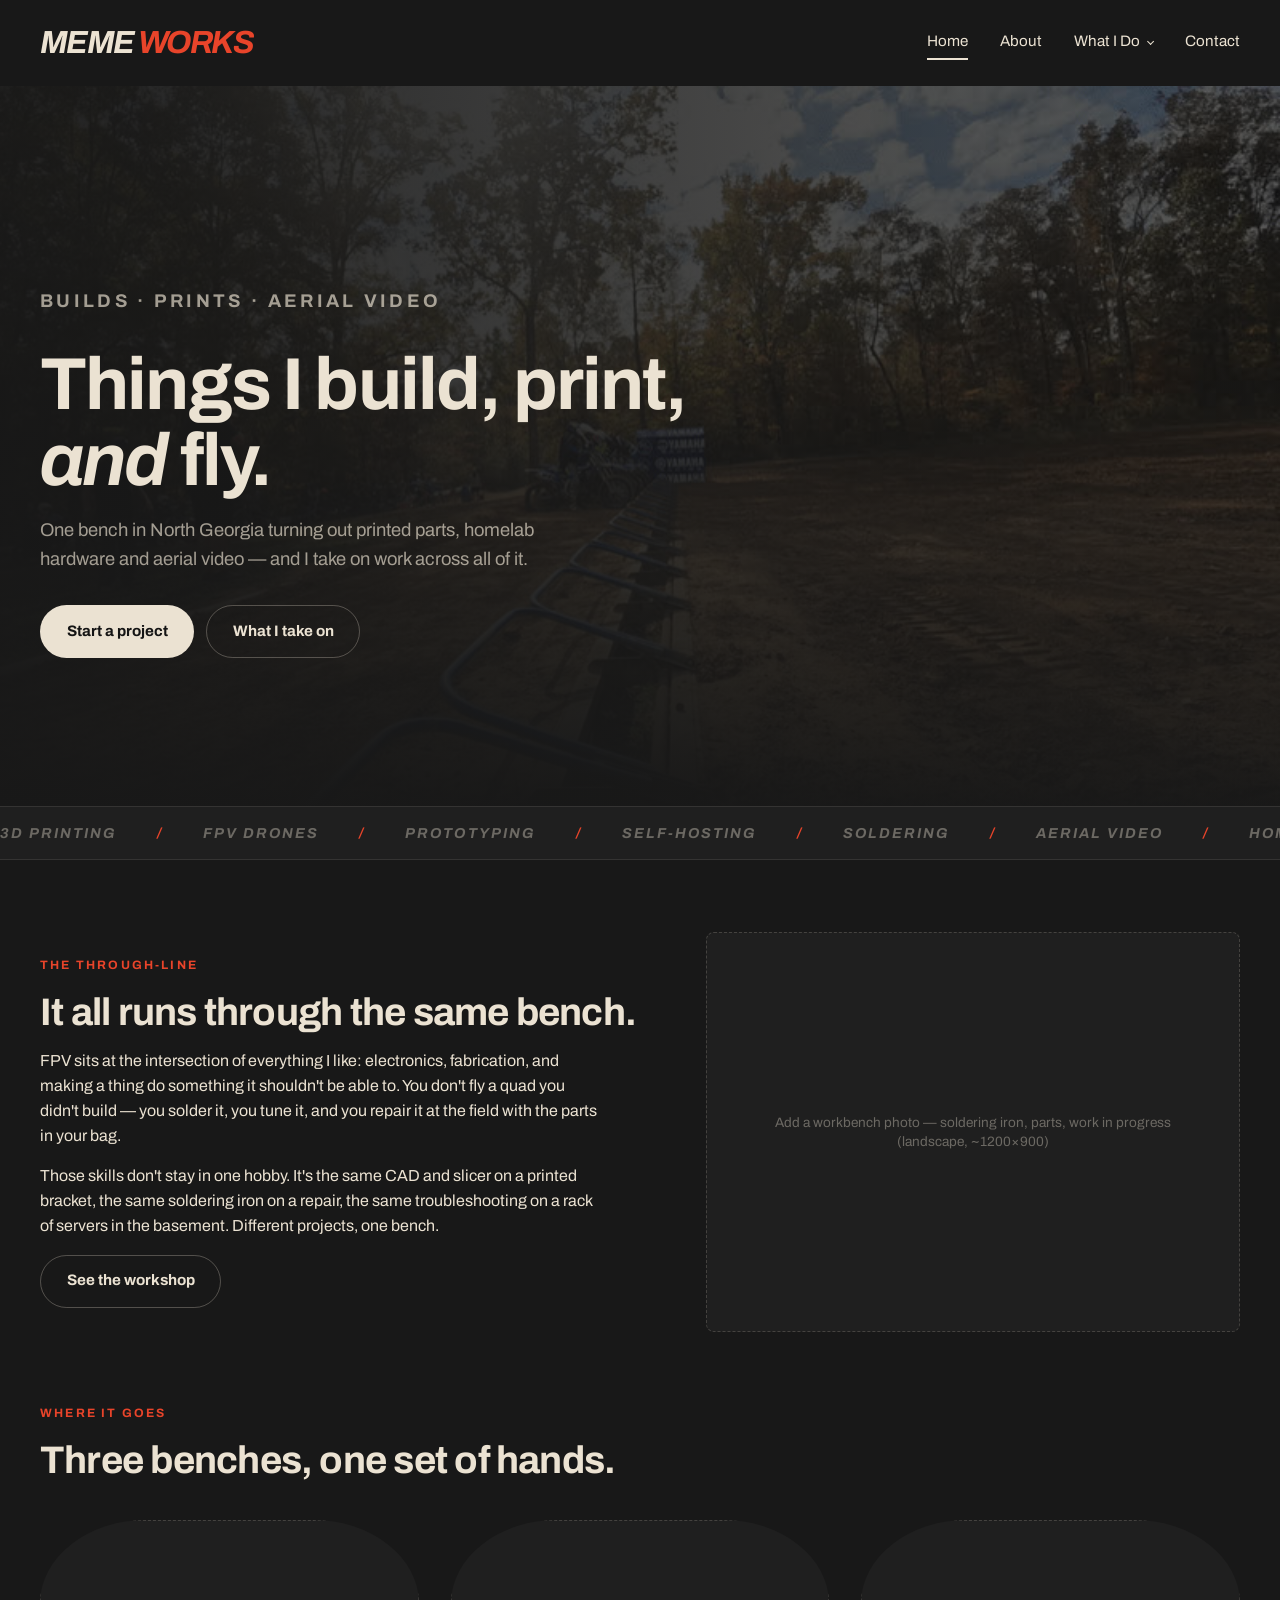
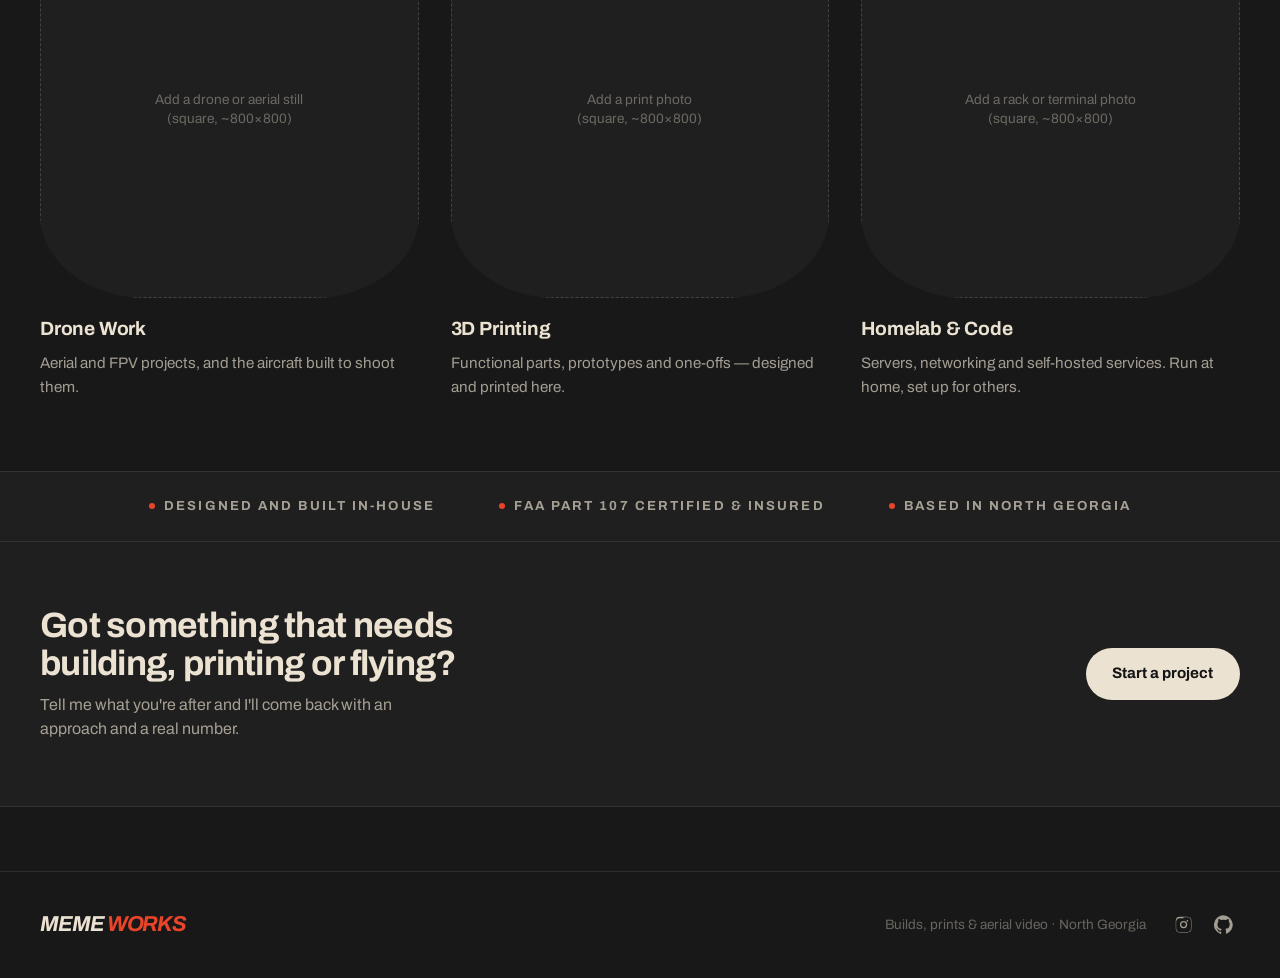
<file: index.html>
<!DOCTYPE html>
<html lang="en">
<head>
  <meta charset="UTF-8">
  <meta name="viewport" content="width=device-width, initial-scale=1.0">
  <title>Meme Works — builds, 3D printing and aerial video in North Georgia</title>
  <meta name="description" content="Custom builds, 3D printing and prototyping, homelab setup and FPV aerial video. One workshop in North Georgia. FAA Part 107 certified and commercially insured.">
  <link rel="canonical" href="https://memefpv.net/">
  <meta name="theme-color" content="#181818">

  <!-- Open Graph / social sharing -->
  <meta property="og:type" content="website">
  <meta property="og:site_name" content="Meme Works">
  <meta property="og:title" content="Meme Works — builds, 3D printing and aerial video in North Georgia">
  <meta property="og:description" content="Custom builds, 3D printing and prototyping, homelab setup and FPV aerial video. One workshop in North Georgia. FAA Part 107 certified and commercially insured.">
  <meta property="og:url" content="https://memefpv.net/">
  <meta property="og:image" content="https://memefpv.net/assets/og-default.jpg">
  <meta name="twitter:card" content="summary_large_image">

  <!-- Archivo from Google Fonts -->
  <link rel="preconnect" href="https://fonts.googleapis.com">
  <link rel="preconnect" href="https://fonts.gstatic.com" crossorigin>
  <link href="https://fonts.googleapis.com/css2?family=Archivo:ital,wght@0,400;0,700;1,400;1,700&display=swap" rel="stylesheet">

  <link rel="stylesheet" href="style.css">
  <link rel="icon" href="assets/favicon.svg" type="image/svg+xml">
  <link rel="apple-touch-icon" href="assets/apple-touch-icon.png">
</head>
<body>

  <a class="skip" href="#main">Skip to content</a>

  <header class="site-header">
    <a class="logo" href="index.html" aria-label="Meme Works — home">
      <span class="wordmark">MEME <span class="works">WORKS</span></span>
    </a>
    <button class="nav-toggle" id="nav-toggle" aria-expanded="false" aria-controls="site-nav" aria-label="Menu">
      <svg class="icon-open" viewBox="0 0 24 24" aria-hidden="true"><path d="M3 6h18M3 12h18M3 18h18"/></svg>
      <svg class="icon-close" viewBox="0 0 24 24" aria-hidden="true"><path d="M5 5l14 14M19 5L5 19"/></svg>
    </button>
<nav class="nav" id="site-nav" aria-label="Primary">
      <a href="index.html" aria-current="page">Home</a>
      <a href="about.html">About</a>
      <div class="nav-group">
        <a href="what-i-do.html">What I Do</a>
        <div class="nav-dropdown">
          <a href="drone-work.html">Drone Work</a>
          <a href="3d-prints.html">3D Printing</a>
          <a href="homelab.html">Homelab &amp; Code</a>
        </div>
      </div>
      <a href="contact.html">Contact</a>
    </nav>
  </header>

  <main id="main">
    <section class="hero hero--video">
      <div class="hero-media">
        <video src="assets/hero.mp4" poster="assets/hero-poster.jpg" autoplay muted loop playsinline aria-hidden="true"></video>
      </div>
      <div class="hero-content">
        <p class="eyebrow">Builds · prints · aerial video</p>
        <h1>Things I build, print, <em>and</em> fly.</h1>
        <p>One bench in North Georgia turning out printed parts, homelab hardware and aerial video — and I take on work across all of it.</p>
        <div class="btn-row">
          <a class="btn" href="contact.html">Start a project</a>
          <a class="btn btn--ghost" href="what-i-do.html">What I take on</a>
        </div>
      </div>
    </section>

    <div class="marquee" aria-hidden="true">
      <div class="marquee-track"><span>3D PRINTING</span><span class="dot">/</span><span>FPV DRONES</span><span class="dot">/</span><span>PROTOTYPING</span><span class="dot">/</span><span>SELF-HOSTING</span><span class="dot">/</span><span>SOLDERING</span><span class="dot">/</span><span>AERIAL VIDEO</span><span class="dot">/</span><span>HOMELAB</span><span class="dot">/</span><span>3D PRINTING</span><span class="dot">/</span><span>FPV DRONES</span><span class="dot">/</span><span>PROTOTYPING</span><span class="dot">/</span><span>SELF-HOSTING</span><span class="dot">/</span><span>SOLDERING</span><span class="dot">/</span><span>AERIAL VIDEO</span><span class="dot">/</span><span>HOMELAB</span><span class="dot">/</span><span>3D PRINTING</span><span class="dot">/</span><span>FPV DRONES</span><span class="dot">/</span><span>PROTOTYPING</span><span class="dot">/</span><span>SELF-HOSTING</span><span class="dot">/</span><span>SOLDERING</span><span class="dot">/</span><span>AERIAL VIDEO</span><span class="dot">/</span><span>HOMELAB</span><span class="dot">/</span><span>3D PRINTING</span><span class="dot">/</span><span>FPV DRONES</span><span class="dot">/</span><span>PROTOTYPING</span><span class="dot">/</span><span>SELF-HOSTING</span><span class="dot">/</span><span>SOLDERING</span><span class="dot">/</span><span>AERIAL VIDEO</span><span class="dot">/</span><span>HOMELAB</span><span class="dot">/</span></div>
    </div>

    <section class="section">
      <div class="row-2col">
        <div>
          <p class="eyebrow">The through-line</p>
          <h2>It all runs through the same bench.</h2>
          <p>FPV sits at the intersection of everything I like: electronics, fabrication, and making a thing do something it shouldn't be able to. You don't fly a quad you didn't build — you solder it, you tune it, and you repair it at the field with the parts in your bag.</p>
          <p>Those skills don't stay in one hobby. It's the same CAD and slicer on a printed bracket, the same soldering iron on a repair, the same troubleshooting on a rack of servers in the basement. Different projects, one bench.</p>
          <div class="btn-row">
            <a class="btn btn--ghost" href="workshop.html">See the workshop</a>
          </div>
        </div>
        <div class="row-2col__media">
          <div class="placeholder" style="aspect-ratio: 4 / 3;">Add a workbench photo — soldering iron, parts, work in progress<br>(landscape, ~1200&times;900)</div>
        </div>
      </div>
    </section>

    <section class="section">
      <div class="section-head">
        <p class="eyebrow">Where it goes</p>
        <h2>Three benches, one set of hands.</h2>
      </div>
      <div class="grid-3">
        <a class="card card-link" href="drone-work.html">
          <div class="squircle">
            <div class="placeholder" style="aspect-ratio: 1 / 1;">Add a drone or aerial still<br>(square, ~800&times;800)</div>
          </div>
          <h3>Drone Work</h3>
          <p>Aerial and FPV projects, and the aircraft built to shoot them.</p>
        </a>
        <a class="card card-link" href="3d-prints.html">
          <div class="squircle">
            <div class="placeholder" style="aspect-ratio: 1 / 1;">Add a print photo<br>(square, ~800&times;800)</div>
          </div>
          <h3>3D Printing</h3>
          <p>Functional parts, prototypes and one-offs — designed and printed here.</p>
        </a>
        <a class="card card-link" href="homelab.html">
          <div class="squircle">
            <div class="placeholder" style="aspect-ratio: 1 / 1;">Add a rack or terminal photo<br>(square, ~800&times;800)</div>
          </div>
          <h3>Homelab &amp; Code</h3>
          <p>Servers, networking and self-hosted services. Run at home, set up for others.</p>
        </a>
      </div>
    </section>

    <div class="creds">
      <ul>
        <li>Designed and built in-house</li>
        <li>FAA Part 107 certified &amp; insured</li>
        <li>Based in North Georgia</li>
      </ul>
    </div>

  <section class="cta-band">
    <div class="inner">
      <div>
        <h2>Got something that needs building, printing or flying?</h2>
        <p>Tell me what you're after and I'll come back with an approach and a real number.</p>
      </div>
      <a class="btn" href="contact.html">Start a project</a>
    </div>
  </section>
  </main>

  <footer class="site-footer">
    <a class="logo" href="index.html" aria-label="Meme Works — home">
      <span class="wordmark">MEME <span class="works">WORKS</span></span>
    </a>
    <div class="footer-right">
      <span class="footer-meta">Builds, prints &amp; aerial video · North Georgia</span>
      <div class="social">
        <a href="https://www.instagram.com/memefpv/" target="_blank" rel="noopener" aria-label="MemeFPV on Instagram"><svg viewBox="0 0 24 24" aria-hidden="true"><path d="M12 2.2c3.2 0 3.6 0 4.85.07 1.17.05 1.8.25 2.23.41.56.22.96.48 1.38.9.42.42.68.82.9 1.38.16.42.36 1.06.41 2.23.06 1.25.07 1.65.07 4.85s0 3.6-.07 4.85c-.05 1.17-.25 1.8-.41 2.23a3.7 3.7 0 0 1-.9 1.38 3.7 3.7 0 0 1-1.38.9c-.42.16-1.06.36-2.23.41-1.25.06-1.65.07-4.85.07s-3.6 0-4.85-.07c-1.17-.05-1.8-.25-2.23-.41a3.7 3.7 0 0 1-1.38-.9 3.7 3.7 0 0 1-.9-1.38c-.16-.42-.36-1.06-.41-2.23C2.2 15.6 2.2 15.2 2.2 12s0-3.6.07-4.85c.05-1.17.25-1.8.41-2.23a3.7 3.7 0 0 1 .9-1.38 3.7 3.7 0 0 1 1.38-.9c.42-.16 1.06-.36 2.23-.41C8.4 2.2 8.8 2.2 12 2.2zm0 1.95c-3.13 0-3.51 0-4.74.07-1.06.05-1.64.22-2.02.37-.51.2-.87.43-1.25.81-.38.38-.61.74-.81 1.25-.15.38-.32.96-.37 2.02C2.74 8.49 2.7 8.87 2.7 12s.04 3.51.11 4.74c.05 1.06.22 1.64.37 2.02.2.51.43.87.81 1.25.38.38.74.61 1.25.81.38.15.96.32 2.02.37 1.23.07 1.61.07 4.74.07s3.51 0 4.74-.07c1.06-.05 1.64-.22 2.02-.37.51-.2.87-.43 1.25-.81.38-.38.61-.74.81-1.25.15-.38.32-.96.37-2.02.07-1.23.07-1.61.07-4.74s0-3.51-.07-4.74c-.05-1.06-.22-1.64-.37-2.02a3.32 3.32 0 0 0-.81-1.25 3.32 3.32 0 0 0-1.25-.81c-.38-.15-.96-.32-2.02-.37-1.23-.07-1.61-.07-4.74-.07zm0 3.32a4.53 4.53 0 1 1 0 9.06 4.53 4.53 0 0 1 0-9.06zm0 7.48a2.95 2.95 0 1 0 0-5.9 2.95 2.95 0 0 0 0 5.9zm5.77-7.66a1.06 1.06 0 1 1-2.12 0 1.06 1.06 0 0 1 2.12 0z"/></svg></a>
        <a href="https://github.com/miikememe" target="_blank" rel="noopener" aria-label="Mike on GitHub"><svg viewBox="0 0 24 24" aria-hidden="true"><path d="M12 .3a12 12 0 0 0-3.8 23.38c.6.12.83-.26.83-.57L9 20.86c-3.34.72-4.04-1.61-4.04-1.61-.55-1.39-1.34-1.76-1.34-1.76-1.08-.74.09-.73.09-.73 1.2.09 1.83 1.24 1.83 1.24 1.07 1.83 2.81 1.3 3.5 1 .1-.78.42-1.31.76-1.61-2.67-.3-5.47-1.33-5.47-5.93 0-1.31.47-2.38 1.24-3.22-.13-.3-.54-1.52.11-3.18 0 0 1-.32 3.3 1.23a11.5 11.5 0 0 1 6 0c2.28-1.55 3.29-1.23 3.29-1.23.66 1.66.24 2.88.12 3.18a4.65 4.65 0 0 1 1.23 3.22c0 4.61-2.8 5.63-5.48 5.92.43.37.81 1.1.81 2.22l-.01 3.29c0 .31.2.69.82.57A12 12 0 0 0 12 .3"/></svg></a>
      </div>
    </div>
  </footer>

  <script src="site.js" defer></script>
</body>
</html>
</file>
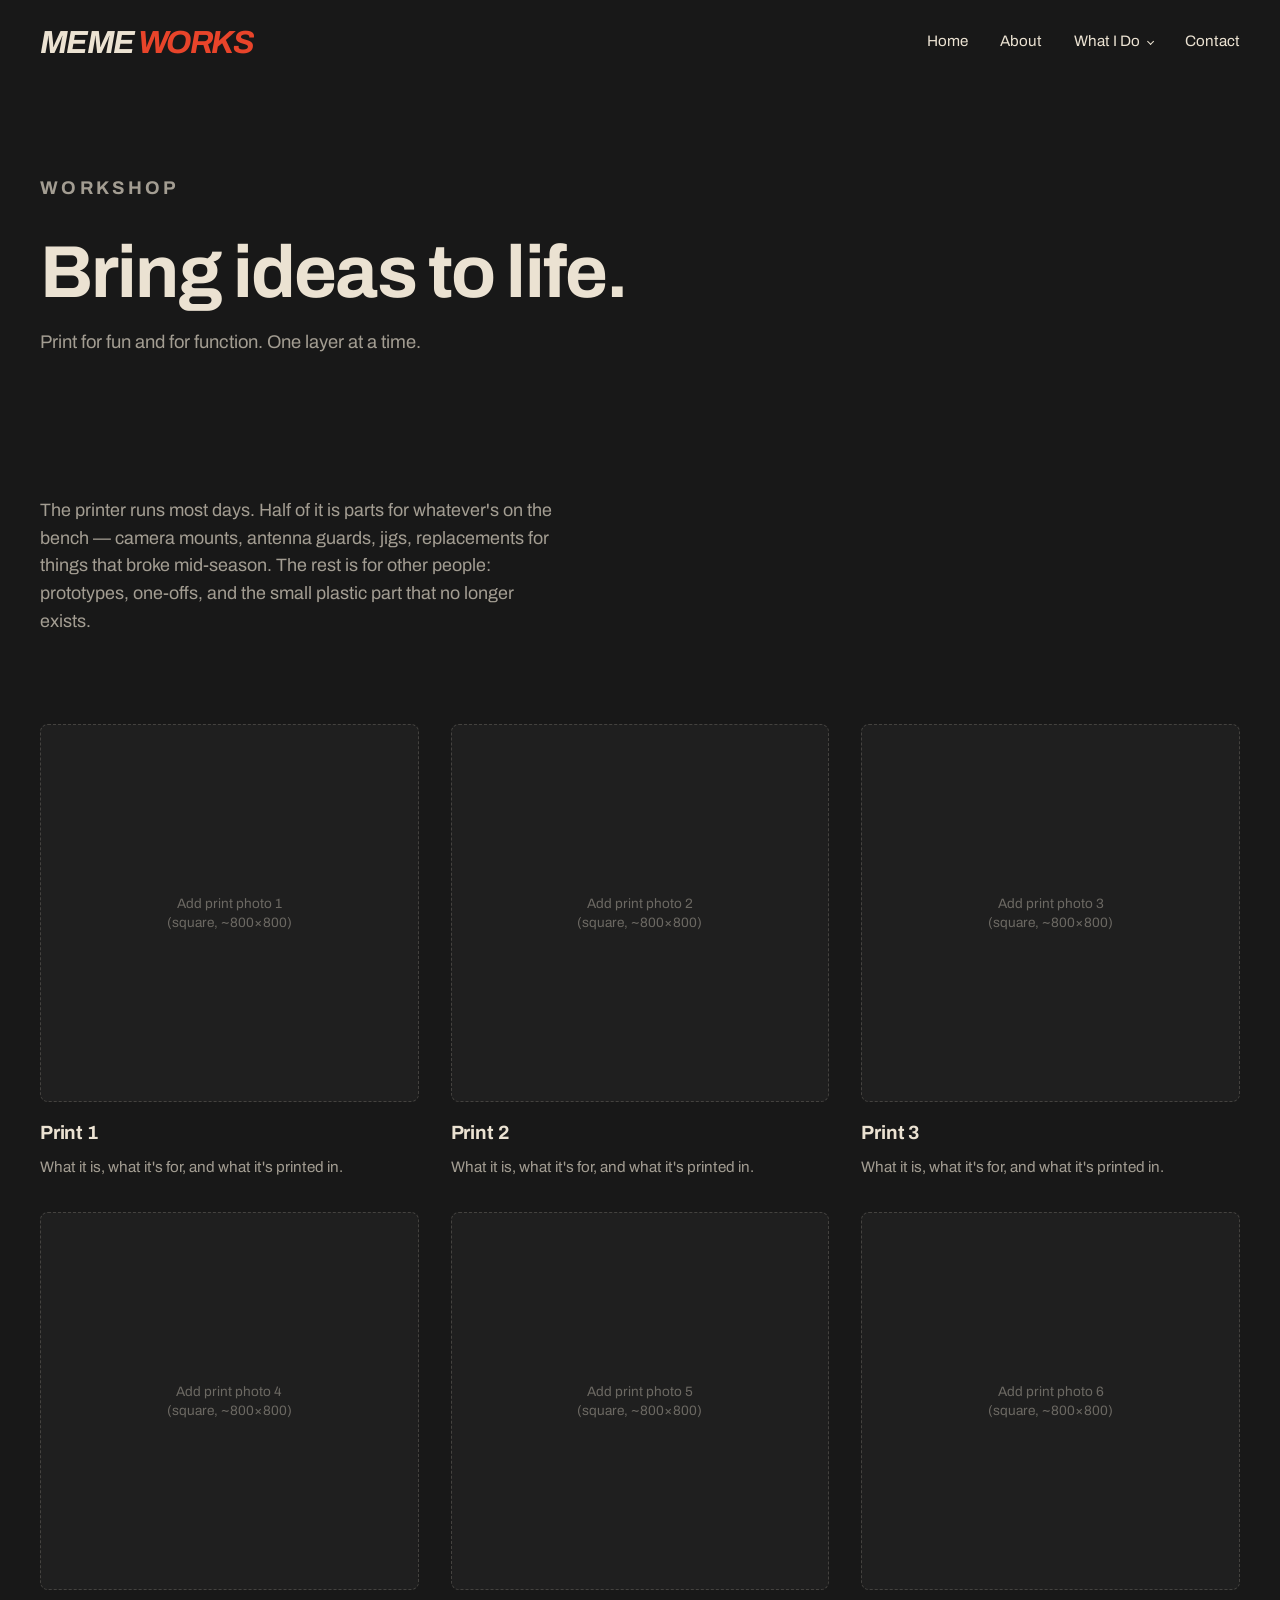
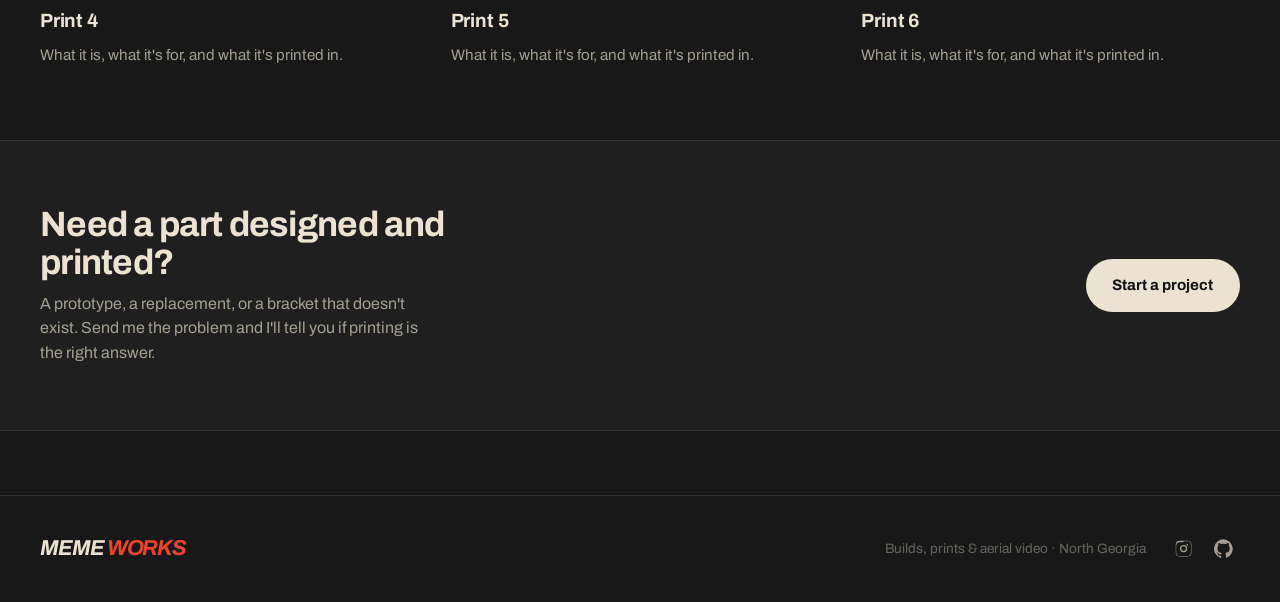
<file: 3d-prints.html>
<!DOCTYPE html>
<html lang="en">
<head>
  <meta charset="UTF-8">
  <meta name="viewport" content="width=device-width, initial-scale=1.0">
  <title>3D Printing — Meme Works</title>
  <meta name="description" content="Functional 3D printing and prototyping: drone and RC parts, mounts, jigs, enclosures and one-off replacements, designed and printed in North Georgia.">
  <link rel="canonical" href="https://memefpv.net/3d-prints.html">
  <meta name="theme-color" content="#181818">

  <!-- Open Graph / social sharing -->
  <meta property="og:type" content="website">
  <meta property="og:site_name" content="Meme Works">
  <meta property="og:title" content="3D Printing — Meme Works">
  <meta property="og:description" content="Functional 3D printing and prototyping: drone and RC parts, mounts, jigs, enclosures and one-off replacements, designed and printed in North Georgia.">
  <meta property="og:url" content="https://memefpv.net/3d-prints.html">
  <meta property="og:image" content="https://memefpv.net/assets/og-default.jpg">
  <meta name="twitter:card" content="summary_large_image">

  <!-- Archivo from Google Fonts -->
  <link rel="preconnect" href="https://fonts.googleapis.com">
  <link rel="preconnect" href="https://fonts.gstatic.com" crossorigin>
  <link href="https://fonts.googleapis.com/css2?family=Archivo:ital,wght@0,400;0,700;1,400;1,700&display=swap" rel="stylesheet">

  <link rel="stylesheet" href="style.css">
  <link rel="icon" href="assets/favicon.svg" type="image/svg+xml">
  <link rel="apple-touch-icon" href="assets/apple-touch-icon.png">
</head>
<body>

  <a class="skip" href="#main">Skip to content</a>

  <header class="site-header">
    <a class="logo" href="index.html" aria-label="Meme Works — home">
      <span class="wordmark">MEME <span class="works">WORKS</span></span>
    </a>
    <button class="nav-toggle" id="nav-toggle" aria-expanded="false" aria-controls="site-nav" aria-label="Menu">
      <svg class="icon-open" viewBox="0 0 24 24" aria-hidden="true"><path d="M3 6h18M3 12h18M3 18h18"/></svg>
      <svg class="icon-close" viewBox="0 0 24 24" aria-hidden="true"><path d="M5 5l14 14M19 5L5 19"/></svg>
    </button>
<nav class="nav" id="site-nav" aria-label="Primary">
      <a href="index.html">Home</a>
      <a href="about.html">About</a>
      <div class="nav-group">
        <a href="what-i-do.html">What I Do</a>
        <div class="nav-dropdown">
          <a href="drone-work.html">Drone Work</a>
          <a href="3d-prints.html" aria-current="page">3D Printing</a>
          <a href="homelab.html">Homelab &amp; Code</a>
        </div>
      </div>
      <a href="contact.html">Contact</a>
    </nav>
  </header>

  <main id="main">
    <section class="hero">
      <p class="eyebrow">Workshop</p>
      <h1>Bring ideas to life.</h1>
      <p>Print for fun and for function. One layer at a time.</p>
    </section>

    <section class="section">
      <p class="lead">The printer runs most days. Half of it is parts for whatever's on the bench — camera mounts, antenna guards, jigs, replacements for things that broke mid-season. The rest is for other people: prototypes, one-offs, and the small plastic part that no longer exists.</p>
    </section>

    <section class="section">
      <div class="grid-3">
        <div class="card">
          <div class="placeholder" style="aspect-ratio: 1 / 1;">Add print photo 1<br>(square, ~800&times;800)</div>
          <h3>Print 1</h3>
          <p>What it is, what it's for, and what it's printed in.</p>
        </div>
        <div class="card">
          <div class="placeholder" style="aspect-ratio: 1 / 1;">Add print photo 2<br>(square, ~800&times;800)</div>
          <h3>Print 2</h3>
          <p>What it is, what it's for, and what it's printed in.</p>
        </div>
        <div class="card">
          <div class="placeholder" style="aspect-ratio: 1 / 1;">Add print photo 3<br>(square, ~800&times;800)</div>
          <h3>Print 3</h3>
          <p>What it is, what it's for, and what it's printed in.</p>
        </div>
        <div class="card">
          <div class="placeholder" style="aspect-ratio: 1 / 1;">Add print photo 4<br>(square, ~800&times;800)</div>
          <h3>Print 4</h3>
          <p>What it is, what it's for, and what it's printed in.</p>
        </div>
        <div class="card">
          <div class="placeholder" style="aspect-ratio: 1 / 1;">Add print photo 5<br>(square, ~800&times;800)</div>
          <h3>Print 5</h3>
          <p>What it is, what it's for, and what it's printed in.</p>
        </div>
        <div class="card">
          <div class="placeholder" style="aspect-ratio: 1 / 1;">Add print photo 6<br>(square, ~800&times;800)</div>
          <h3>Print 6</h3>
          <p>What it is, what it's for, and what it's printed in.</p>
        </div>
      </div>
    </section>

  <section class="cta-band">
    <div class="inner">
      <div>
        <h2>Need a part designed and printed?</h2>
        <p>A prototype, a replacement, or a bracket that doesn't exist. Send me the problem and I'll tell you if printing is the right answer.</p>
      </div>
      <a class="btn" href="contact.html">Start a project</a>
    </div>
  </section>
  </main>

  <footer class="site-footer">
    <a class="logo" href="index.html" aria-label="Meme Works — home">
      <span class="wordmark">MEME <span class="works">WORKS</span></span>
    </a>
    <div class="footer-right">
      <span class="footer-meta">Builds, prints &amp; aerial video · North Georgia</span>
      <div class="social">
        <a href="https://www.instagram.com/memefpv/" target="_blank" rel="noopener" aria-label="MemeFPV on Instagram"><svg viewBox="0 0 24 24" aria-hidden="true"><path d="M12 2.2c3.2 0 3.6 0 4.85.07 1.17.05 1.8.25 2.23.41.56.22.96.48 1.38.9.42.42.68.82.9 1.38.16.42.36 1.06.41 2.23.06 1.25.07 1.65.07 4.85s0 3.6-.07 4.85c-.05 1.17-.25 1.8-.41 2.23a3.7 3.7 0 0 1-.9 1.38 3.7 3.7 0 0 1-1.38.9c-.42.16-1.06.36-2.23.41-1.25.06-1.65.07-4.85.07s-3.6 0-4.85-.07c-1.17-.05-1.8-.25-2.23-.41a3.7 3.7 0 0 1-1.38-.9 3.7 3.7 0 0 1-.9-1.38c-.16-.42-.36-1.06-.41-2.23C2.2 15.6 2.2 15.2 2.2 12s0-3.6.07-4.85c.05-1.17.25-1.8.41-2.23a3.7 3.7 0 0 1 .9-1.38 3.7 3.7 0 0 1 1.38-.9c.42-.16 1.06-.36 2.23-.41C8.4 2.2 8.8 2.2 12 2.2zm0 1.95c-3.13 0-3.51 0-4.74.07-1.06.05-1.64.22-2.02.37-.51.2-.87.43-1.25.81-.38.38-.61.74-.81 1.25-.15.38-.32.96-.37 2.02C2.74 8.49 2.7 8.87 2.7 12s.04 3.51.11 4.74c.05 1.06.22 1.64.37 2.02.2.51.43.87.81 1.25.38.38.74.61 1.25.81.38.15.96.32 2.02.37 1.23.07 1.61.07 4.74.07s3.51 0 4.74-.07c1.06-.05 1.64-.22 2.02-.37.51-.2.87-.43 1.25-.81.38-.38.61-.74.81-1.25.15-.38.32-.96.37-2.02.07-1.23.07-1.61.07-4.74s0-3.51-.07-4.74c-.05-1.06-.22-1.64-.37-2.02a3.32 3.32 0 0 0-.81-1.25 3.32 3.32 0 0 0-1.25-.81c-.38-.15-.96-.32-2.02-.37-1.23-.07-1.61-.07-4.74-.07zm0 3.32a4.53 4.53 0 1 1 0 9.06 4.53 4.53 0 0 1 0-9.06zm0 7.48a2.95 2.95 0 1 0 0-5.9 2.95 2.95 0 0 0 0 5.9zm5.77-7.66a1.06 1.06 0 1 1-2.12 0 1.06 1.06 0 0 1 2.12 0z"/></svg></a>
        <a href="https://github.com/miikememe" target="_blank" rel="noopener" aria-label="Mike on GitHub"><svg viewBox="0 0 24 24" aria-hidden="true"><path d="M12 .3a12 12 0 0 0-3.8 23.38c.6.12.83-.26.83-.57L9 20.86c-3.34.72-4.04-1.61-4.04-1.61-.55-1.39-1.34-1.76-1.34-1.76-1.08-.74.09-.73.09-.73 1.2.09 1.83 1.24 1.83 1.24 1.07 1.83 2.81 1.3 3.5 1 .1-.78.42-1.31.76-1.61-2.67-.3-5.47-1.33-5.47-5.93 0-1.31.47-2.38 1.24-3.22-.13-.3-.54-1.52.11-3.18 0 0 1-.32 3.3 1.23a11.5 11.5 0 0 1 6 0c2.28-1.55 3.29-1.23 3.29-1.23.66 1.66.24 2.88.12 3.18a4.65 4.65 0 0 1 1.23 3.22c0 4.61-2.8 5.63-5.48 5.92.43.37.81 1.1.81 2.22l-.01 3.29c0 .31.2.69.82.57A12 12 0 0 0 12 .3"/></svg></a>
      </div>
    </div>
  </footer>

  <script src="site.js" defer></script>
</body>
</html>
</file>
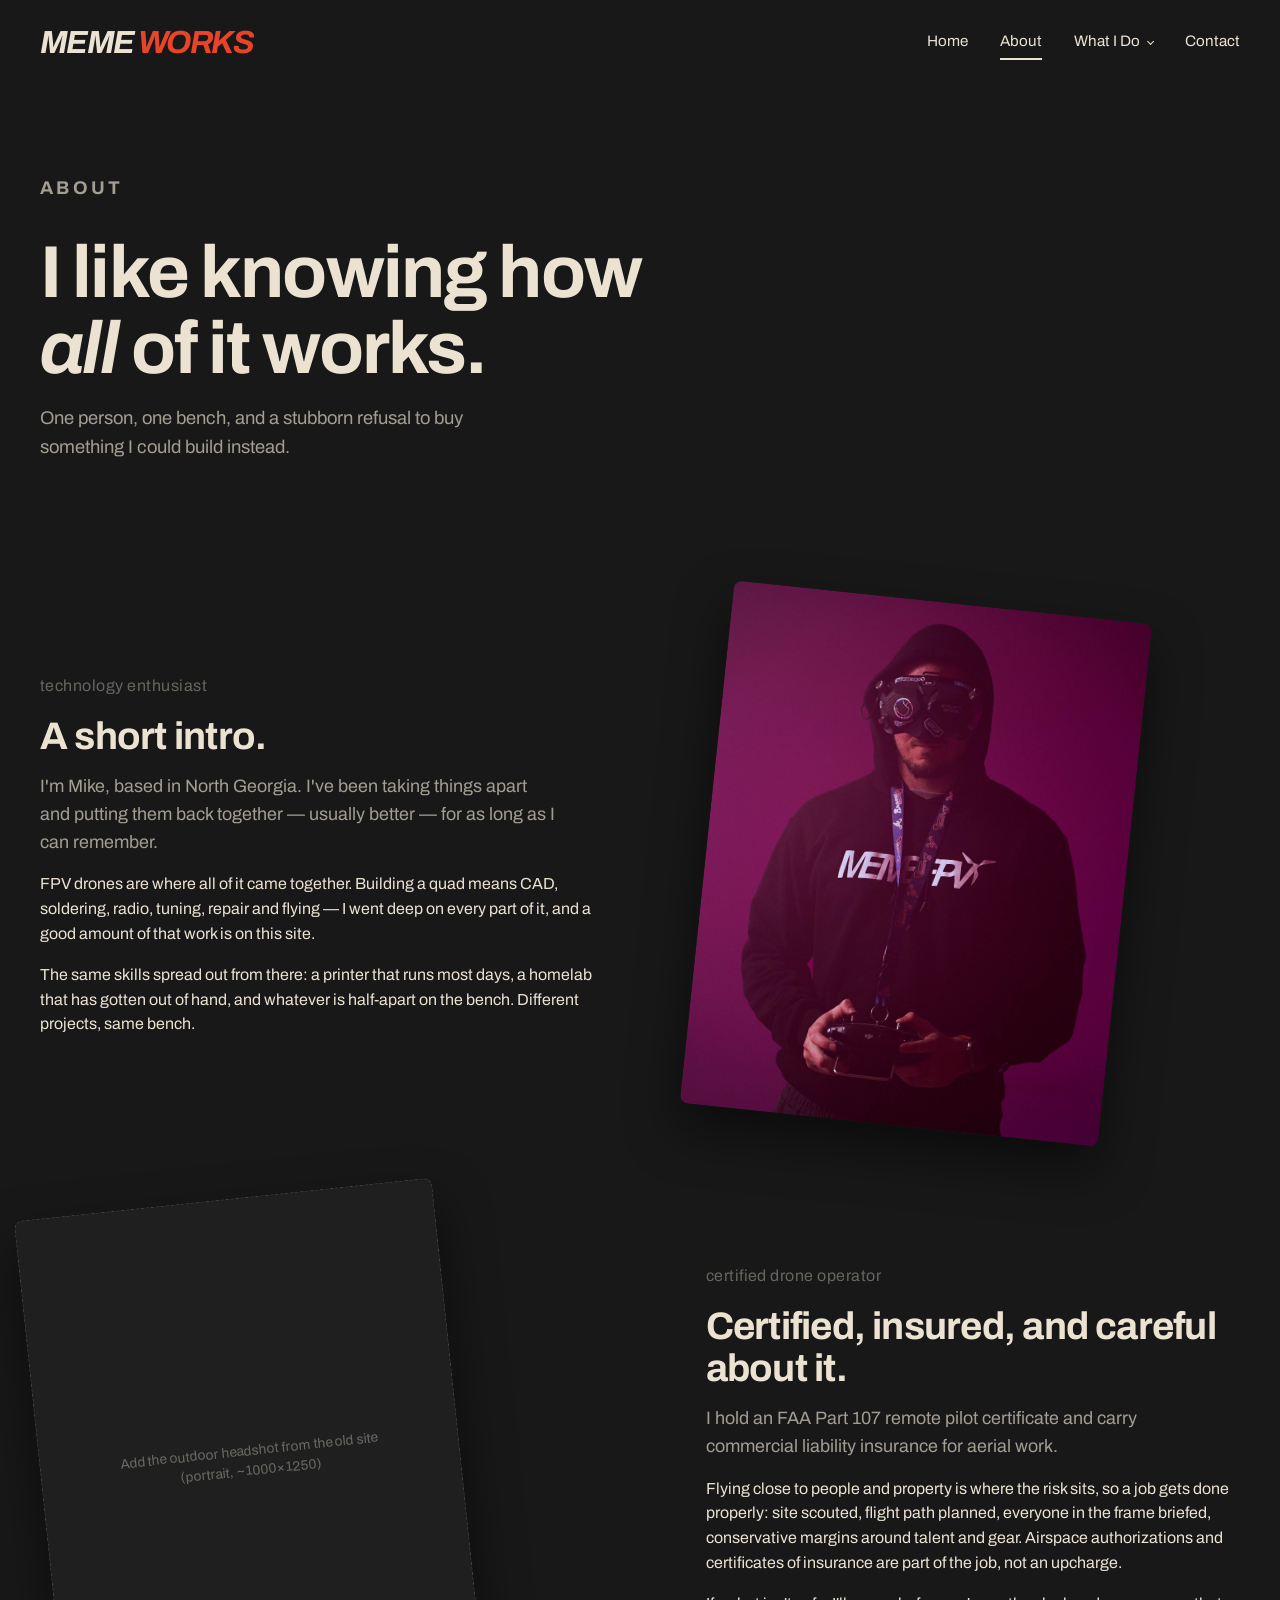
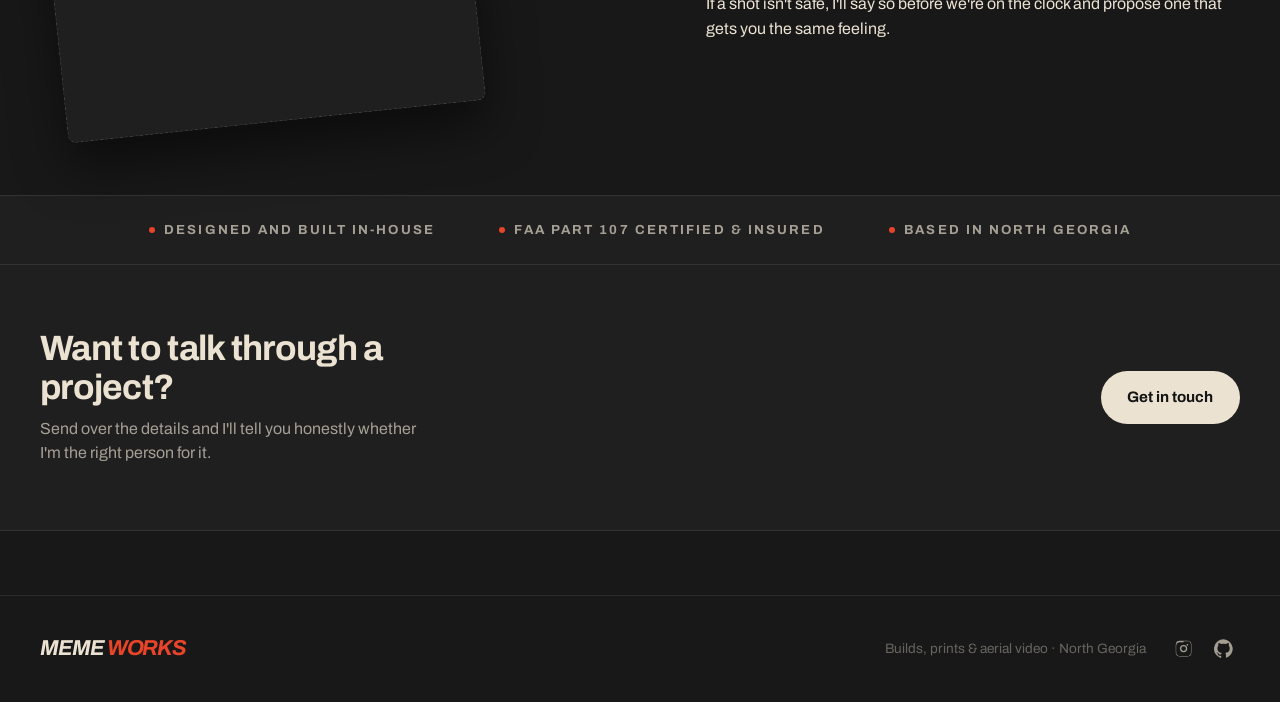
<file: about.html>
<!DOCTYPE html>
<html lang="en">
<head>
  <meta charset="UTF-8">
  <meta name="viewport" content="width=device-width, initial-scale=1.0">
  <title>About — Meme Works</title>
  <meta name="description" content="Mike builds, prints and flies things out of North Georgia. FAA Part 107 certified and commercially insured for aerial work.">
  <link rel="canonical" href="https://memefpv.net/about.html">
  <meta name="theme-color" content="#181818">

  <!-- Open Graph / social sharing -->
  <meta property="og:type" content="website">
  <meta property="og:site_name" content="Meme Works">
  <meta property="og:title" content="About — Meme Works">
  <meta property="og:description" content="Mike builds, prints and flies things out of North Georgia. FAA Part 107 certified and commercially insured for aerial work.">
  <meta property="og:url" content="https://memefpv.net/about.html">
  <meta property="og:image" content="https://memefpv.net/assets/og-default.jpg">
  <meta name="twitter:card" content="summary_large_image">

  <!-- Archivo from Google Fonts -->
  <link rel="preconnect" href="https://fonts.googleapis.com">
  <link rel="preconnect" href="https://fonts.gstatic.com" crossorigin>
  <link href="https://fonts.googleapis.com/css2?family=Archivo:ital,wght@0,400;0,700;1,400;1,700&display=swap" rel="stylesheet">

  <link rel="stylesheet" href="style.css">
  <link rel="icon" href="assets/favicon.svg" type="image/svg+xml">
  <link rel="apple-touch-icon" href="assets/apple-touch-icon.png">
</head>
<body>

  <a class="skip" href="#main">Skip to content</a>

  <header class="site-header">
    <a class="logo" href="index.html" aria-label="Meme Works — home">
      <span class="wordmark">MEME <span class="works">WORKS</span></span>
    </a>
    <button class="nav-toggle" id="nav-toggle" aria-expanded="false" aria-controls="site-nav" aria-label="Menu">
      <svg class="icon-open" viewBox="0 0 24 24" aria-hidden="true"><path d="M3 6h18M3 12h18M3 18h18"/></svg>
      <svg class="icon-close" viewBox="0 0 24 24" aria-hidden="true"><path d="M5 5l14 14M19 5L5 19"/></svg>
    </button>
<nav class="nav" id="site-nav" aria-label="Primary">
      <a href="index.html">Home</a>
      <a href="about.html" aria-current="page">About</a>
      <div class="nav-group">
        <a href="what-i-do.html">What I Do</a>
        <div class="nav-dropdown">
          <a href="drone-work.html">Drone Work</a>
          <a href="3d-prints.html">3D Printing</a>
          <a href="homelab.html">Homelab &amp; Code</a>
        </div>
      </div>
      <a href="contact.html">Contact</a>
    </nav>
  </header>

  <main id="main">
    <section class="hero">
      <p class="eyebrow">About</p>
      <h1>I like knowing how <em>all</em> of it works.</h1>
      <p>One person, one bench, and a stubborn refusal to buy something I could build instead.</p>
    </section>

    <section class="section">
      <div class="row-2col">
        <div>
          <p class="subhead">technology enthusiast</p>
          <h2>A short intro.</h2>
          <p class="lead">I'm Mike, based in North Georgia. I've been taking things apart and putting them back together — usually better — for as long as I can remember.</p>
          <p>FPV drones are where all of it came together. Building a quad means CAD, soldering, radio, tuning, repair and flying — I went deep on every part of it, and a good amount of that work is on this site.</p>
          <p>The same skills spread out from there: a printer that runs most days, a homelab that has gotten out of hand, and whatever is half-apart on the bench. Different projects, same bench.</p>
        </div>
        <div class="row-2col__media">
          <div class="tilt">
            <img src="assets/portrait.jpg" alt="Mike in a MemeFPV hoodie wearing FPV goggles and holding a controller" width="1000" height="1250">
          </div>
        </div>
      </div>
    </section>

    <section class="section">
      <div class="row-2col reverse">
        <div>
          <p class="subhead">certified drone operator</p>
          <h2>Certified, insured, and careful about it.</h2>
          <p class="lead">I hold an FAA Part 107 remote pilot certificate and carry commercial liability insurance for aerial work.</p>
          <p>Flying close to people and property is where the risk sits, so a job gets done properly: site scouted, flight path planned, everyone in the frame briefed, conservative margins around talent and gear. Airspace authorizations and certificates of insurance are part of the job, not an upcharge.</p>
          <p>If a shot isn't safe, I'll say so before we're on the clock and propose one that gets you the same feeling.</p>
        </div>
        <div class="row-2col__media">
          <div class="tilt tilt-left">
            <div class="placeholder" style="aspect-ratio: 4 / 5;">Add the outdoor headshot from the old site<br>(portrait, ~1000&times;1250)</div>
          </div>
        </div>
      </div>
    </section>

    <div class="creds">
      <ul>
        <li>Designed and built in-house</li>
        <li>FAA Part 107 certified &amp; insured</li>
        <li>Based in North Georgia</li>
      </ul>
    </div>

  <section class="cta-band">
    <div class="inner">
      <div>
        <h2>Want to talk through a project?</h2>
        <p>Send over the details and I'll tell you honestly whether I'm the right person for it.</p>
      </div>
      <a class="btn" href="contact.html">Get in touch</a>
    </div>
  </section>
  </main>

  <footer class="site-footer">
    <a class="logo" href="index.html" aria-label="Meme Works — home">
      <span class="wordmark">MEME <span class="works">WORKS</span></span>
    </a>
    <div class="footer-right">
      <span class="footer-meta">Builds, prints &amp; aerial video · North Georgia</span>
      <div class="social">
        <a href="https://www.instagram.com/memefpv/" target="_blank" rel="noopener" aria-label="MemeFPV on Instagram"><svg viewBox="0 0 24 24" aria-hidden="true"><path d="M12 2.2c3.2 0 3.6 0 4.85.07 1.17.05 1.8.25 2.23.41.56.22.96.48 1.38.9.42.42.68.82.9 1.38.16.42.36 1.06.41 2.23.06 1.25.07 1.65.07 4.85s0 3.6-.07 4.85c-.05 1.17-.25 1.8-.41 2.23a3.7 3.7 0 0 1-.9 1.38 3.7 3.7 0 0 1-1.38.9c-.42.16-1.06.36-2.23.41-1.25.06-1.65.07-4.85.07s-3.6 0-4.85-.07c-1.17-.05-1.8-.25-2.23-.41a3.7 3.7 0 0 1-1.38-.9 3.7 3.7 0 0 1-.9-1.38c-.16-.42-.36-1.06-.41-2.23C2.2 15.6 2.2 15.2 2.2 12s0-3.6.07-4.85c.05-1.17.25-1.8.41-2.23a3.7 3.7 0 0 1 .9-1.38 3.7 3.7 0 0 1 1.38-.9c.42-.16 1.06-.36 2.23-.41C8.4 2.2 8.8 2.2 12 2.2zm0 1.95c-3.13 0-3.51 0-4.74.07-1.06.05-1.64.22-2.02.37-.51.2-.87.43-1.25.81-.38.38-.61.74-.81 1.25-.15.38-.32.96-.37 2.02C2.74 8.49 2.7 8.87 2.7 12s.04 3.51.11 4.74c.05 1.06.22 1.64.37 2.02.2.51.43.87.81 1.25.38.38.74.61 1.25.81.38.15.96.32 2.02.37 1.23.07 1.61.07 4.74.07s3.51 0 4.74-.07c1.06-.05 1.64-.22 2.02-.37.51-.2.87-.43 1.25-.81.38-.38.61-.74.81-1.25.15-.38.32-.96.37-2.02.07-1.23.07-1.61.07-4.74s0-3.51-.07-4.74c-.05-1.06-.22-1.64-.37-2.02a3.32 3.32 0 0 0-.81-1.25 3.32 3.32 0 0 0-1.25-.81c-.38-.15-.96-.32-2.02-.37-1.23-.07-1.61-.07-4.74-.07zm0 3.32a4.53 4.53 0 1 1 0 9.06 4.53 4.53 0 0 1 0-9.06zm0 7.48a2.95 2.95 0 1 0 0-5.9 2.95 2.95 0 0 0 0 5.9zm5.77-7.66a1.06 1.06 0 1 1-2.12 0 1.06 1.06 0 0 1 2.12 0z"/></svg></a>
        <a href="https://github.com/miikememe" target="_blank" rel="noopener" aria-label="Mike on GitHub"><svg viewBox="0 0 24 24" aria-hidden="true"><path d="M12 .3a12 12 0 0 0-3.8 23.38c.6.12.83-.26.83-.57L9 20.86c-3.34.72-4.04-1.61-4.04-1.61-.55-1.39-1.34-1.76-1.34-1.76-1.08-.74.09-.73.09-.73 1.2.09 1.83 1.24 1.83 1.24 1.07 1.83 2.81 1.3 3.5 1 .1-.78.42-1.31.76-1.61-2.67-.3-5.47-1.33-5.47-5.93 0-1.31.47-2.38 1.24-3.22-.13-.3-.54-1.52.11-3.18 0 0 1-.32 3.3 1.23a11.5 11.5 0 0 1 6 0c2.28-1.55 3.29-1.23 3.29-1.23.66 1.66.24 2.88.12 3.18a4.65 4.65 0 0 1 1.23 3.22c0 4.61-2.8 5.63-5.48 5.92.43.37.81 1.1.81 2.22l-.01 3.29c0 .31.2.69.82.57A12 12 0 0 0 12 .3"/></svg></a>
      </div>
    </div>
  </footer>

  <script src="site.js" defer></script>
</body>
</html>
</file>
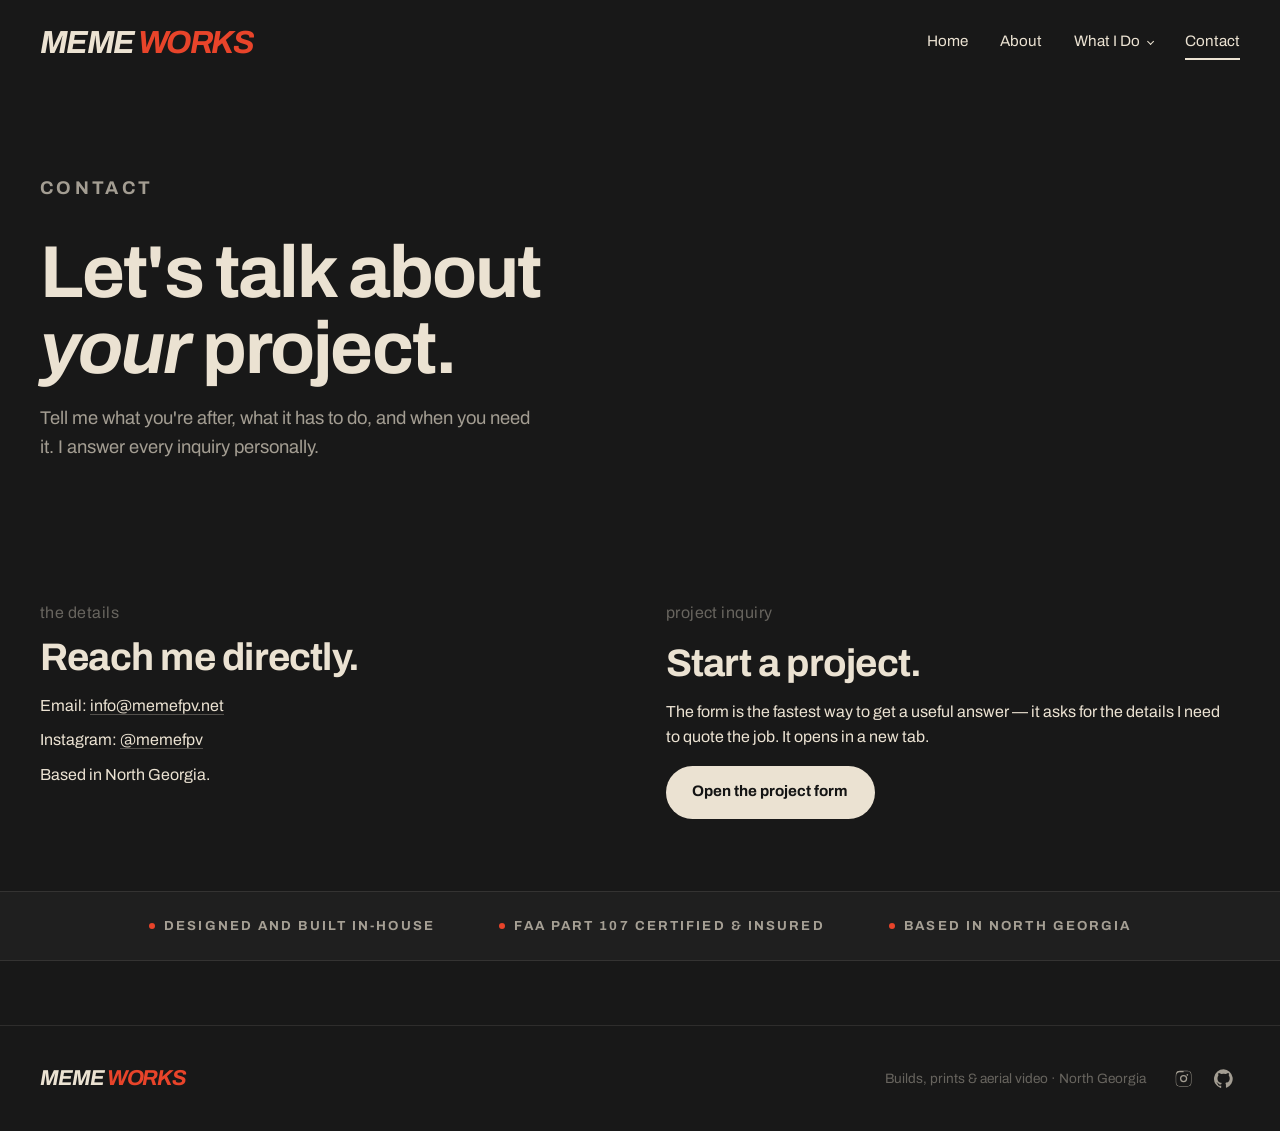
<file: contact.html>
<!DOCTYPE html>
<html lang="en">
<head>
  <meta charset="UTF-8">
  <meta name="viewport" content="width=device-width, initial-scale=1.0">
  <title>Contact — Meme Works</title>
  <meta name="description" content="Get in touch about builds, 3D printing, homelab setup or aerial video in North Georgia.">
  <link rel="canonical" href="https://memefpv.net/contact.html">
  <meta name="theme-color" content="#181818">

  <!-- Open Graph / social sharing -->
  <meta property="og:type" content="website">
  <meta property="og:site_name" content="Meme Works">
  <meta property="og:title" content="Contact — Meme Works">
  <meta property="og:description" content="Get in touch about builds, 3D printing, homelab setup or aerial video in North Georgia.">
  <meta property="og:url" content="https://memefpv.net/contact.html">
  <meta property="og:image" content="https://memefpv.net/assets/og-default.jpg">
  <meta name="twitter:card" content="summary_large_image">

  <!-- Archivo from Google Fonts -->
  <link rel="preconnect" href="https://fonts.googleapis.com">
  <link rel="preconnect" href="https://fonts.gstatic.com" crossorigin>
  <link href="https://fonts.googleapis.com/css2?family=Archivo:ital,wght@0,400;0,700;1,400;1,700&display=swap" rel="stylesheet">

  <link rel="stylesheet" href="style.css">
  <link rel="icon" href="assets/favicon.svg" type="image/svg+xml">
  <link rel="apple-touch-icon" href="assets/apple-touch-icon.png">
</head>
<body>

  <a class="skip" href="#main">Skip to content</a>

  <header class="site-header">
    <a class="logo" href="index.html" aria-label="Meme Works — home">
      <span class="wordmark">MEME <span class="works">WORKS</span></span>
    </a>
    <button class="nav-toggle" id="nav-toggle" aria-expanded="false" aria-controls="site-nav" aria-label="Menu">
      <svg class="icon-open" viewBox="0 0 24 24" aria-hidden="true"><path d="M3 6h18M3 12h18M3 18h18"/></svg>
      <svg class="icon-close" viewBox="0 0 24 24" aria-hidden="true"><path d="M5 5l14 14M19 5L5 19"/></svg>
    </button>
<nav class="nav" id="site-nav" aria-label="Primary">
      <a href="index.html">Home</a>
      <a href="about.html">About</a>
      <div class="nav-group">
        <a href="what-i-do.html">What I Do</a>
        <div class="nav-dropdown">
          <a href="drone-work.html">Drone Work</a>
          <a href="3d-prints.html">3D Printing</a>
          <a href="homelab.html">Homelab &amp; Code</a>
        </div>
      </div>
      <a href="contact.html" aria-current="page">Contact</a>
    </nav>
  </header>

  <main id="main">
    <section class="hero">
      <p class="eyebrow">Contact</p>
      <h1>Let's talk about <em>your</em> project.</h1>
      <p>Tell me what you're after, what it has to do, and when you need it. I answer every inquiry personally.</p>
    </section>

    <section class="section">
      <div class="contact-grid">
        <div class="contact-info">
          <p class="subhead">the details</p>
          <h2>Reach me directly.</h2>
          <p>Email: <a href="mailto:info@memefpv.net">info@memefpv.net</a></p>
          <p>Instagram: <a href="https://www.instagram.com/memefpv/" target="_blank" rel="noopener">@memefpv</a></p>
          <p>Based in North Georgia.</p>
        </div>
        <div>
          <p class="subhead">project inquiry</p>
          <h2>Start a project.</h2>
          <p>The form is the fastest way to get a useful answer — it asks for the details I need to quote the job. It opens in a new tab.</p>
          <a class="btn" href="https://forms.cloud.microsoft/Pages/ResponsePage.aspx?id=OgQpPxIA8068w319eiJRlzz_AjtRwnNLm9DaSPIR3SlUQzREQTRDSE1HQ1NPTUFFSUVJWENXWDNKMC4u" target="_blank" rel="noopener">Open the project form</a>
        </div>
      </div>
    </section>

    <div class="creds">
      <ul>
        <li>Designed and built in-house</li>
        <li>FAA Part 107 certified &amp; insured</li>
        <li>Based in North Georgia</li>
      </ul>
    </div>
  </main>

  <footer class="site-footer">
    <a class="logo" href="index.html" aria-label="Meme Works — home">
      <span class="wordmark">MEME <span class="works">WORKS</span></span>
    </a>
    <div class="footer-right">
      <span class="footer-meta">Builds, prints &amp; aerial video · North Georgia</span>
      <div class="social">
        <a href="https://www.instagram.com/memefpv/" target="_blank" rel="noopener" aria-label="MemeFPV on Instagram"><svg viewBox="0 0 24 24" aria-hidden="true"><path d="M12 2.2c3.2 0 3.6 0 4.85.07 1.17.05 1.8.25 2.23.41.56.22.96.48 1.38.9.42.42.68.82.9 1.38.16.42.36 1.06.41 2.23.06 1.25.07 1.65.07 4.85s0 3.6-.07 4.85c-.05 1.17-.25 1.8-.41 2.23a3.7 3.7 0 0 1-.9 1.38 3.7 3.7 0 0 1-1.38.9c-.42.16-1.06.36-2.23.41-1.25.06-1.65.07-4.85.07s-3.6 0-4.85-.07c-1.17-.05-1.8-.25-2.23-.41a3.7 3.7 0 0 1-1.38-.9 3.7 3.7 0 0 1-.9-1.38c-.16-.42-.36-1.06-.41-2.23C2.2 15.6 2.2 15.2 2.2 12s0-3.6.07-4.85c.05-1.17.25-1.8.41-2.23a3.7 3.7 0 0 1 .9-1.38 3.7 3.7 0 0 1 1.38-.9c.42-.16 1.06-.36 2.23-.41C8.4 2.2 8.8 2.2 12 2.2zm0 1.95c-3.13 0-3.51 0-4.74.07-1.06.05-1.64.22-2.02.37-.51.2-.87.43-1.25.81-.38.38-.61.74-.81 1.25-.15.38-.32.96-.37 2.02C2.74 8.49 2.7 8.87 2.7 12s.04 3.51.11 4.74c.05 1.06.22 1.64.37 2.02.2.51.43.87.81 1.25.38.38.74.61 1.25.81.38.15.96.32 2.02.37 1.23.07 1.61.07 4.74.07s3.51 0 4.74-.07c1.06-.05 1.64-.22 2.02-.37.51-.2.87-.43 1.25-.81.38-.38.61-.74.81-1.25.15-.38.32-.96.37-2.02.07-1.23.07-1.61.07-4.74s0-3.51-.07-4.74c-.05-1.06-.22-1.64-.37-2.02a3.32 3.32 0 0 0-.81-1.25 3.32 3.32 0 0 0-1.25-.81c-.38-.15-.96-.32-2.02-.37-1.23-.07-1.61-.07-4.74-.07zm0 3.32a4.53 4.53 0 1 1 0 9.06 4.53 4.53 0 0 1 0-9.06zm0 7.48a2.95 2.95 0 1 0 0-5.9 2.95 2.95 0 0 0 0 5.9zm5.77-7.66a1.06 1.06 0 1 1-2.12 0 1.06 1.06 0 0 1 2.12 0z"/></svg></a>
        <a href="https://github.com/miikememe" target="_blank" rel="noopener" aria-label="Mike on GitHub"><svg viewBox="0 0 24 24" aria-hidden="true"><path d="M12 .3a12 12 0 0 0-3.8 23.38c.6.12.83-.26.83-.57L9 20.86c-3.34.72-4.04-1.61-4.04-1.61-.55-1.39-1.34-1.76-1.34-1.76-1.08-.74.09-.73.09-.73 1.2.09 1.83 1.24 1.83 1.24 1.07 1.83 2.81 1.3 3.5 1 .1-.78.42-1.31.76-1.61-2.67-.3-5.47-1.33-5.47-5.93 0-1.31.47-2.38 1.24-3.22-.13-.3-.54-1.52.11-3.18 0 0 1-.32 3.3 1.23a11.5 11.5 0 0 1 6 0c2.28-1.55 3.29-1.23 3.29-1.23.66 1.66.24 2.88.12 3.18a4.65 4.65 0 0 1 1.23 3.22c0 4.61-2.8 5.63-5.48 5.92.43.37.81 1.1.81 2.22l-.01 3.29c0 .31.2.69.82.57A12 12 0 0 0 12 .3"/></svg></a>
      </div>
    </div>
  </footer>

  <script src="site.js" defer></script>
</body>
</html>
</file>
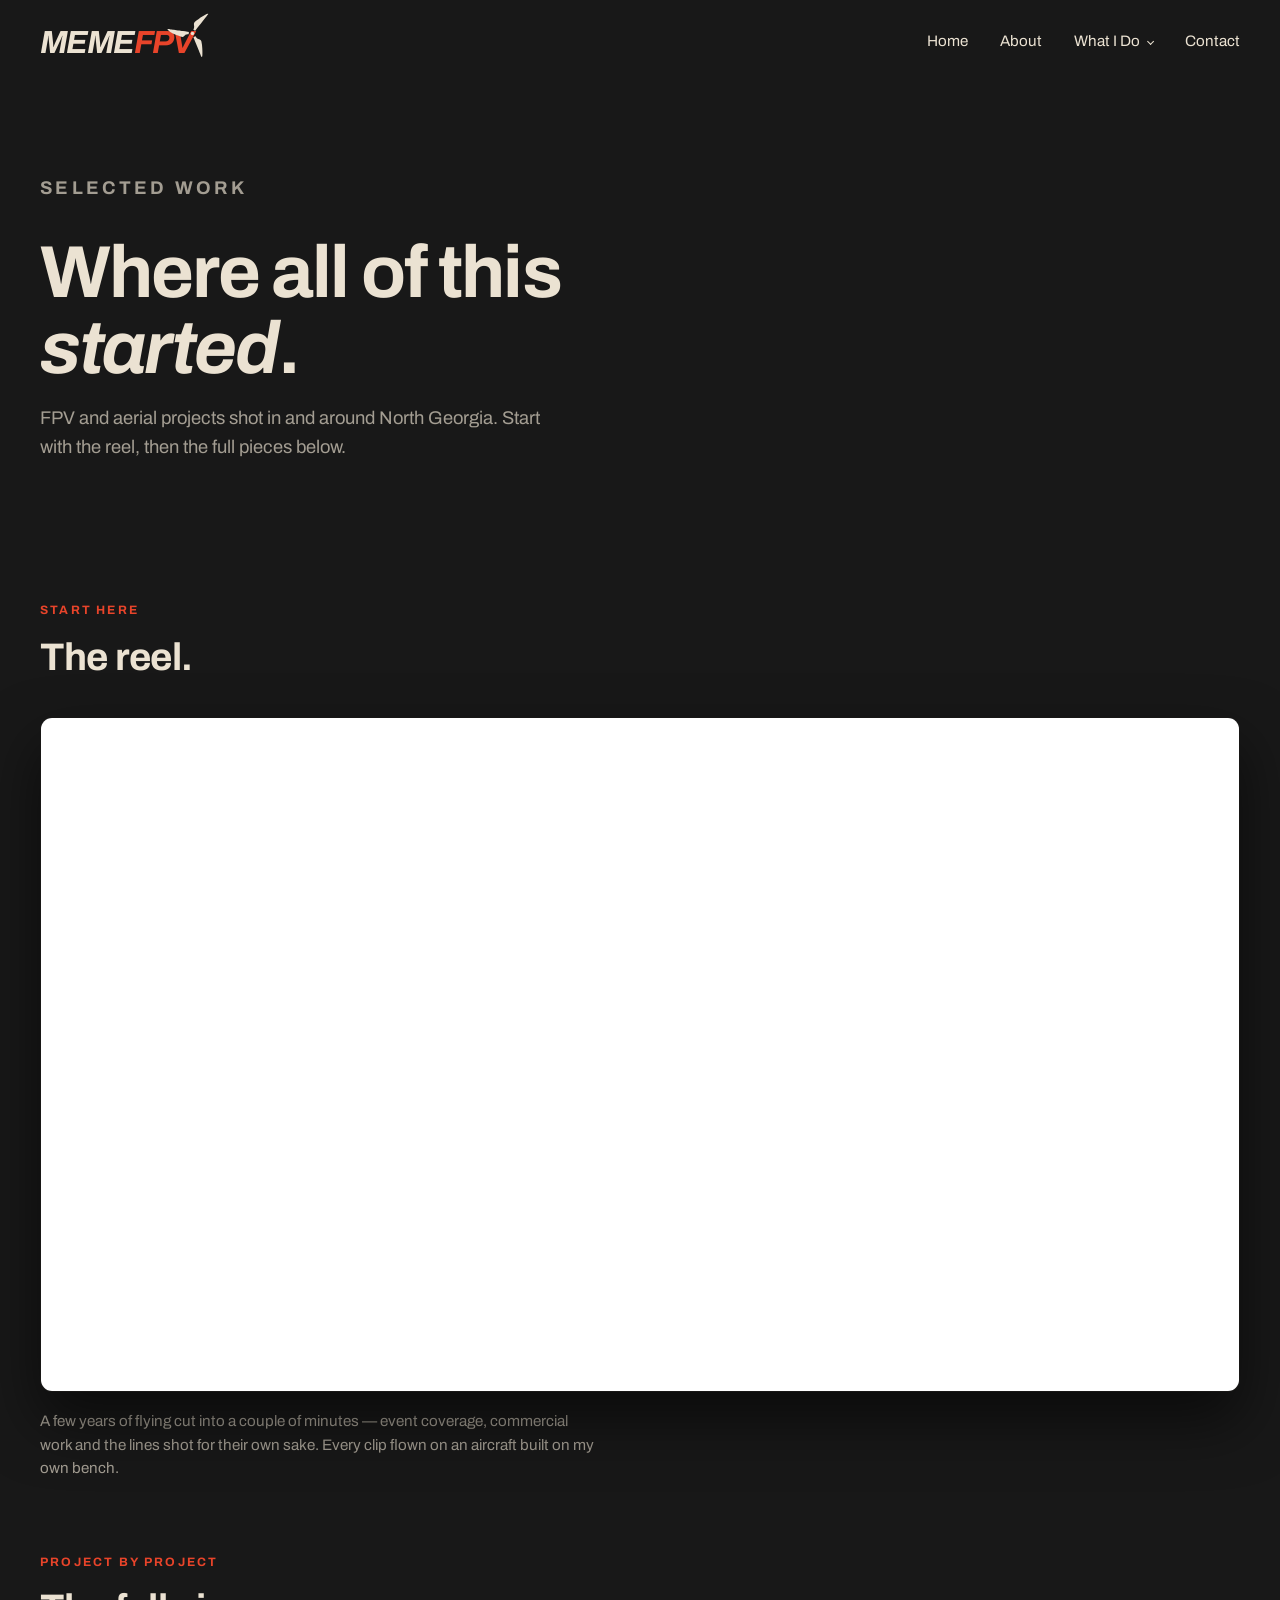
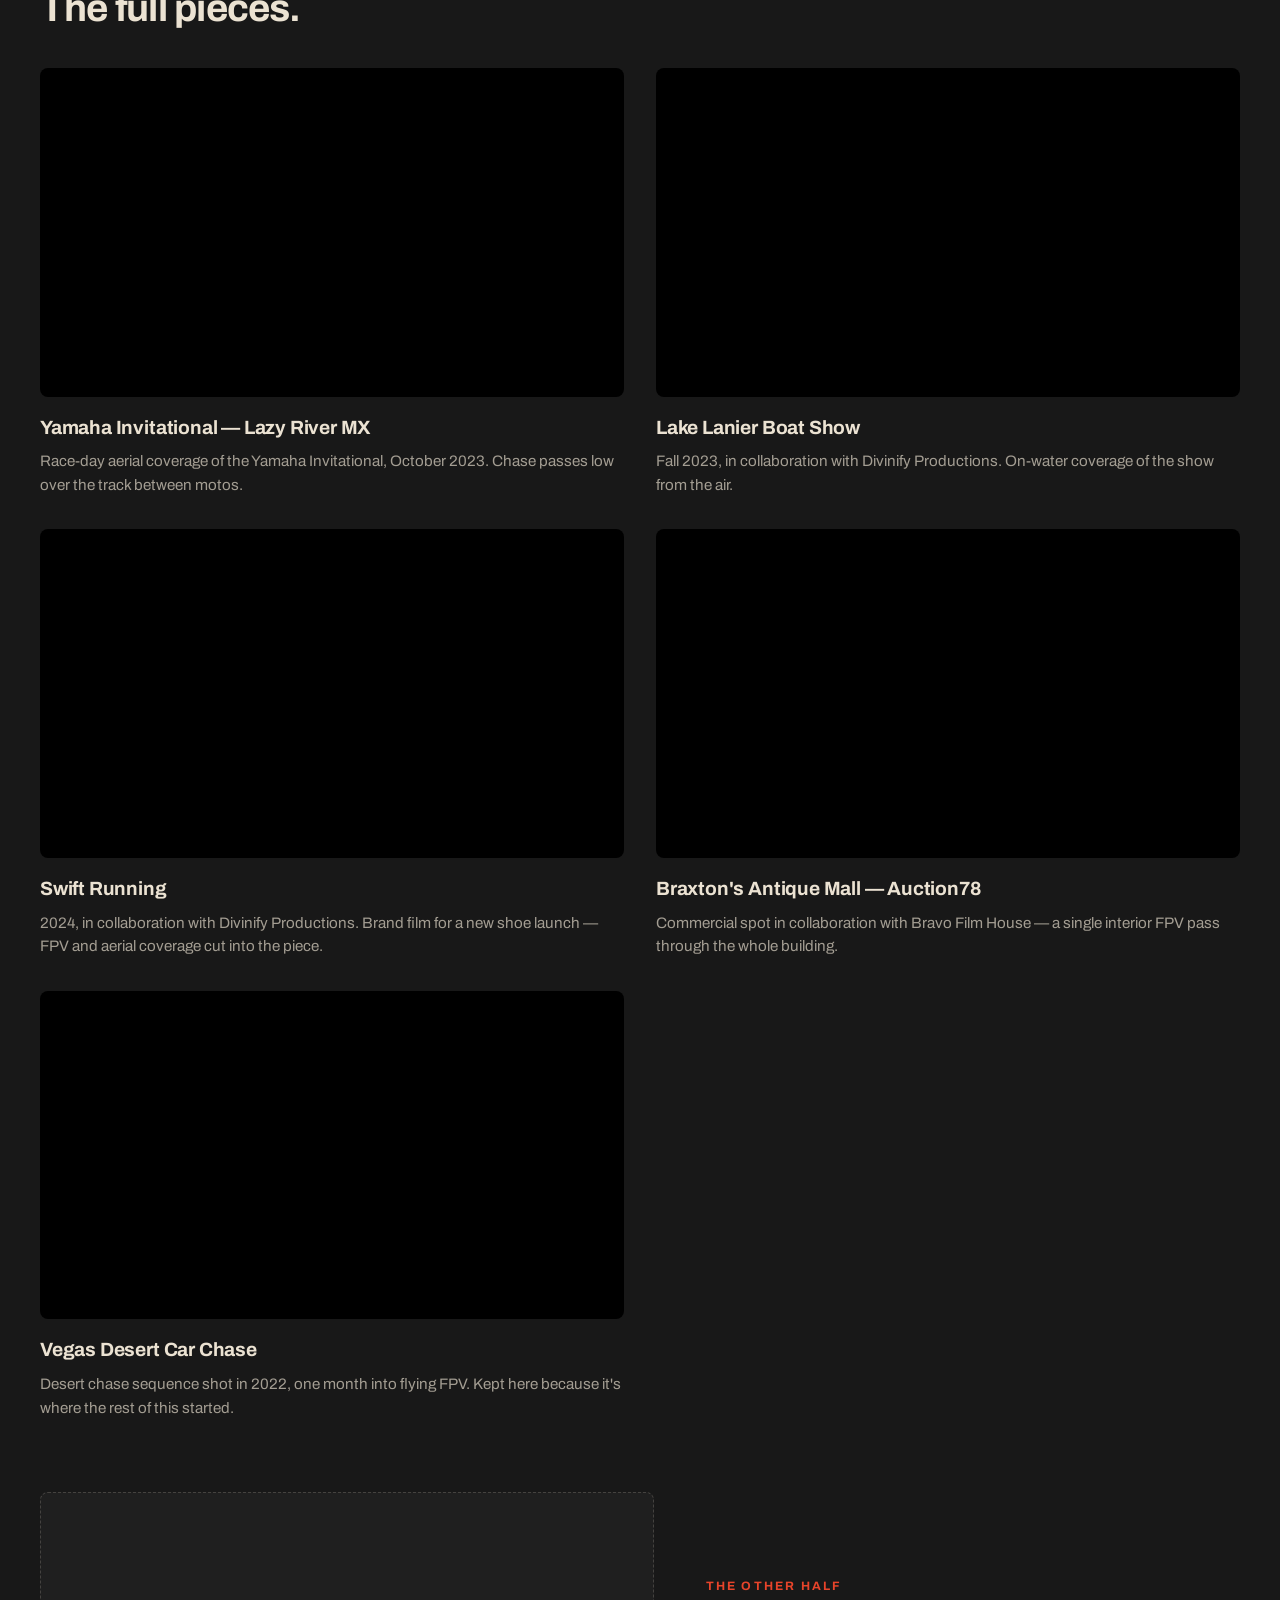
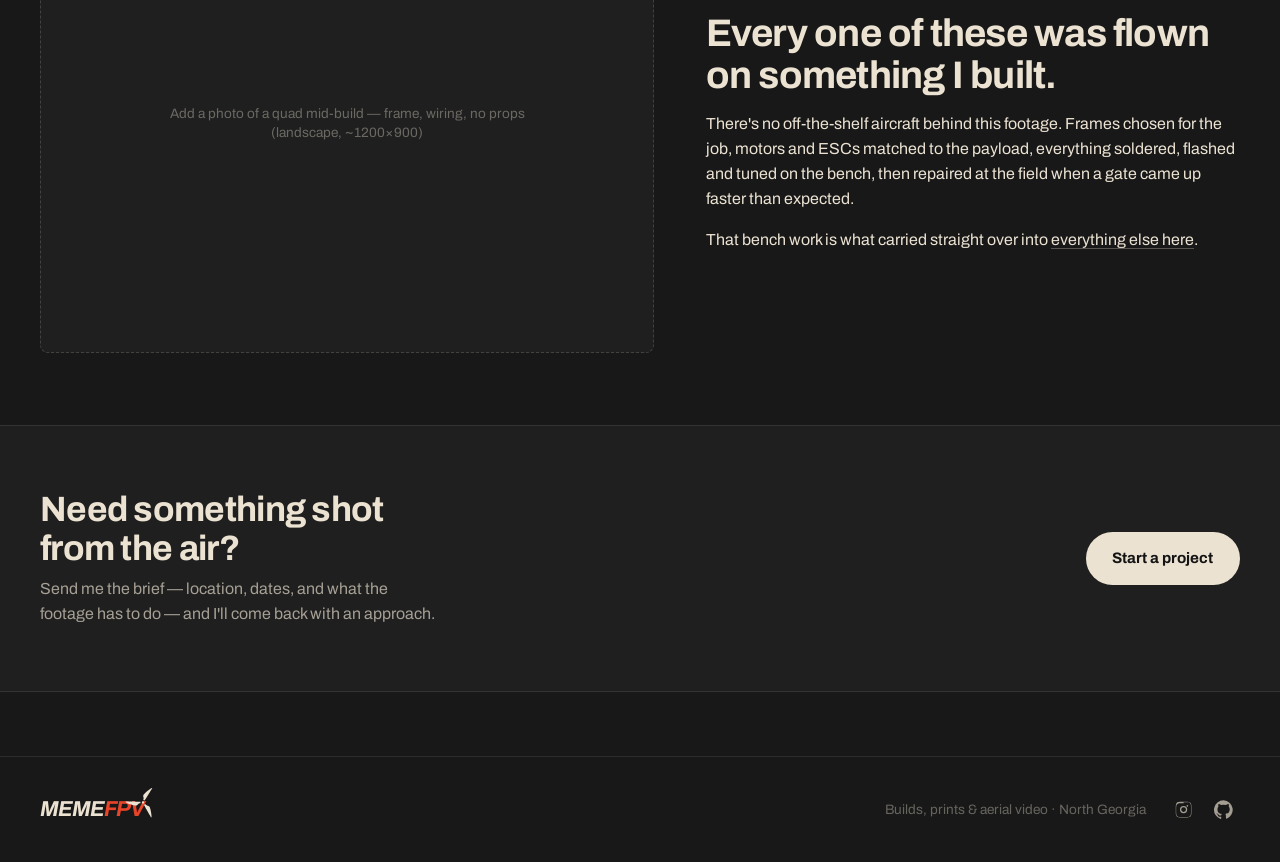
<file: drone-work.html>
<!DOCTYPE html>
<html lang="en">
<head>
  <meta charset="UTF-8">
  <meta name="viewport" content="width=device-width, initial-scale=1.0">
  <title>Drone Work — MemeFPV</title>
  <meta name="description" content="Selected FPV and aerial projects shot in and around North Georgia, and the aircraft built to shoot them.">
  <link rel="canonical" href="https://memefpv.net/drone-work.html">
  <meta name="theme-color" content="#181818">

  <!-- Open Graph / social sharing -->
  <meta property="og:type" content="website">
  <meta property="og:site_name" content="MemeFPV">
  <meta property="og:title" content="Drone Work — MemeFPV">
  <meta property="og:description" content="Selected FPV and aerial projects shot in and around North Georgia, and the aircraft built to shoot them.">
  <meta property="og:url" content="https://memefpv.net/drone-work.html">
  <meta property="og:image" content="https://memefpv.net/assets/og-drone.jpg">
  <meta name="twitter:card" content="summary_large_image">

  <!-- Archivo from Google Fonts -->
  <link rel="preconnect" href="https://fonts.googleapis.com">
  <link rel="preconnect" href="https://fonts.gstatic.com" crossorigin>
  <link href="https://fonts.googleapis.com/css2?family=Archivo:ital,wght@0,400;0,700;1,400;1,700&display=swap" rel="stylesheet">

  <link rel="stylesheet" href="style.css">
  <link rel="icon" href="assets/favicon.svg" type="image/svg+xml">
  <link rel="apple-touch-icon" href="assets/apple-touch-icon.png">
</head>
<body class="page-fpv">

  <a class="skip" href="#main">Skip to content</a>

  <header class="site-header">
    <a class="logo" href="index.html" aria-label="MemeFPV — home">
      <span class="wordmark">MEME<span class="fpv">FPV</span></span>
      <img class="prop" src="assets/prop.svg" alt="" aria-hidden="true" width="400" height="400">
    </a>
    <button class="nav-toggle" id="nav-toggle" aria-expanded="false" aria-controls="site-nav" aria-label="Menu">
      <svg class="icon-open" viewBox="0 0 24 24" aria-hidden="true"><path d="M3 6h18M3 12h18M3 18h18"/></svg>
      <svg class="icon-close" viewBox="0 0 24 24" aria-hidden="true"><path d="M5 5l14 14M19 5L5 19"/></svg>
    </button>
<nav class="nav" id="site-nav" aria-label="Primary">
      <a href="index.html">Home</a>
      <a href="about.html">About</a>
      <div class="nav-group">
        <a href="what-i-do.html">What I Do</a>
        <div class="nav-dropdown">
          <a href="drone-work.html" aria-current="page">Drone Work</a>
          <a href="3d-prints.html">3D Printing</a>
          <a href="homelab.html">Homelab &amp; Code</a>
        </div>
      </div>
      <a href="contact.html">Contact</a>
    </nav>
  </header>

  <main id="main">
    <section class="hero">
      <p class="eyebrow">Selected work</p>
      <h1>Where all of this <em>started</em>.</h1>
      <p>FPV and aerial projects shot in and around North Georgia. Start with the reel, then the full pieces below.</p>
    </section>

    <section class="section">
      <div class="section-head">
        <p class="eyebrow">Start here</p>
        <h2>The reel.</h2>
      </div>
      <div class="embed embed--feature">
        <iframe src="https://www.youtube-nocookie.com/embed/HCOY0vUyoYs?rel=0" title="MemeFPV showreel" allow="accelerometer; autoplay; clipboard-write; encrypted-media; gyroscope; picture-in-picture; web-share" referrerpolicy="strict-origin-when-cross-origin" allowfullscreen></iframe>
      </div>
      <p class="media-caption">A few years of flying cut into a couple of minutes &mdash; event coverage, commercial work and the lines shot for their own sake. Every clip flown on an aircraft built on my own bench.</p>
    </section>

    <section class="section">
      <div class="section-head">
        <p class="eyebrow">Project by project</p>
        <h2>The full pieces.</h2>
      </div>
      <div class="grid-2">
        <div class="card video-card">
          <div class="embed"><iframe src="https://www.youtube-nocookie.com/embed/mqjptPgsJ3o?rel=0" title="Yamaha Invitational at Lazy River MX, October 2023" loading="lazy" allow="accelerometer; autoplay; clipboard-write; encrypted-media; gyroscope; picture-in-picture; web-share" referrerpolicy="strict-origin-when-cross-origin" allowfullscreen></iframe></div>
          <h3>Yamaha Invitational — Lazy River MX</h3>
          <p>Race-day aerial coverage of the Yamaha Invitational, October 2023. Chase passes low over the track between motos.</p>
        </div>
        <div class="card video-card">
          <div class="embed"><iframe src="https://www.youtube-nocookie.com/embed/Fy7mHWB3S1k?rel=0" title="Lake Lanier Boat Show, Fall 2023" loading="lazy" allow="accelerometer; autoplay; clipboard-write; encrypted-media; gyroscope; picture-in-picture; web-share" referrerpolicy="strict-origin-when-cross-origin" allowfullscreen></iframe></div>
          <h3>Lake Lanier Boat Show</h3>
          <p>Fall 2023, in collaboration with Divinify Productions. On-water coverage of the show from the air.</p>
        </div>
        <div class="card video-card">
          <div class="embed"><iframe src="https://www.youtube-nocookie.com/embed/U2ksjgT9LLE?rel=0" title="Swift Running brand video" loading="lazy" allow="accelerometer; autoplay; clipboard-write; encrypted-media; gyroscope; picture-in-picture; web-share" referrerpolicy="strict-origin-when-cross-origin" allowfullscreen></iframe></div>
          <h3>Swift Running</h3>
          <p>2024, in collaboration with Divinify Productions. Brand film for a new shoe launch — FPV and aerial coverage cut into the piece.</p>
        </div>
        <div class="card video-card">
          <div class="embed"><iframe src="https://www.youtube-nocookie.com/embed/GBQpr-P7XJY?rel=0" title="Braxton's Antique Mall / Auction78 auction house fly-through" loading="lazy" allow="accelerometer; autoplay; clipboard-write; encrypted-media; gyroscope; picture-in-picture; web-share" referrerpolicy="strict-origin-when-cross-origin" allowfullscreen></iframe></div>
          <h3>Braxton's Antique Mall &mdash; Auction78</h3>
          <p>Commercial spot in collaboration with Bravo Film House — a single interior FPV pass through the whole building.</p>
        </div>
        <div class="card video-card">
          <div class="embed"><iframe src="https://www.youtube-nocookie.com/embed/ZcUu3ZJ1OFw?rel=0" title="Vegas Desert Car Chase" loading="lazy" allow="accelerometer; autoplay; clipboard-write; encrypted-media; gyroscope; picture-in-picture; web-share" referrerpolicy="strict-origin-when-cross-origin" allowfullscreen></iframe></div>
          <h3>Vegas Desert Car Chase</h3>
          <p>Desert chase sequence shot in 2022, one month into flying FPV. Kept here because it's where the rest of this started.</p>
        </div>
      </div>
    </section>

    <section class="section">
      <div class="row-2col reverse">
        <div>
          <p class="eyebrow">The other half</p>
          <h2>Every one of these was flown on something I built.</h2>
          <p>There's no off-the-shelf aircraft behind this footage. Frames chosen for the job, motors and ESCs matched to the payload, everything soldered, flashed and tuned on the bench, then repaired at the field when a gate came up faster than expected.</p>
          <p>That bench work is what carried straight over into <a href="what-i-do.html" style="border-bottom:1px solid rgba(235,226,210,0.3)">everything else here</a>.</p>
        </div>
        <div class="row-2col__media">
          <div class="placeholder" style="aspect-ratio: 4 / 3;">Add a photo of a quad mid-build — frame, wiring, no props<br>(landscape, ~1200&times;900)</div>
        </div>
      </div>
    </section>

  <section class="cta-band">
    <div class="inner">
      <div>
        <h2>Need something shot from the air?</h2>
        <p>Send me the brief — location, dates, and what the footage has to do — and I'll come back with an approach.</p>
      </div>
      <a class="btn" href="contact.html">Start a project</a>
    </div>
  </section>
  </main>

  <footer class="site-footer">
    <a class="logo" href="index.html" aria-label="MemeFPV — home">
      <span class="wordmark">MEME<span class="fpv">FPV</span></span>
      <img class="prop" src="assets/prop.svg" alt="" aria-hidden="true" width="400" height="400">
    </a>
    <div class="footer-right">
      <span class="footer-meta">Builds, prints &amp; aerial video · North Georgia</span>
      <div class="social">
        <a href="https://www.instagram.com/memefpv/" target="_blank" rel="noopener" aria-label="MemeFPV on Instagram"><svg viewBox="0 0 24 24" aria-hidden="true"><path d="M12 2.2c3.2 0 3.6 0 4.85.07 1.17.05 1.8.25 2.23.41.56.22.96.48 1.38.9.42.42.68.82.9 1.38.16.42.36 1.06.41 2.23.06 1.25.07 1.65.07 4.85s0 3.6-.07 4.85c-.05 1.17-.25 1.8-.41 2.23a3.7 3.7 0 0 1-.9 1.38 3.7 3.7 0 0 1-1.38.9c-.42.16-1.06.36-2.23.41-1.25.06-1.65.07-4.85.07s-3.6 0-4.85-.07c-1.17-.05-1.8-.25-2.23-.41a3.7 3.7 0 0 1-1.38-.9 3.7 3.7 0 0 1-.9-1.38c-.16-.42-.36-1.06-.41-2.23C2.2 15.6 2.2 15.2 2.2 12s0-3.6.07-4.85c.05-1.17.25-1.8.41-2.23a3.7 3.7 0 0 1 .9-1.38 3.7 3.7 0 0 1 1.38-.9c.42-.16 1.06-.36 2.23-.41C8.4 2.2 8.8 2.2 12 2.2zm0 1.95c-3.13 0-3.51 0-4.74.07-1.06.05-1.64.22-2.02.37-.51.2-.87.43-1.25.81-.38.38-.61.74-.81 1.25-.15.38-.32.96-.37 2.02C2.74 8.49 2.7 8.87 2.7 12s.04 3.51.11 4.74c.05 1.06.22 1.64.37 2.02.2.51.43.87.81 1.25.38.38.74.61 1.25.81.38.15.96.32 2.02.37 1.23.07 1.61.07 4.74.07s3.51 0 4.74-.07c1.06-.05 1.64-.22 2.02-.37.51-.2.87-.43 1.25-.81.38-.38.61-.74.81-1.25.15-.38.32-.96.37-2.02.07-1.23.07-1.61.07-4.74s0-3.51-.07-4.74c-.05-1.06-.22-1.64-.37-2.02a3.32 3.32 0 0 0-.81-1.25 3.32 3.32 0 0 0-1.25-.81c-.38-.15-.96-.32-2.02-.37-1.23-.07-1.61-.07-4.74-.07zm0 3.32a4.53 4.53 0 1 1 0 9.06 4.53 4.53 0 0 1 0-9.06zm0 7.48a2.95 2.95 0 1 0 0-5.9 2.95 2.95 0 0 0 0 5.9zm5.77-7.66a1.06 1.06 0 1 1-2.12 0 1.06 1.06 0 0 1 2.12 0z"/></svg></a>
        <a href="https://github.com/miikememe" target="_blank" rel="noopener" aria-label="Mike on GitHub"><svg viewBox="0 0 24 24" aria-hidden="true"><path d="M12 .3a12 12 0 0 0-3.8 23.38c.6.12.83-.26.83-.57L9 20.86c-3.34.72-4.04-1.61-4.04-1.61-.55-1.39-1.34-1.76-1.34-1.76-1.08-.74.09-.73.09-.73 1.2.09 1.83 1.24 1.83 1.24 1.07 1.83 2.81 1.3 3.5 1 .1-.78.42-1.31.76-1.61-2.67-.3-5.47-1.33-5.47-5.93 0-1.31.47-2.38 1.24-3.22-.13-.3-.54-1.52.11-3.18 0 0 1-.32 3.3 1.23a11.5 11.5 0 0 1 6 0c2.28-1.55 3.29-1.23 3.29-1.23.66 1.66.24 2.88.12 3.18a4.65 4.65 0 0 1 1.23 3.22c0 4.61-2.8 5.63-5.48 5.92.43.37.81 1.1.81 2.22l-.01 3.29c0 .31.2.69.82.57A12 12 0 0 0 12 .3"/></svg></a>
      </div>
    </div>
  </footer>

  <script src="site.js" defer></script>
</body>
</html>
</file>
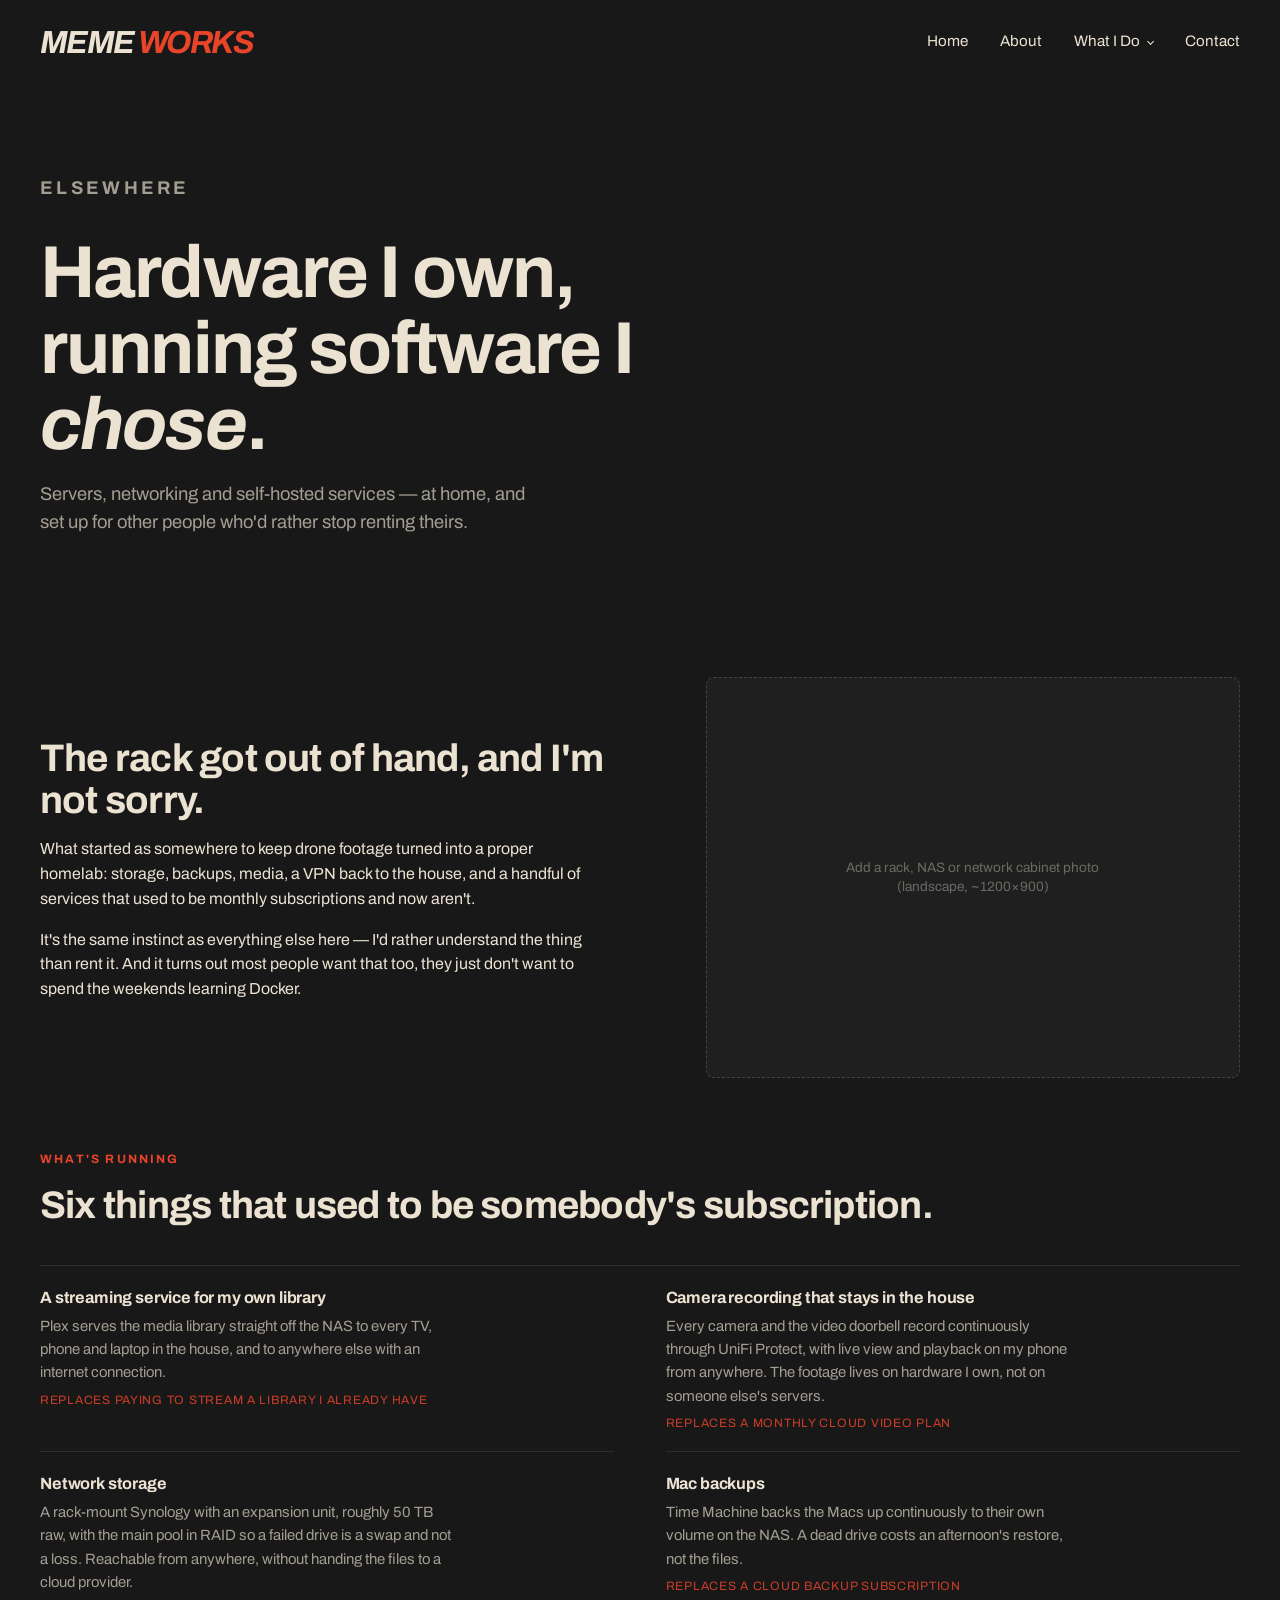
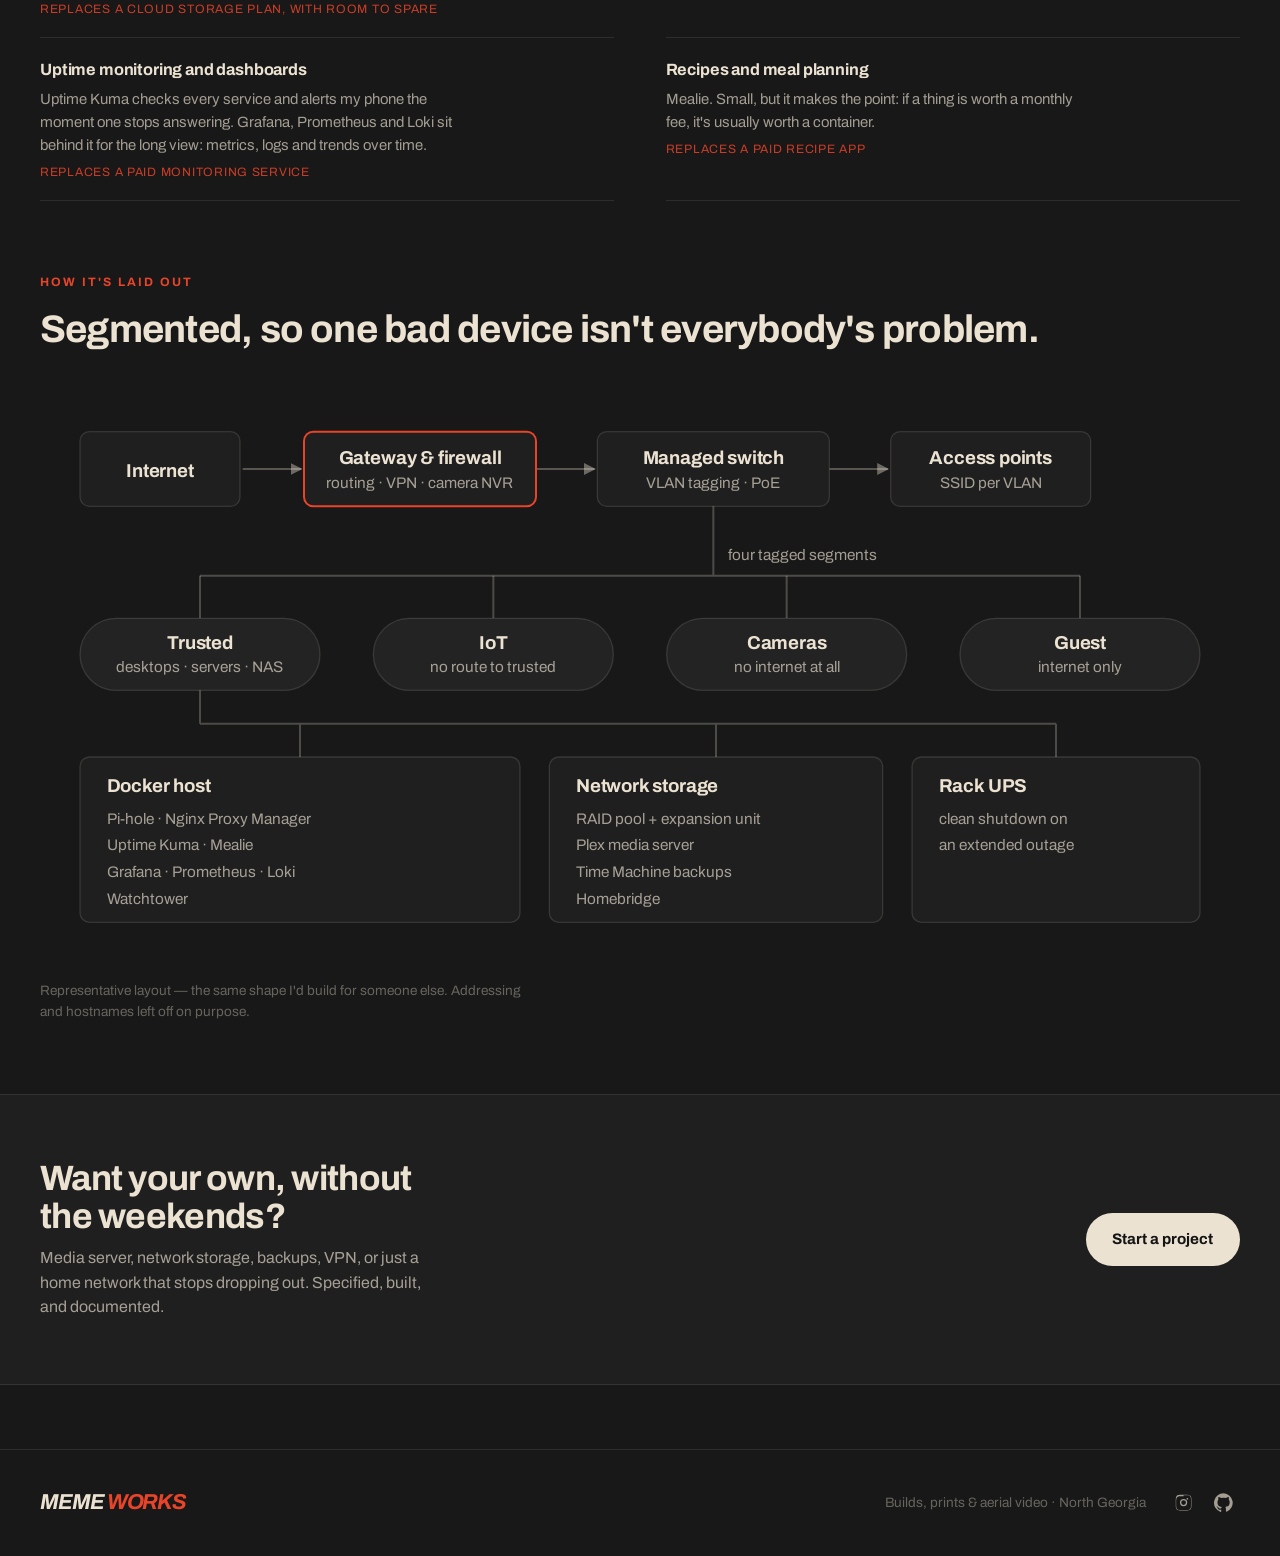
<file: homelab.html>
<!DOCTYPE html>
<html lang="en">
<head>
  <meta charset="UTF-8">
  <meta name="viewport" content="width=device-width, initial-scale=1.0">
  <title>Homelab &amp; Code — Meme Works</title>
  <meta name="description" content="Self-hosted services, home networking and small software projects — run at home in North Georgia, and set up for other people.">
  <link rel="canonical" href="https://memefpv.net/homelab.html">
  <meta name="theme-color" content="#181818">

  <!-- Open Graph / social sharing -->
  <meta property="og:type" content="website">
  <meta property="og:site_name" content="Meme Works">
  <meta property="og:title" content="Homelab &amp; Code — Meme Works">
  <meta property="og:description" content="Self-hosted services, home networking and small software projects — run at home in North Georgia, and set up for other people.">
  <meta property="og:url" content="https://memefpv.net/homelab.html">
  <meta property="og:image" content="https://memefpv.net/assets/og-default.jpg">
  <meta name="twitter:card" content="summary_large_image">

  <!-- Archivo from Google Fonts -->
  <link rel="preconnect" href="https://fonts.googleapis.com">
  <link rel="preconnect" href="https://fonts.gstatic.com" crossorigin>
  <link href="https://fonts.googleapis.com/css2?family=Archivo:ital,wght@0,400;0,700;1,400;1,700&display=swap" rel="stylesheet">

  <link rel="stylesheet" href="style.css">
  <link rel="icon" href="assets/favicon.svg" type="image/svg+xml">
  <link rel="apple-touch-icon" href="assets/apple-touch-icon.png">
</head>
<body>

  <a class="skip" href="#main">Skip to content</a>

  <header class="site-header">
    <a class="logo" href="index.html" aria-label="Meme Works — home">
      <span class="wordmark">MEME <span class="works">WORKS</span></span>
    </a>
    <button class="nav-toggle" id="nav-toggle" aria-expanded="false" aria-controls="site-nav" aria-label="Menu">
      <svg class="icon-open" viewBox="0 0 24 24" aria-hidden="true"><path d="M3 6h18M3 12h18M3 18h18"/></svg>
      <svg class="icon-close" viewBox="0 0 24 24" aria-hidden="true"><path d="M5 5l14 14M19 5L5 19"/></svg>
    </button>
<nav class="nav" id="site-nav" aria-label="Primary">
      <a href="index.html">Home</a>
      <a href="about.html">About</a>
      <div class="nav-group">
        <a href="what-i-do.html">What I Do</a>
        <div class="nav-dropdown">
          <a href="drone-work.html">Drone Work</a>
          <a href="3d-prints.html">3D Printing</a>
          <a href="homelab.html" aria-current="page">Homelab &amp; Code</a>
        </div>
      </div>
      <a href="contact.html">Contact</a>
    </nav>
  </header>

  <main id="main">
    <section class="hero">
      <p class="eyebrow">Elsewhere</p>
      <h1>Hardware I own, running software I <em>chose</em>.</h1>
      <p>Servers, networking and self-hosted services — at home, and set up for other people who'd rather stop renting theirs.</p>
    </section>

    <section class="section">
      <div class="row-2col">
        <div>
          <h2>The rack got out of hand, and I'm not sorry.</h2>
          <p>What started as somewhere to keep drone footage turned into a proper homelab: storage, backups, media, a VPN back to the house, and a handful of services that used to be monthly subscriptions and now aren't.</p>
          <p>It's the same instinct as everything else here — I'd rather understand the thing than rent it. And it turns out most people want that too, they just don't want to spend the weekends learning Docker.</p>
        </div>
        <div class="row-2col__media">
          <div class="placeholder" style="aspect-ratio: 4 / 3;">Add a rack, NAS or network cabinet photo<br>(landscape, ~1200&times;900)</div>
        </div>
      </div>
    </section>

    <section class="section">
      <div class="section-head">
        <p class="eyebrow">What's running</p>
        <h2>Six things that used to be somebody's subscription.</h2>
      </div>
      <div class="svc">
        <div>
          <h3>A streaming service for my own library</h3>
          <p>Plex serves the media library straight off the NAS to every TV, phone and laptop in the house, and to anywhere else with an internet connection.</p>
          <span class="swap">Replaces paying to stream a library I already have</span>
        </div>
        <div>
          <h3>Camera recording that stays in the house</h3>
          <p>Every camera and the video doorbell record continuously through UniFi Protect, with live view and playback on my phone from anywhere. The footage lives on hardware I own, not on someone else's servers.</p>
          <span class="swap">Replaces a monthly cloud video plan</span>
        </div>
        <div>
          <h3>Network storage</h3>
          <p>A rack-mount Synology with an expansion unit, roughly 50&nbsp;TB raw, with the main pool in RAID so a failed drive is a swap and not a loss. Reachable from anywhere, without handing the files to a cloud provider.</p>
          <span class="swap">Replaces a cloud storage plan, with room to spare</span>
        </div>
        <div>
          <h3>Mac backups</h3>
          <p>Time Machine backs the Macs up continuously to their own volume on the NAS. A dead drive costs an afternoon's restore, not the files.</p>
          <span class="swap">Replaces a cloud backup subscription</span>
        </div>
        <div>
          <h3>Uptime monitoring and dashboards</h3>
          <p>Uptime Kuma checks every service and alerts my phone the moment one stops answering. Grafana, Prometheus and Loki sit behind it for the long view: metrics, logs and trends over time.</p>
          <span class="swap">Replaces a paid monitoring service</span>
        </div>
        <div>
          <h3>Recipes and meal planning</h3>
          <p>Mealie. Small, but it makes the point: if a thing is worth a monthly fee, it's usually worth a container.</p>
          <span class="swap">Replaces a paid recipe app</span>
        </div>
      </div>
    </section>

    <section class="section">
      <div class="section-head">
        <p class="eyebrow">How it's laid out</p>
        <h2>Segmented, so one bad device isn't everybody's problem.</h2>
      </div>
      <figure class="diagram">
        <div class="diagram-scroll">
          <svg viewBox="0 0 900 430" role="img" aria-labelledby="net-title net-desc">
            <title id="net-title">Segmented home network layout</title>
            <desc id="net-desc">The internet reaches a gateway firewall, then a managed switch, which splits the network into four isolated VLANs: trusted, IoT, cameras and guest. A Docker host, network storage and a UPS sit on the trusted segment. Wi-Fi access points hang off the switch.</desc>

            <defs>
              <marker id="ar" viewBox="0 0 10 10" refX="9" refY="5" markerWidth="6" markerHeight="6" orient="auto-start-reverse">
                <path d="M 0 0 L 10 5 L 0 10 z" fill="rgba(235,226,210,0.4)"/>
              </marker>
            </defs>

            <!-- top path -->
            <line x1="152" y1="60" x2="196" y2="60" stroke="rgba(235,226,210,0.3)" stroke-width="1.5" marker-end="url(#ar)"/>
            <line x1="372" y1="60" x2="416" y2="60" stroke="rgba(235,226,210,0.3)" stroke-width="1.5" marker-end="url(#ar)"/>
            <line x1="592" y1="60" x2="636" y2="60" stroke="rgba(235,226,210,0.3)" stroke-width="1.5" marker-end="url(#ar)"/>

            <g class="d-box">
              <rect x="30" y="32" width="120" height="56" rx="7" fill="#1f1f1f" stroke="rgba(235,226,210,0.14)"/>
              <text x="90" y="66" class="d-t" text-anchor="middle">Internet</text>
            </g>
            <g class="d-box">
              <rect x="198" y="32" width="174" height="56" rx="7" fill="#1f1f1f" stroke="#e8442a" stroke-width="1.5"/>
              <text x="285" y="56" class="d-t" text-anchor="middle">Gateway &amp; firewall</text>
              <text x="285" y="74" class="d-s" text-anchor="middle">routing · VPN · camera NVR</text>
            </g>
            <g class="d-box">
              <rect x="418" y="32" width="174" height="56" rx="7" fill="#1f1f1f" stroke="rgba(235,226,210,0.14)"/>
              <text x="505" y="56" class="d-t" text-anchor="middle">Managed switch</text>
              <text x="505" y="74" class="d-s" text-anchor="middle">VLAN tagging · PoE</text>
            </g>
            <g class="d-box">
              <rect x="638" y="32" width="150" height="56" rx="7" fill="#1f1f1f" stroke="rgba(235,226,210,0.14)"/>
              <text x="713" y="56" class="d-t" text-anchor="middle">Access points</text>
              <text x="713" y="74" class="d-s" text-anchor="middle">SSID per VLAN</text>
            </g>

            <!-- bus down from the switch -->
            <path d="M 505 88 L 505 140 M 120 140 L 780 140" stroke="rgba(235,226,210,0.25)" stroke-width="1.5" fill="none"/>
            <path d="M 120 140 L 120 172 M 340 140 L 340 172 M 560 140 L 560 172 M 780 140 L 780 172"
                  stroke="rgba(235,226,210,0.25)" stroke-width="1.5" fill="none"/>
            <text x="516" y="128" class="d-s">four tagged segments</text>

            <!-- VLAN pills -->
            <g class="d-box">
              <rect x="30" y="172" width="180" height="54" rx="27" fill="#232323" stroke="rgba(235,226,210,0.14)"/>
              <text x="120" y="195" class="d-t" text-anchor="middle">Trusted</text>
              <text x="120" y="212" class="d-s" text-anchor="middle">desktops · servers · NAS</text>
            </g>
            <g class="d-box">
              <rect x="250" y="172" width="180" height="54" rx="27" fill="#232323" stroke="rgba(235,226,210,0.14)"/>
              <text x="340" y="195" class="d-t" text-anchor="middle">IoT</text>
              <text x="340" y="212" class="d-s" text-anchor="middle">no route to trusted</text>
            </g>
            <g class="d-box">
              <rect x="470" y="172" width="180" height="54" rx="27" fill="#232323" stroke="rgba(235,226,210,0.14)"/>
              <text x="560" y="195" class="d-t" text-anchor="middle">Cameras</text>
              <text x="560" y="212" class="d-s" text-anchor="middle">no internet at all</text>
            </g>
            <g class="d-box">
              <rect x="690" y="172" width="180" height="54" rx="27" fill="#232323" stroke="rgba(235,226,210,0.14)"/>
              <text x="780" y="195" class="d-t" text-anchor="middle">Guest</text>
              <text x="780" y="212" class="d-s" text-anchor="middle">internet only</text>
            </g>

            <!-- what sits on trusted -->
            <path d="M 120 226 L 120 251 M 120 251 L 762 251 M 195 251 L 195 276 M 507 251 L 507 276 M 762 251 L 762 276" stroke="rgba(235,226,210,0.25)" stroke-width="1.5" fill="none"/>
            <g class="d-box">
              <rect x="30" y="276" width="330" height="124" rx="7" fill="#1f1f1f" stroke="rgba(235,226,210,0.14)"/>
              <text x="50" y="302" class="d-t">Docker host</text>
              <text x="50" y="326" class="d-s">Pi-hole · Nginx Proxy Manager</text>
              <text x="50" y="346" class="d-s">Uptime Kuma · Mealie</text>
              <text x="50" y="366" class="d-s">Grafana · Prometheus · Loki</text>
              <text x="50" y="386" class="d-s">Watchtower</text>
            </g>
            <g class="d-box">
              <rect x="382" y="276" width="250" height="124" rx="7" fill="#1f1f1f" stroke="rgba(235,226,210,0.14)"/>
              <text x="402" y="302" class="d-t">Network storage</text>
              <text x="402" y="326" class="d-s">RAID pool + expansion unit</text>
              <text x="402" y="346" class="d-s">Plex media server</text>
              <text x="402" y="366" class="d-s">Time Machine backups</text>
              <text x="402" y="386" class="d-s">Homebridge</text>
            </g>
            <g class="d-box">
              <rect x="654" y="276" width="216" height="124" rx="7" fill="#1f1f1f" stroke="rgba(235,226,210,0.14)"/>
              <text x="674" y="302" class="d-t">Rack UPS</text>
              <text x="674" y="326" class="d-s">clean shutdown on</text>
              <text x="674" y="346" class="d-s">an extended outage</text>
            </g>
          </svg>
        </div>
        <figcaption><span class="swipe">Scroll the diagram sideways to see all of it. </span>Representative layout — the same shape I'd build for someone else. Addressing and hostnames left off on purpose.</figcaption>
      </figure>
    </section>

  <section class="cta-band">
    <div class="inner">
      <div>
        <h2>Want your own, without the weekends?</h2>
        <p>Media server, network storage, backups, VPN, or just a home network that stops dropping out. Specified, built, and documented.</p>
      </div>
      <a class="btn" href="contact.html">Start a project</a>
    </div>
  </section>
  </main>

  <footer class="site-footer">
    <a class="logo" href="index.html" aria-label="Meme Works — home">
      <span class="wordmark">MEME <span class="works">WORKS</span></span>
    </a>
    <div class="footer-right">
      <span class="footer-meta">Builds, prints &amp; aerial video · North Georgia</span>
      <div class="social">
        <a href="https://www.instagram.com/memefpv/" target="_blank" rel="noopener" aria-label="MemeFPV on Instagram"><svg viewBox="0 0 24 24" aria-hidden="true"><path d="M12 2.2c3.2 0 3.6 0 4.85.07 1.17.05 1.8.25 2.23.41.56.22.96.48 1.38.9.42.42.68.82.9 1.38.16.42.36 1.06.41 2.23.06 1.25.07 1.65.07 4.85s0 3.6-.07 4.85c-.05 1.17-.25 1.8-.41 2.23a3.7 3.7 0 0 1-.9 1.38 3.7 3.7 0 0 1-1.38.9c-.42.16-1.06.36-2.23.41-1.25.06-1.65.07-4.85.07s-3.6 0-4.85-.07c-1.17-.05-1.8-.25-2.23-.41a3.7 3.7 0 0 1-1.38-.9 3.7 3.7 0 0 1-.9-1.38c-.16-.42-.36-1.06-.41-2.23C2.2 15.6 2.2 15.2 2.2 12s0-3.6.07-4.85c.05-1.17.25-1.8.41-2.23a3.7 3.7 0 0 1 .9-1.38 3.7 3.7 0 0 1 1.38-.9c.42-.16 1.06-.36 2.23-.41C8.4 2.2 8.8 2.2 12 2.2zm0 1.95c-3.13 0-3.51 0-4.74.07-1.06.05-1.64.22-2.02.37-.51.2-.87.43-1.25.81-.38.38-.61.74-.81 1.25-.15.38-.32.96-.37 2.02C2.74 8.49 2.7 8.87 2.7 12s.04 3.51.11 4.74c.05 1.06.22 1.64.37 2.02.2.51.43.87.81 1.25.38.38.74.61 1.25.81.38.15.96.32 2.02.37 1.23.07 1.61.07 4.74.07s3.51 0 4.74-.07c1.06-.05 1.64-.22 2.02-.37.51-.2.87-.43 1.25-.81.38-.38.61-.74.81-1.25.15-.38.32-.96.37-2.02.07-1.23.07-1.61.07-4.74s0-3.51-.07-4.74c-.05-1.06-.22-1.64-.37-2.02a3.32 3.32 0 0 0-.81-1.25 3.32 3.32 0 0 0-1.25-.81c-.38-.15-.96-.32-2.02-.37-1.23-.07-1.61-.07-4.74-.07zm0 3.32a4.53 4.53 0 1 1 0 9.06 4.53 4.53 0 0 1 0-9.06zm0 7.48a2.95 2.95 0 1 0 0-5.9 2.95 2.95 0 0 0 0 5.9zm5.77-7.66a1.06 1.06 0 1 1-2.12 0 1.06 1.06 0 0 1 2.12 0z"/></svg></a>
        <a href="https://github.com/miikememe" target="_blank" rel="noopener" aria-label="Mike on GitHub"><svg viewBox="0 0 24 24" aria-hidden="true"><path d="M12 .3a12 12 0 0 0-3.8 23.38c.6.12.83-.26.83-.57L9 20.86c-3.34.72-4.04-1.61-4.04-1.61-.55-1.39-1.34-1.76-1.34-1.76-1.08-.74.09-.73.09-.73 1.2.09 1.83 1.24 1.83 1.24 1.07 1.83 2.81 1.3 3.5 1 .1-.78.42-1.31.76-1.61-2.67-.3-5.47-1.33-5.47-5.93 0-1.31.47-2.38 1.24-3.22-.13-.3-.54-1.52.11-3.18 0 0 1-.32 3.3 1.23a11.5 11.5 0 0 1 6 0c2.28-1.55 3.29-1.23 3.29-1.23.66 1.66.24 2.88.12 3.18a4.65 4.65 0 0 1 1.23 3.22c0 4.61-2.8 5.63-5.48 5.92.43.37.81 1.1.81 2.22l-.01 3.29c0 .31.2.69.82.57A12 12 0 0 0 12 .3"/></svg></a>
      </div>
    </div>
  </footer>

  <script src="site.js" defer></script>
</body>
</html>
</file>
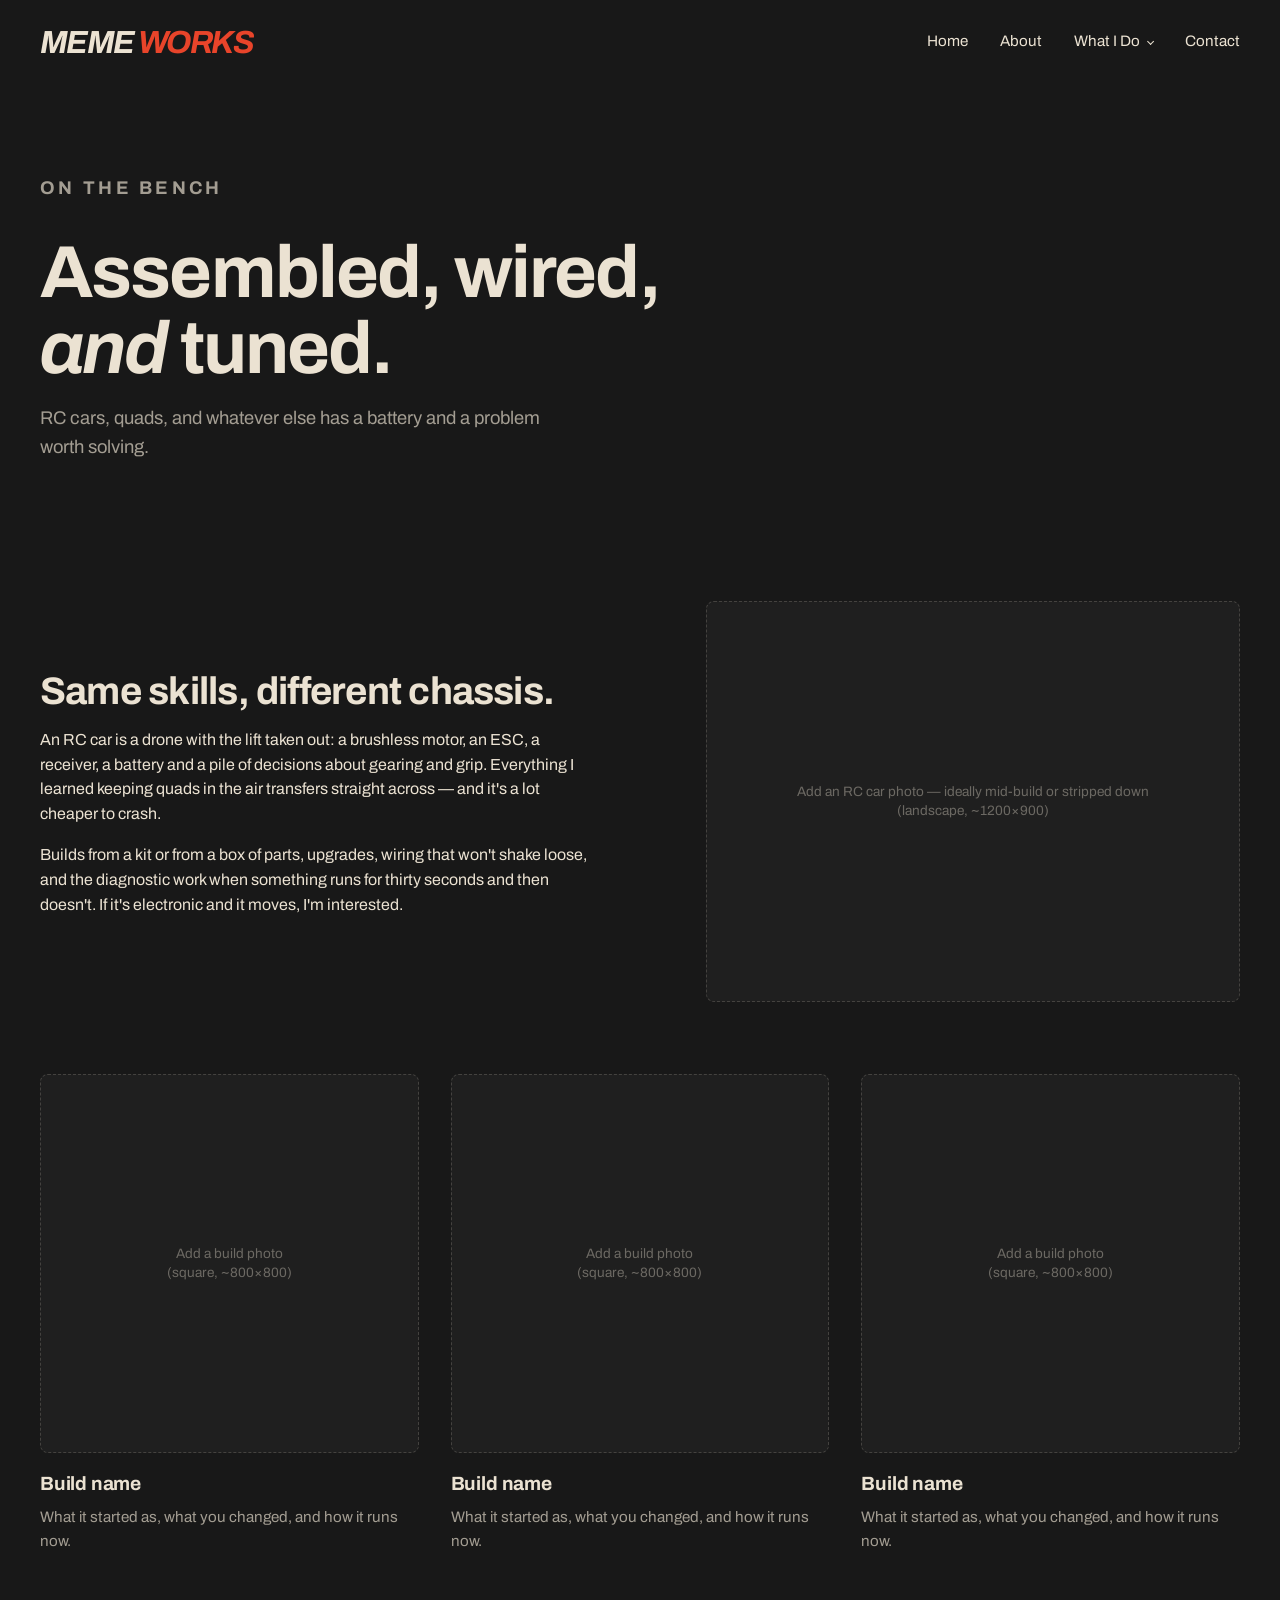
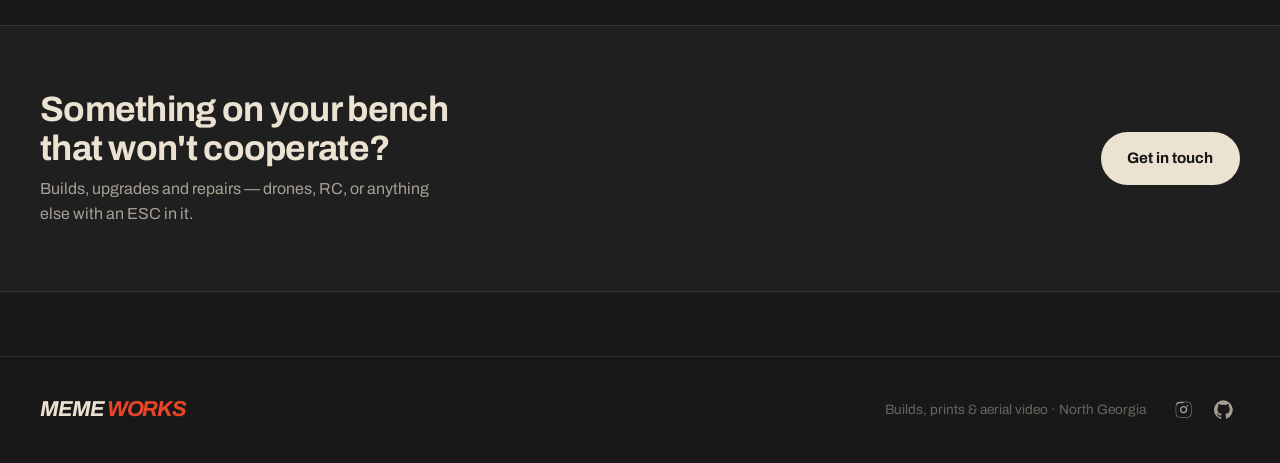
<file: rc-builds.html>
<!DOCTYPE html>
<html lang="en">
<head>
  <meta charset="UTF-8">
  <meta name="viewport" content="width=device-width, initial-scale=1.0">
  <title>RC &amp; Builds — Meme Works</title>
  <meta name="description" content="RC cars, drone builds and bench projects: assembly, wiring, soldering, tuning and repair.">
  <link rel="canonical" href="https://memefpv.net/rc-builds.html">
  <meta name="theme-color" content="#181818">
  <!-- Unlinked draft: nothing on the site points here until there are real builds to show. -->
  <meta name="robots" content="noindex, nofollow">

  <!-- Open Graph / social sharing -->
  <meta property="og:type" content="website">
  <meta property="og:site_name" content="Meme Works">
  <meta property="og:title" content="RC &amp; Builds — Meme Works">
  <meta property="og:description" content="RC cars, drone builds and bench projects: assembly, wiring, soldering, tuning and repair.">
  <meta property="og:url" content="https://memefpv.net/rc-builds.html">
  <meta property="og:image" content="https://memefpv.net/assets/og-default.jpg">
  <meta name="twitter:card" content="summary_large_image">

  <!-- Archivo from Google Fonts -->
  <link rel="preconnect" href="https://fonts.googleapis.com">
  <link rel="preconnect" href="https://fonts.gstatic.com" crossorigin>
  <link href="https://fonts.googleapis.com/css2?family=Archivo:ital,wght@0,400;0,700;1,400;1,700&display=swap" rel="stylesheet">

  <link rel="stylesheet" href="style.css">
  <link rel="icon" href="assets/favicon.svg" type="image/svg+xml">
  <link rel="apple-touch-icon" href="assets/apple-touch-icon.png">
</head>
<body>

  <a class="skip" href="#main">Skip to content</a>

  <header class="site-header">
    <a class="logo" href="index.html" aria-label="Meme Works — home">
      <span class="wordmark">MEME <span class="works">WORKS</span></span>
    </a>
    <button class="nav-toggle" id="nav-toggle" aria-expanded="false" aria-controls="site-nav" aria-label="Menu">
      <svg class="icon-open" viewBox="0 0 24 24" aria-hidden="true"><path d="M3 6h18M3 12h18M3 18h18"/></svg>
      <svg class="icon-close" viewBox="0 0 24 24" aria-hidden="true"><path d="M5 5l14 14M19 5L5 19"/></svg>
    </button>
<nav class="nav" id="site-nav" aria-label="Primary">
      <a href="index.html">Home</a>
      <a href="about.html">About</a>
      <div class="nav-group">
        <a href="what-i-do.html">What I Do</a>
        <div class="nav-dropdown">
          <a href="drone-work.html">Drone Work</a>
          <a href="3d-prints.html">3D Printing</a>
          <a href="homelab.html">Homelab &amp; Code</a>
        </div>
      </div>
      <a href="contact.html">Contact</a>
    </nav>
  </header>

  <main id="main">
    <section class="hero">
      <p class="eyebrow">On the bench</p>
      <h1>Assembled, wired, <em>and</em> tuned.</h1>
      <p>RC cars, quads, and whatever else has a battery and a problem worth solving.</p>
    </section>

    <section class="section">
      <div class="row-2col">
        <div>
          <h2>Same skills, different chassis.</h2>
          <p>An RC car is a drone with the lift taken out: a brushless motor, an ESC, a receiver, a battery and a pile of decisions about gearing and grip. Everything I learned keeping quads in the air transfers straight across — and it's a lot cheaper to crash.</p>
          <p>Builds from a kit or from a box of parts, upgrades, wiring that won't shake loose, and the diagnostic work when something runs for thirty seconds and then doesn't. If it's electronic and it moves, I'm interested.</p>
        </div>
        <div class="row-2col__media">
          <div class="placeholder" style="aspect-ratio: 4 / 3;">Add an RC car photo — ideally mid-build or stripped down<br>(landscape, ~1200&times;900)</div>
        </div>
      </div>
    </section>

    <section class="section">
      <div class="grid-3">
        <div class="card">
          <div class="placeholder" style="aspect-ratio: 1 / 1;">Add a build photo<br>(square, ~800&times;800)</div>
          <h3>Build name</h3>
          <p>What it started as, what you changed, and how it runs now.</p>
        </div>
        <div class="card">
          <div class="placeholder" style="aspect-ratio: 1 / 1;">Add a build photo<br>(square, ~800&times;800)</div>
          <h3>Build name</h3>
          <p>What it started as, what you changed, and how it runs now.</p>
        </div>
        <div class="card">
          <div class="placeholder" style="aspect-ratio: 1 / 1;">Add a build photo<br>(square, ~800&times;800)</div>
          <h3>Build name</h3>
          <p>What it started as, what you changed, and how it runs now.</p>
        </div>
      </div>
    </section>

  <section class="cta-band">
    <div class="inner">
      <div>
        <h2>Something on your bench that won't cooperate?</h2>
        <p>Builds, upgrades and repairs — drones, RC, or anything else with an ESC in it.</p>
      </div>
      <a class="btn" href="contact.html">Get in touch</a>
    </div>
  </section>
  </main>

  <footer class="site-footer">
    <a class="logo" href="index.html" aria-label="Meme Works — home">
      <span class="wordmark">MEME <span class="works">WORKS</span></span>
    </a>
    <div class="footer-right">
      <span class="footer-meta">Builds, prints &amp; aerial video · North Georgia</span>
      <div class="social">
        <a href="https://www.instagram.com/memefpv/" target="_blank" rel="noopener" aria-label="MemeFPV on Instagram"><svg viewBox="0 0 24 24" aria-hidden="true"><path d="M12 2.2c3.2 0 3.6 0 4.85.07 1.17.05 1.8.25 2.23.41.56.22.96.48 1.38.9.42.42.68.82.9 1.38.16.42.36 1.06.41 2.23.06 1.25.07 1.65.07 4.85s0 3.6-.07 4.85c-.05 1.17-.25 1.8-.41 2.23a3.7 3.7 0 0 1-.9 1.38 3.7 3.7 0 0 1-1.38.9c-.42.16-1.06.36-2.23.41-1.25.06-1.65.07-4.85.07s-3.6 0-4.85-.07c-1.17-.05-1.8-.25-2.23-.41a3.7 3.7 0 0 1-1.38-.9 3.7 3.7 0 0 1-.9-1.38c-.16-.42-.36-1.06-.41-2.23C2.2 15.6 2.2 15.2 2.2 12s0-3.6.07-4.85c.05-1.17.25-1.8.41-2.23a3.7 3.7 0 0 1 .9-1.38 3.7 3.7 0 0 1 1.38-.9c.42-.16 1.06-.36 2.23-.41C8.4 2.2 8.8 2.2 12 2.2zm0 1.95c-3.13 0-3.51 0-4.74.07-1.06.05-1.64.22-2.02.37-.51.2-.87.43-1.25.81-.38.38-.61.74-.81 1.25-.15.38-.32.96-.37 2.02C2.74 8.49 2.7 8.87 2.7 12s.04 3.51.11 4.74c.05 1.06.22 1.64.37 2.02.2.51.43.87.81 1.25.38.38.74.61 1.25.81.38.15.96.32 2.02.37 1.23.07 1.61.07 4.74.07s3.51 0 4.74-.07c1.06-.05 1.64-.22 2.02-.37.51-.2.87-.43 1.25-.81.38-.38.61-.74.81-1.25.15-.38.32-.96.37-2.02.07-1.23.07-1.61.07-4.74s0-3.51-.07-4.74c-.05-1.06-.22-1.64-.37-2.02a3.32 3.32 0 0 0-.81-1.25 3.32 3.32 0 0 0-1.25-.81c-.38-.15-.96-.32-2.02-.37-1.23-.07-1.61-.07-4.74-.07zm0 3.32a4.53 4.53 0 1 1 0 9.06 4.53 4.53 0 0 1 0-9.06zm0 7.48a2.95 2.95 0 1 0 0-5.9 2.95 2.95 0 0 0 0 5.9zm5.77-7.66a1.06 1.06 0 1 1-2.12 0 1.06 1.06 0 0 1 2.12 0z"/></svg></a>
        <a href="https://github.com/miikememe" target="_blank" rel="noopener" aria-label="Mike on GitHub"><svg viewBox="0 0 24 24" aria-hidden="true"><path d="M12 .3a12 12 0 0 0-3.8 23.38c.6.12.83-.26.83-.57L9 20.86c-3.34.72-4.04-1.61-4.04-1.61-.55-1.39-1.34-1.76-1.34-1.76-1.08-.74.09-.73.09-.73 1.2.09 1.83 1.24 1.83 1.24 1.07 1.83 2.81 1.3 3.5 1 .1-.78.42-1.31.76-1.61-2.67-.3-5.47-1.33-5.47-5.93 0-1.31.47-2.38 1.24-3.22-.13-.3-.54-1.52.11-3.18 0 0 1-.32 3.3 1.23a11.5 11.5 0 0 1 6 0c2.28-1.55 3.29-1.23 3.29-1.23.66 1.66.24 2.88.12 3.18a4.65 4.65 0 0 1 1.23 3.22c0 4.61-2.8 5.63-5.48 5.92.43.37.81 1.1.81 2.22l-.01 3.29c0 .31.2.69.82.57A12 12 0 0 0 12 .3"/></svg></a>
      </div>
    </div>
  </footer>

  <script src="site.js" defer></script>
</body>
</html>
</file>
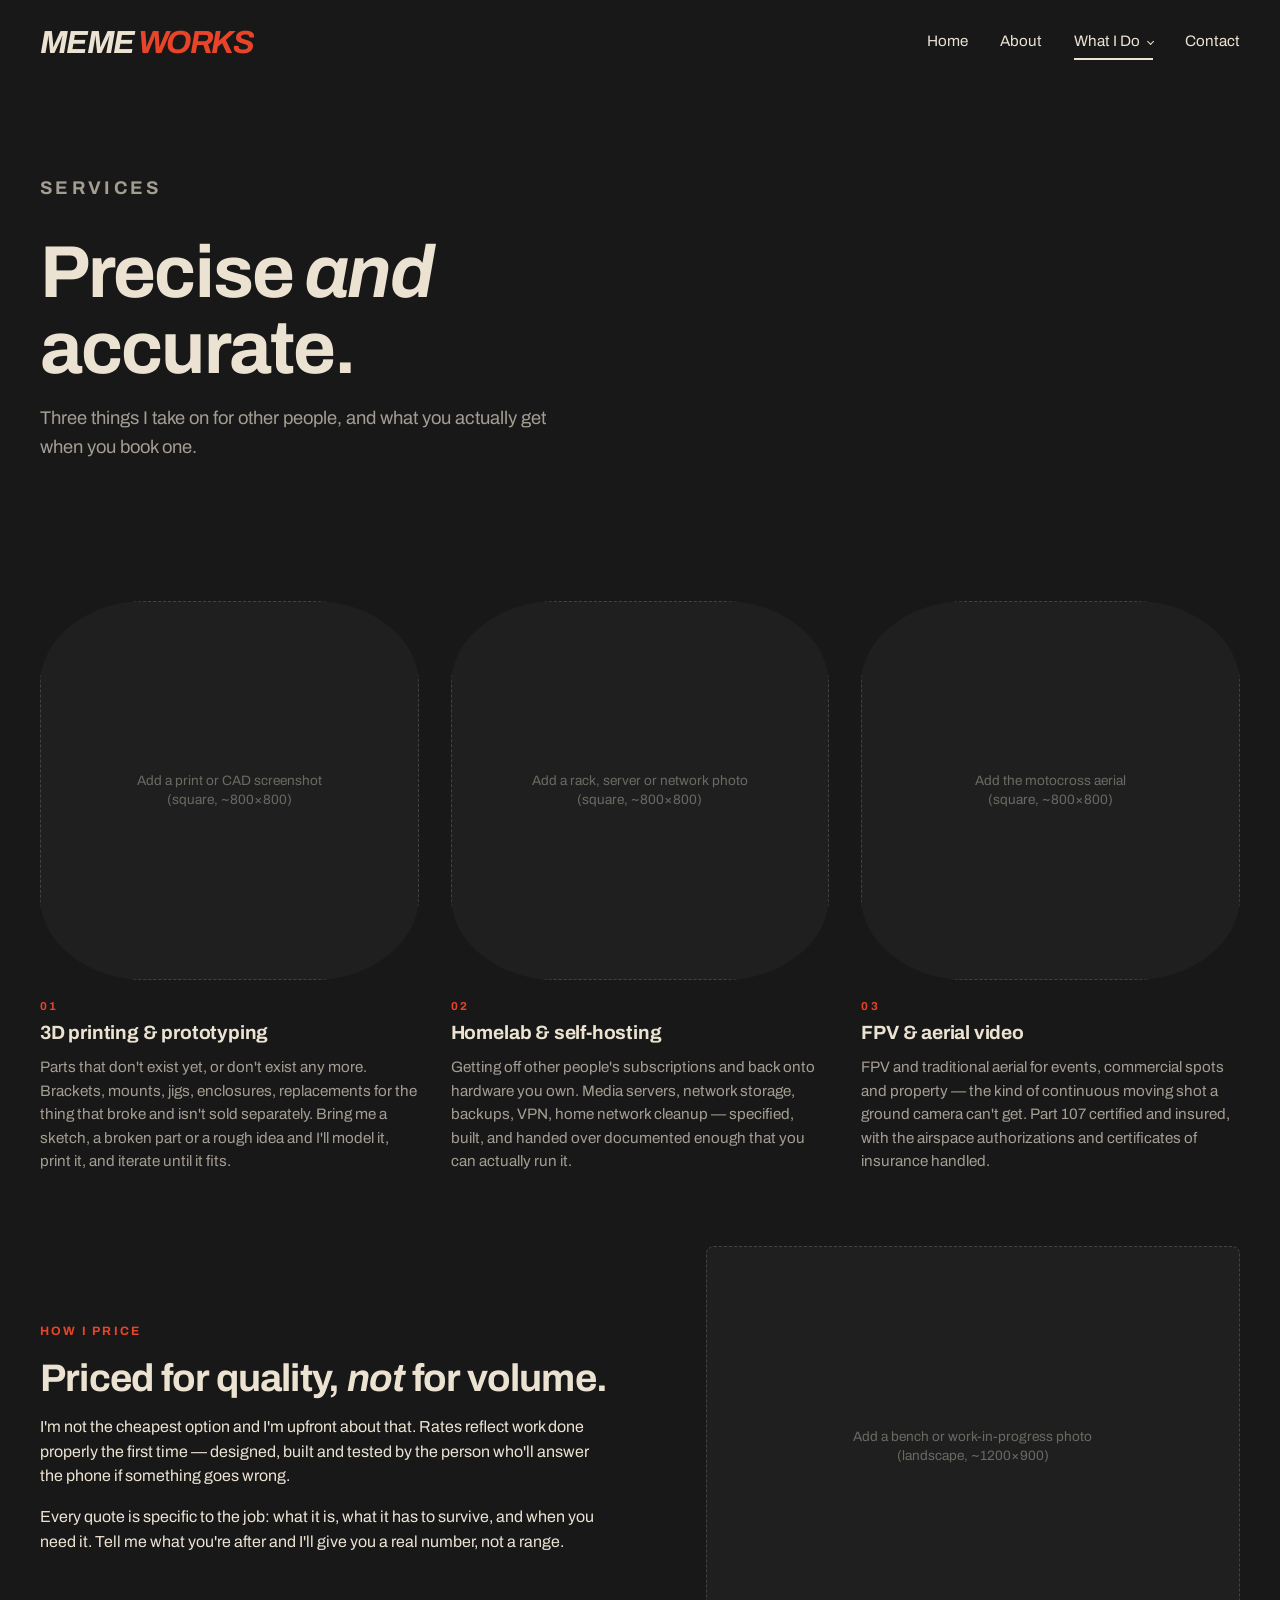
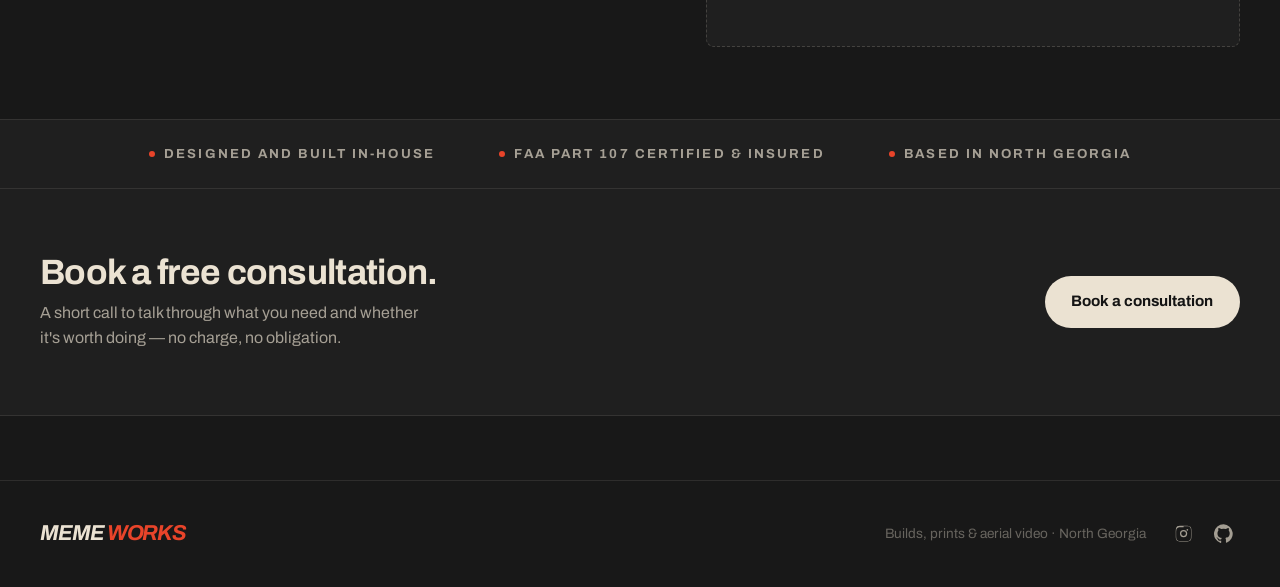
<file: what-i-do.html>
<!DOCTYPE html>
<html lang="en">
<head>
  <meta charset="UTF-8">
  <meta name="viewport" content="width=device-width, initial-scale=1.0">
  <title>What I Do — Meme Works</title>
  <meta name="description" content="Three things I take on for hire: 3D printing and prototyping, homelab and self-hosting setup, and FPV aerial video.">
  <link rel="canonical" href="https://memefpv.net/what-i-do.html">
  <meta name="theme-color" content="#181818">

  <!-- Open Graph / social sharing -->
  <meta property="og:type" content="website">
  <meta property="og:site_name" content="Meme Works">
  <meta property="og:title" content="What I Do — Meme Works">
  <meta property="og:description" content="Three things I take on for hire: 3D printing and prototyping, homelab and self-hosting setup, and FPV aerial video.">
  <meta property="og:url" content="https://memefpv.net/what-i-do.html">
  <meta property="og:image" content="https://memefpv.net/assets/og-default.jpg">
  <meta name="twitter:card" content="summary_large_image">

  <!-- Archivo from Google Fonts -->
  <link rel="preconnect" href="https://fonts.googleapis.com">
  <link rel="preconnect" href="https://fonts.gstatic.com" crossorigin>
  <link href="https://fonts.googleapis.com/css2?family=Archivo:ital,wght@0,400;0,700;1,400;1,700&display=swap" rel="stylesheet">

  <link rel="stylesheet" href="style.css">
  <link rel="icon" href="assets/favicon.svg" type="image/svg+xml">
  <link rel="apple-touch-icon" href="assets/apple-touch-icon.png">
</head>
<body>

  <a class="skip" href="#main">Skip to content</a>

  <header class="site-header">
    <a class="logo" href="index.html" aria-label="Meme Works — home">
      <span class="wordmark">MEME <span class="works">WORKS</span></span>
    </a>
    <button class="nav-toggle" id="nav-toggle" aria-expanded="false" aria-controls="site-nav" aria-label="Menu">
      <svg class="icon-open" viewBox="0 0 24 24" aria-hidden="true"><path d="M3 6h18M3 12h18M3 18h18"/></svg>
      <svg class="icon-close" viewBox="0 0 24 24" aria-hidden="true"><path d="M5 5l14 14M19 5L5 19"/></svg>
    </button>
<nav class="nav" id="site-nav" aria-label="Primary">
      <a href="index.html">Home</a>
      <a href="about.html">About</a>
      <div class="nav-group">
        <a href="what-i-do.html" aria-current="page">What I Do</a>
        <div class="nav-dropdown">
          <a href="drone-work.html">Drone Work</a>
          <a href="3d-prints.html">3D Printing</a>
          <a href="homelab.html">Homelab &amp; Code</a>
        </div>
      </div>
      <a href="contact.html">Contact</a>
    </nav>
  </header>

  <main id="main">
    <section class="hero">
      <p class="eyebrow">Services</p>
      <h1>Precise <em>and</em> accurate.</h1>
      <p>Three things I take on for other people, and what you actually get when you book one.</p>
    </section>

    <section class="section">
      <div class="grid-3">
        <div class="card">
          <div class="squircle">
            <div class="placeholder" style="aspect-ratio: 1 / 1;">Add a print or CAD screenshot<br>(square, ~800&times;800)</div>
          </div>
          <span class="card-num">01</span>
          <h3>3D printing &amp; prototyping</h3>
          <p>Parts that don't exist yet, or don't exist any more. Brackets, mounts, jigs, enclosures, replacements for the thing that broke and isn't sold separately. Bring me a sketch, a broken part or a rough idea and I'll model it, print it, and iterate until it fits.</p>
        </div>
        <div class="card">
          <div class="squircle">
            <div class="placeholder" style="aspect-ratio: 1 / 1;">Add a rack, server or network photo<br>(square, ~800&times;800)</div>
          </div>
          <span class="card-num">02</span>
          <h3>Homelab &amp; self-hosting</h3>
          <p>Getting off other people's subscriptions and back onto hardware you own. Media servers, network storage, backups, VPN, home network cleanup — specified, built, and handed over documented enough that you can actually run it.</p>
        </div>
        <div class="card">
          <div class="squircle">
            <div class="placeholder" style="aspect-ratio: 1 / 1;">Add the motocross aerial<br>(square, ~800&times;800)</div>
          </div>
          <span class="card-num">03</span>
          <h3>FPV &amp; aerial video</h3>
          <p>FPV and traditional aerial for events, commercial spots and property — the kind of continuous moving shot a ground camera can't get. Part 107 certified and insured, with the airspace authorizations and certificates of insurance handled.</p>
        </div>
      </div>
    </section>

    <section class="section">
      <div class="row-2col">
        <div>
          <p class="eyebrow">How I price</p>
          <h2>Priced for quality, <em>not</em> for volume.</h2>
          <p>I'm not the cheapest option and I'm upfront about that. Rates reflect work done properly the first time — designed, built and tested by the person who'll answer the phone if something goes wrong.</p>
          <p>Every quote is specific to the job: what it is, what it has to survive, and when you need it. Tell me what you're after and I'll give you a real number, not a range.</p>
        </div>
        <div class="row-2col__media">
          <div class="placeholder" style="aspect-ratio: 4 / 3;">Add a bench or work-in-progress photo<br>(landscape, ~1200&times;900)</div>
        </div>
      </div>
    </section>

    <div class="creds">
      <ul>
        <li>Designed and built in-house</li>
        <li>FAA Part 107 certified &amp; insured</li>
        <li>Based in North Georgia</li>
      </ul>
    </div>

  <section class="cta-band">
    <div class="inner">
      <div>
        <h2>Book a free consultation.</h2>
        <p>A short call to talk through what you need and whether it's worth doing — no charge, no obligation.</p>
      </div>
      <a class="btn" href="contact.html">Book a consultation</a>
    </div>
  </section>
  </main>

  <footer class="site-footer">
    <a class="logo" href="index.html" aria-label="Meme Works — home">
      <span class="wordmark">MEME <span class="works">WORKS</span></span>
    </a>
    <div class="footer-right">
      <span class="footer-meta">Builds, prints &amp; aerial video · North Georgia</span>
      <div class="social">
        <a href="https://www.instagram.com/memefpv/" target="_blank" rel="noopener" aria-label="MemeFPV on Instagram"><svg viewBox="0 0 24 24" aria-hidden="true"><path d="M12 2.2c3.2 0 3.6 0 4.85.07 1.17.05 1.8.25 2.23.41.56.22.96.48 1.38.9.42.42.68.82.9 1.38.16.42.36 1.06.41 2.23.06 1.25.07 1.65.07 4.85s0 3.6-.07 4.85c-.05 1.17-.25 1.8-.41 2.23a3.7 3.7 0 0 1-.9 1.38 3.7 3.7 0 0 1-1.38.9c-.42.16-1.06.36-2.23.41-1.25.06-1.65.07-4.85.07s-3.6 0-4.85-.07c-1.17-.05-1.8-.25-2.23-.41a3.7 3.7 0 0 1-1.38-.9 3.7 3.7 0 0 1-.9-1.38c-.16-.42-.36-1.06-.41-2.23C2.2 15.6 2.2 15.2 2.2 12s0-3.6.07-4.85c.05-1.17.25-1.8.41-2.23a3.7 3.7 0 0 1 .9-1.38 3.7 3.7 0 0 1 1.38-.9c.42-.16 1.06-.36 2.23-.41C8.4 2.2 8.8 2.2 12 2.2zm0 1.95c-3.13 0-3.51 0-4.74.07-1.06.05-1.64.22-2.02.37-.51.2-.87.43-1.25.81-.38.38-.61.74-.81 1.25-.15.38-.32.96-.37 2.02C2.74 8.49 2.7 8.87 2.7 12s.04 3.51.11 4.74c.05 1.06.22 1.64.37 2.02.2.51.43.87.81 1.25.38.38.74.61 1.25.81.38.15.96.32 2.02.37 1.23.07 1.61.07 4.74.07s3.51 0 4.74-.07c1.06-.05 1.64-.22 2.02-.37.51-.2.87-.43 1.25-.81.38-.38.61-.74.81-1.25.15-.38.32-.96.37-2.02.07-1.23.07-1.61.07-4.74s0-3.51-.07-4.74c-.05-1.06-.22-1.64-.37-2.02a3.32 3.32 0 0 0-.81-1.25 3.32 3.32 0 0 0-1.25-.81c-.38-.15-.96-.32-2.02-.37-1.23-.07-1.61-.07-4.74-.07zm0 3.32a4.53 4.53 0 1 1 0 9.06 4.53 4.53 0 0 1 0-9.06zm0 7.48a2.95 2.95 0 1 0 0-5.9 2.95 2.95 0 0 0 0 5.9zm5.77-7.66a1.06 1.06 0 1 1-2.12 0 1.06 1.06 0 0 1 2.12 0z"/></svg></a>
        <a href="https://github.com/miikememe" target="_blank" rel="noopener" aria-label="Mike on GitHub"><svg viewBox="0 0 24 24" aria-hidden="true"><path d="M12 .3a12 12 0 0 0-3.8 23.38c.6.12.83-.26.83-.57L9 20.86c-3.34.72-4.04-1.61-4.04-1.61-.55-1.39-1.34-1.76-1.34-1.76-1.08-.74.09-.73.09-.73 1.2.09 1.83 1.24 1.83 1.24 1.07 1.83 2.81 1.3 3.5 1 .1-.78.42-1.31.76-1.61-2.67-.3-5.47-1.33-5.47-5.93 0-1.31.47-2.38 1.24-3.22-.13-.3-.54-1.52.11-3.18 0 0 1-.32 3.3 1.23a11.5 11.5 0 0 1 6 0c2.28-1.55 3.29-1.23 3.29-1.23.66 1.66.24 2.88.12 3.18a4.65 4.65 0 0 1 1.23 3.22c0 4.61-2.8 5.63-5.48 5.92.43.37.81 1.1.81 2.22l-.01 3.29c0 .31.2.69.82.57A12 12 0 0 0 12 .3"/></svg></a>
      </div>
    </div>
  </footer>

  <script src="site.js" defer></script>
</body>
</html>
</file>
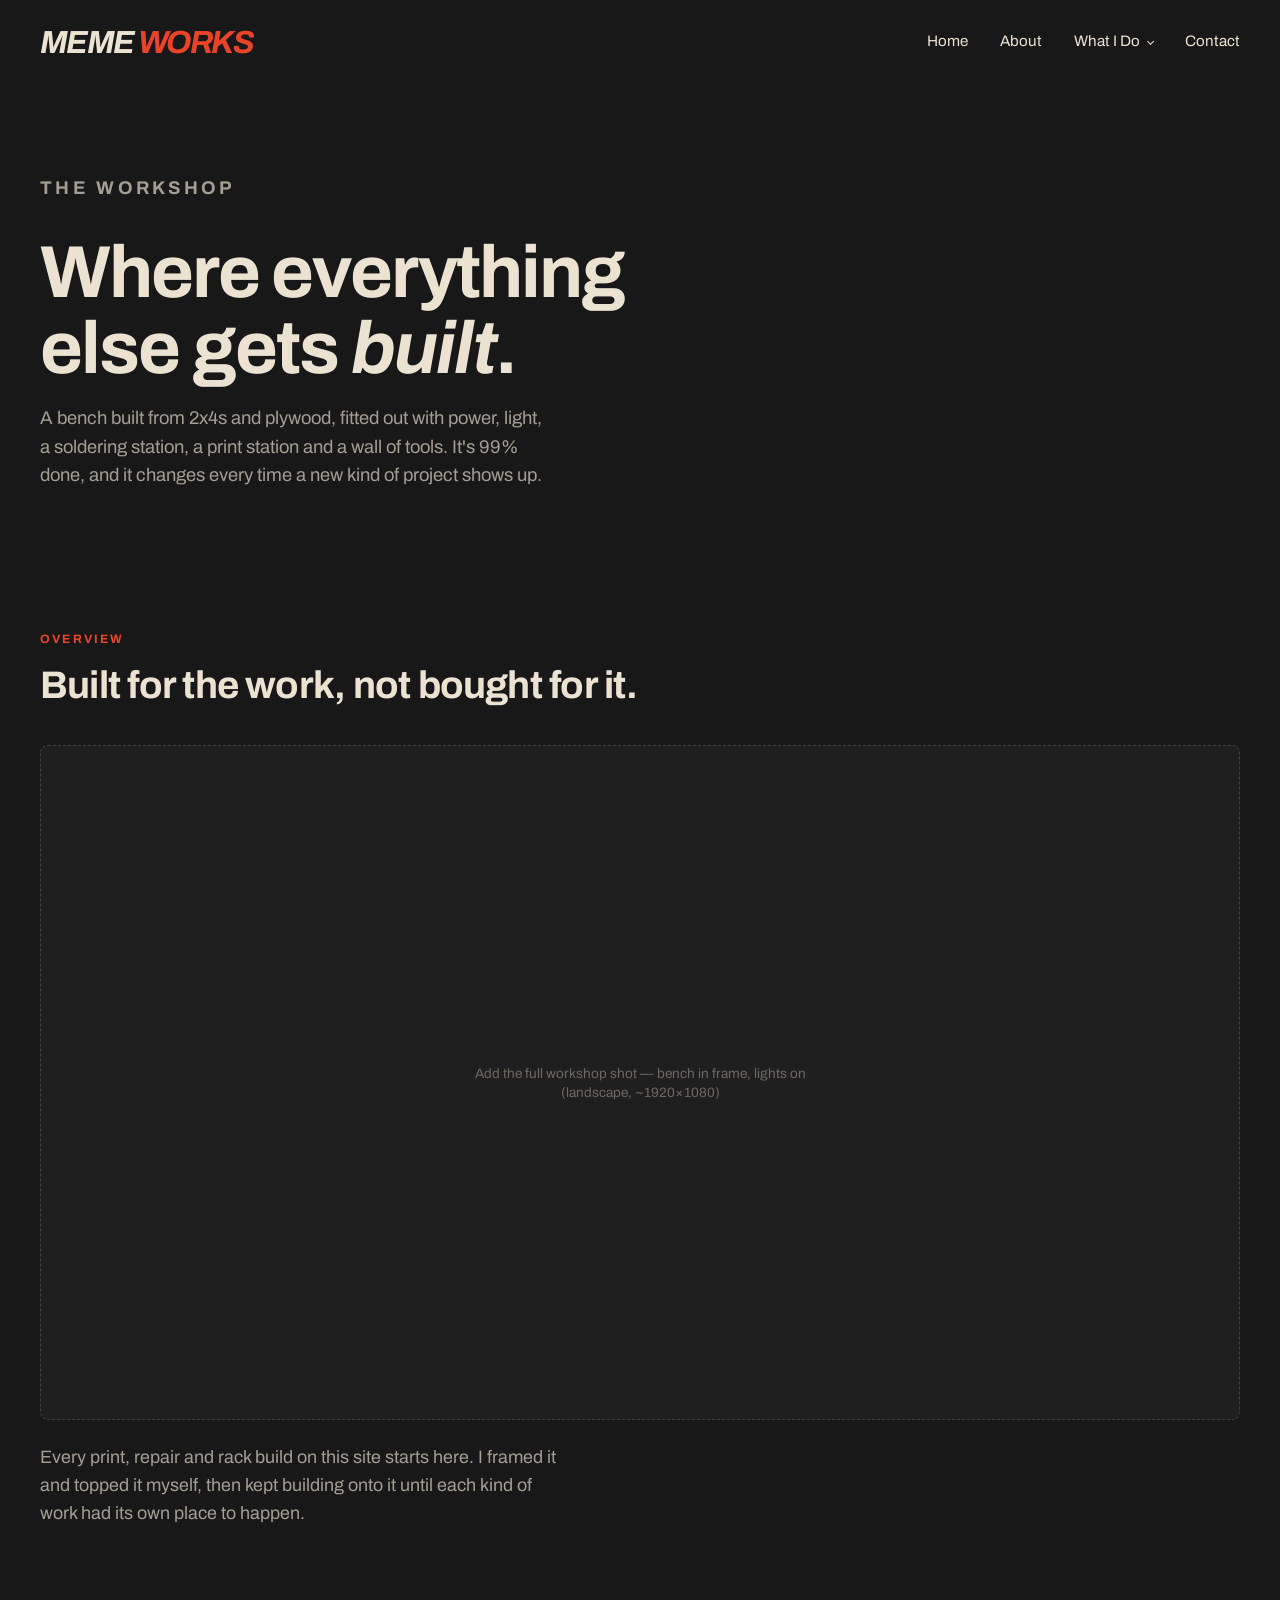
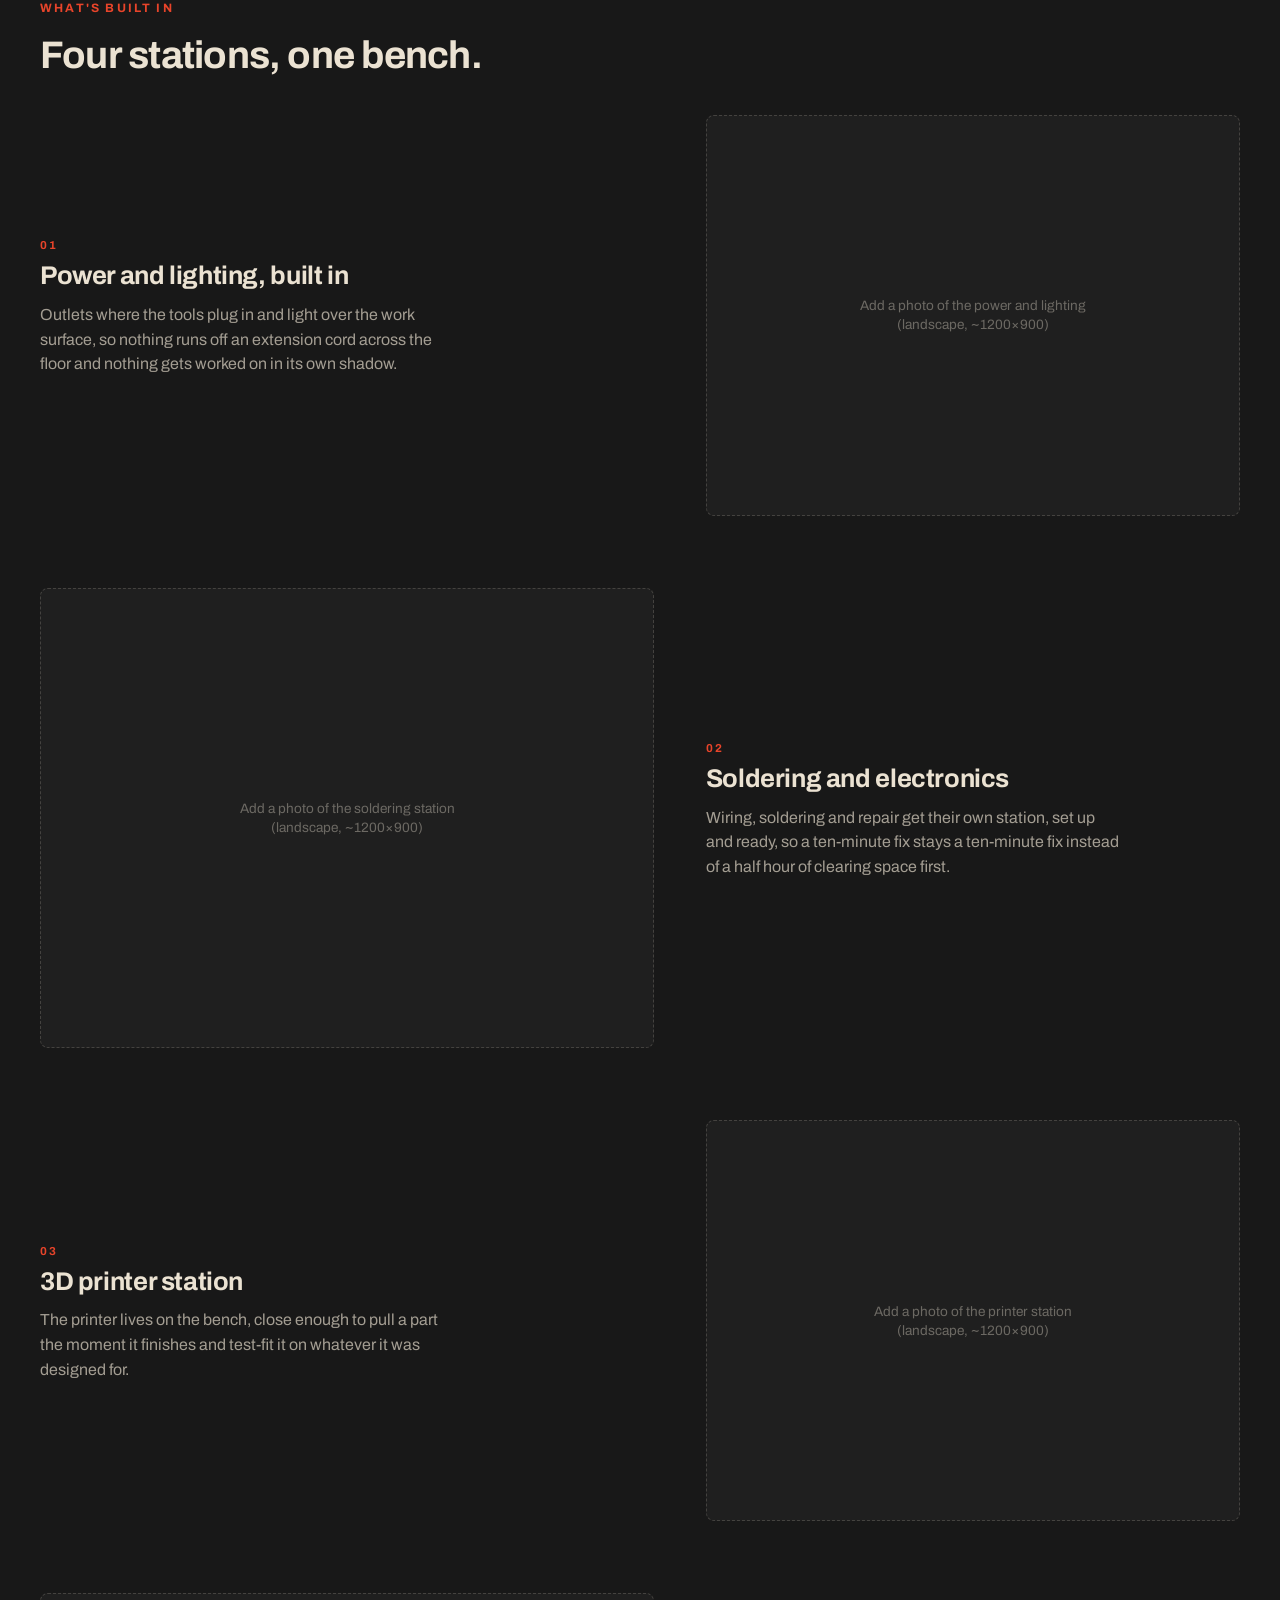
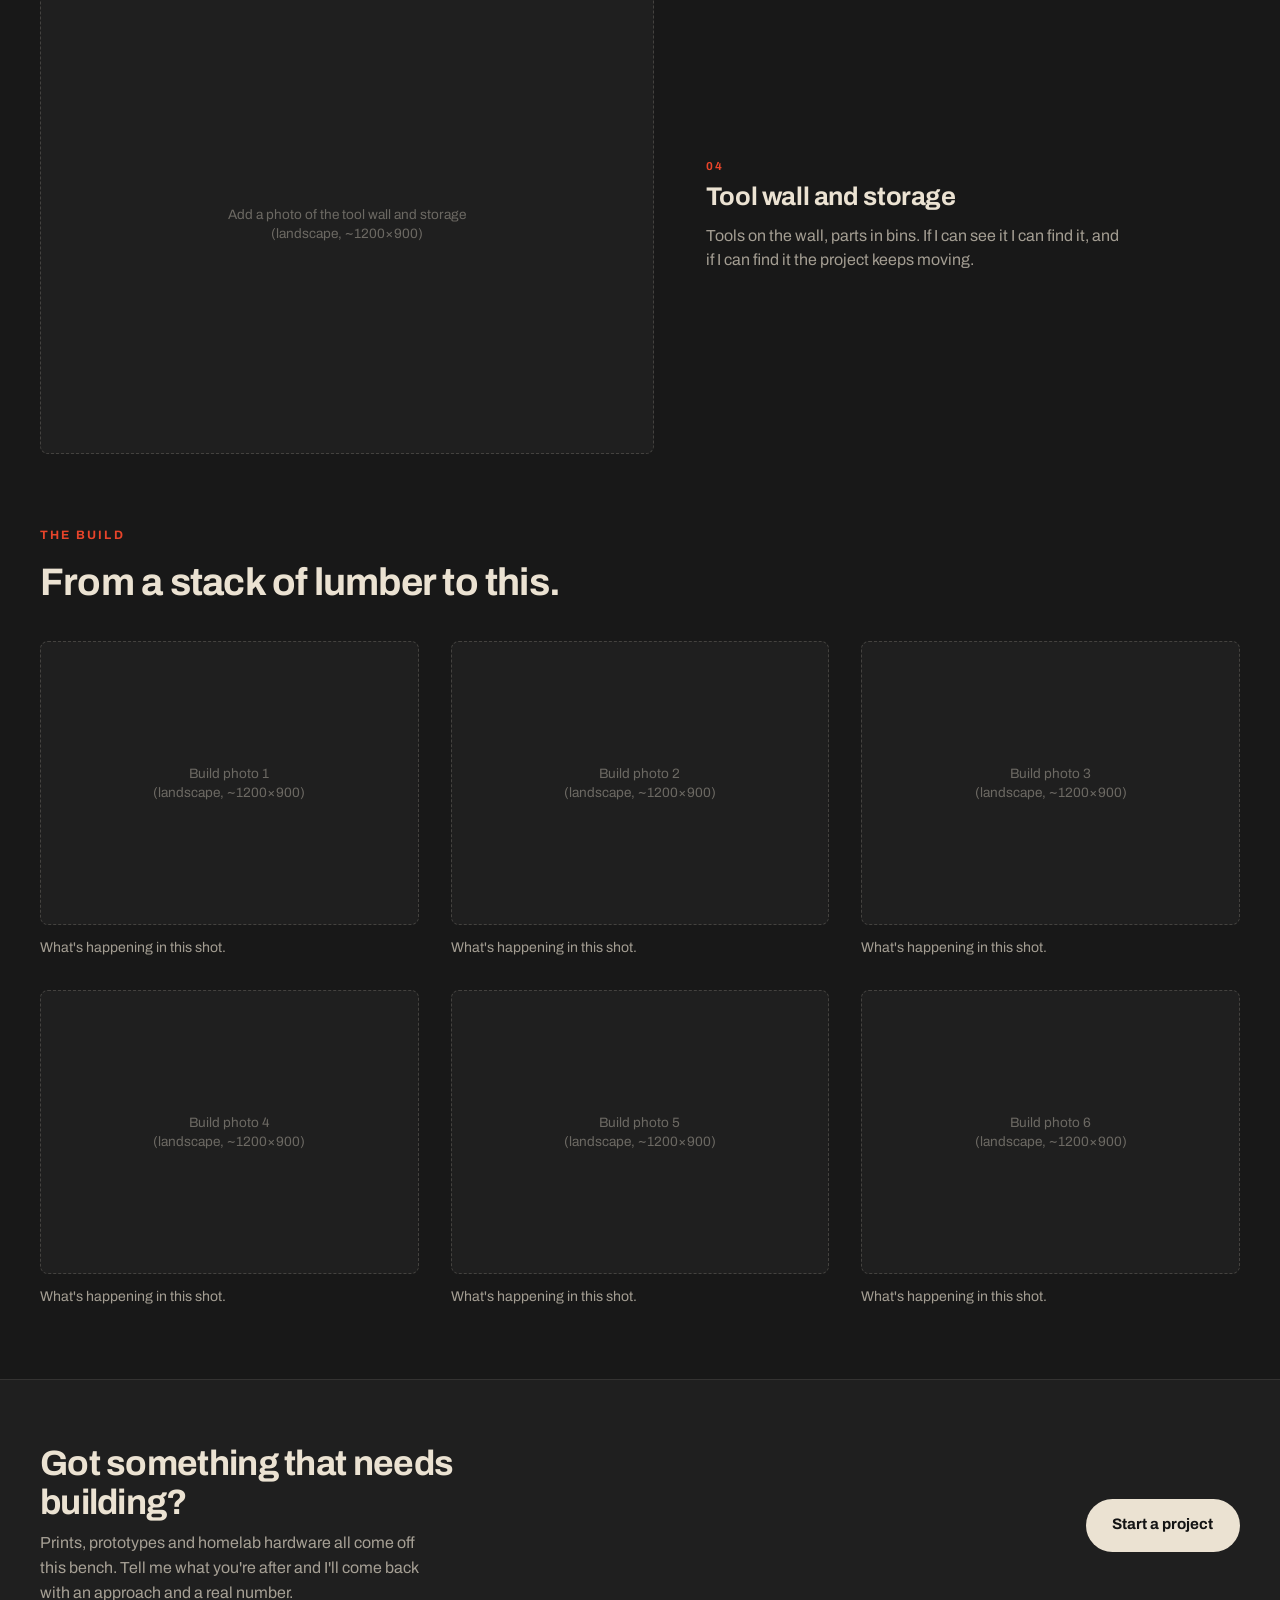
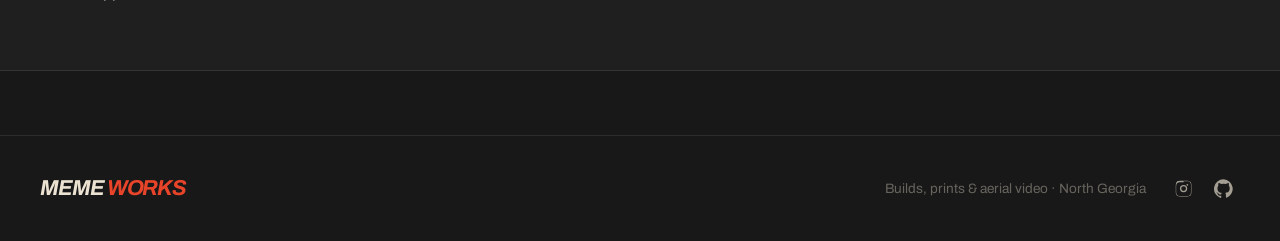
<file: workshop.html>
<!DOCTYPE html>
<html lang="en">
<head>
  <meta charset="UTF-8">
  <meta name="viewport" content="width=device-width, initial-scale=1.0">
  <title>The Workshop — Meme Works</title>
  <meta name="description" content="The Meme Works workshop in North Georgia: a bench built from 2x4s and plywood, with built-in power and lighting, a soldering station, a 3D printer station and a tool wall.">
  <link rel="canonical" href="https://memefpv.net/workshop.html">
  <meta name="theme-color" content="#181818">

  <!-- Open Graph / social sharing -->
  <meta property="og:type" content="website">
  <meta property="og:site_name" content="Meme Works">
  <meta property="og:title" content="The Workshop — Meme Works">
  <meta property="og:description" content="The Meme Works workshop in North Georgia: a bench built from 2x4s and plywood, with built-in power and lighting, a soldering station, a 3D printer station and a tool wall.">
  <meta property="og:url" content="https://memefpv.net/workshop.html">
  <meta property="og:image" content="https://memefpv.net/assets/og-default.jpg">
  <meta name="twitter:card" content="summary_large_image">

  <!-- Archivo from Google Fonts -->
  <link rel="preconnect" href="https://fonts.googleapis.com">
  <link rel="preconnect" href="https://fonts.gstatic.com" crossorigin>
  <link href="https://fonts.googleapis.com/css2?family=Archivo:ital,wght@0,400;0,700;1,400;1,700&display=swap" rel="stylesheet">

  <link rel="stylesheet" href="style.css">
  <link rel="icon" href="assets/favicon.svg" type="image/svg+xml">
  <link rel="apple-touch-icon" href="assets/apple-touch-icon.png">
</head>
<body>

  <a class="skip" href="#main">Skip to content</a>

  <header class="site-header">
    <a class="logo" href="index.html" aria-label="Meme Works — home">
      <span class="wordmark">MEME <span class="works">WORKS</span></span>
    </a>
    <button class="nav-toggle" id="nav-toggle" aria-expanded="false" aria-controls="site-nav" aria-label="Menu">
      <svg class="icon-open" viewBox="0 0 24 24" aria-hidden="true"><path d="M3 6h18M3 12h18M3 18h18"/></svg>
      <svg class="icon-close" viewBox="0 0 24 24" aria-hidden="true"><path d="M5 5l14 14M19 5L5 19"/></svg>
    </button>
<nav class="nav" id="site-nav" aria-label="Primary">
      <a href="index.html">Home</a>
      <a href="about.html">About</a>
      <div class="nav-group">
        <a href="what-i-do.html">What I Do</a>
        <div class="nav-dropdown">
          <a href="drone-work.html">Drone Work</a>
          <a href="3d-prints.html">3D Printing</a>
          <a href="homelab.html">Homelab &amp; Code</a>
        </div>
      </div>
      <a href="contact.html">Contact</a>
    </nav>
  </header>

  <main id="main">
    <section class="hero">
      <p class="eyebrow">The workshop</p>
      <h1>Where everything else gets <em>built</em>.</h1>
      <p>A bench built from 2x4s and plywood, fitted out with power, light, a soldering station, a print station and a wall of tools. It's 99% done, and it changes every time a new kind of project shows up.</p>
    </section>

    <section class="section">
      <div class="section-head">
        <p class="eyebrow">Overview</p>
        <h2>Built for the work, not bought for it.</h2>
      </div>
      <div class="placeholder" style="aspect-ratio: 16 / 9;">Add the full workshop shot — bench in frame, lights on<br>(landscape, ~1920&times;1080)</div>
      <p class="lead overview-copy">Every print, repair and rack build on this site starts here. I framed it and topped it myself, then kept building onto it until each kind of work had its own place to happen.</p>
    </section>

    <section class="section">
      <div class="section-head">
        <p class="eyebrow">What's built in</p>
        <h2>Four stations, one bench.</h2>
      </div>

      <div class="features">
        <div class="row-2col">
          <div class="feature">
            <span class="feature-num">01</span>
            <h3>Power and lighting, built in</h3>
            <p>Outlets where the tools plug in and light over the work surface, so nothing runs off an extension cord across the floor and nothing gets worked on in its own shadow.</p>
          </div>
          <div class="row-2col__media">
            <div class="placeholder" style="aspect-ratio: 4 / 3;">Add a photo of the power and lighting<br>(landscape, ~1200&times;900)</div>
          </div>
        </div>

        <div class="row-2col reverse">
          <div class="feature">
            <span class="feature-num">02</span>
            <h3>Soldering and electronics</h3>
            <p>Wiring, soldering and repair get their own station, set up and ready, so a ten-minute fix stays a ten-minute fix instead of a half hour of clearing space first.</p>
          </div>
          <div class="row-2col__media">
            <div class="placeholder" style="aspect-ratio: 4 / 3;">Add a photo of the soldering station<br>(landscape, ~1200&times;900)</div>
          </div>
        </div>

        <div class="row-2col">
          <div class="feature">
            <span class="feature-num">03</span>
            <h3>3D printer station</h3>
            <p>The printer lives on the bench, close enough to pull a part the moment it finishes and test-fit it on whatever it was designed for.</p>
          </div>
          <div class="row-2col__media">
            <div class="placeholder" style="aspect-ratio: 4 / 3;">Add a photo of the printer station<br>(landscape, ~1200&times;900)</div>
          </div>
        </div>

        <div class="row-2col reverse">
          <div class="feature">
            <span class="feature-num">04</span>
            <h3>Tool wall and storage</h3>
            <p>Tools on the wall, parts in bins. If I can see it I can find it, and if I can find it the project keeps moving.</p>
          </div>
          <div class="row-2col__media">
            <div class="placeholder" style="aspect-ratio: 4 / 3;">Add a photo of the tool wall and storage<br>(landscape, ~1200&times;900)</div>
          </div>
        </div>
      </div>
    </section>

    <section class="section">
      <div class="section-head">
        <p class="eyebrow">The build</p>
        <h2>From a stack of lumber to this.</h2>
      </div>
      <div class="gallery grid-3">
        <figure>
          <div class="placeholder">Build photo 1<br>(landscape, ~1200&times;900)</div>
          <figcaption>What's happening in this shot.</figcaption>
        </figure>
        <figure>
          <div class="placeholder">Build photo 2<br>(landscape, ~1200&times;900)</div>
          <figcaption>What's happening in this shot.</figcaption>
        </figure>
        <figure>
          <div class="placeholder">Build photo 3<br>(landscape, ~1200&times;900)</div>
          <figcaption>What's happening in this shot.</figcaption>
        </figure>
        <figure>
          <div class="placeholder">Build photo 4<br>(landscape, ~1200&times;900)</div>
          <figcaption>What's happening in this shot.</figcaption>
        </figure>
        <figure>
          <div class="placeholder">Build photo 5<br>(landscape, ~1200&times;900)</div>
          <figcaption>What's happening in this shot.</figcaption>
        </figure>
        <figure>
          <div class="placeholder">Build photo 6<br>(landscape, ~1200&times;900)</div>
          <figcaption>What's happening in this shot.</figcaption>
        </figure>
      </div>
    </section>

  <section class="cta-band">
    <div class="inner">
      <div>
        <h2>Got something that needs building?</h2>
        <p>Prints, prototypes and homelab hardware all come off this bench. Tell me what you're after and I'll come back with an approach and a real number.</p>
      </div>
      <a class="btn" href="contact.html">Start a project</a>
    </div>
  </section>
  </main>

  <footer class="site-footer">
    <a class="logo" href="index.html" aria-label="Meme Works — home">
      <span class="wordmark">MEME <span class="works">WORKS</span></span>
    </a>
    <div class="footer-right">
      <span class="footer-meta">Builds, prints &amp; aerial video · North Georgia</span>
      <div class="social">
        <a href="https://www.instagram.com/memefpv/" target="_blank" rel="noopener" aria-label="MemeFPV on Instagram"><svg viewBox="0 0 24 24" aria-hidden="true"><path d="M12 2.2c3.2 0 3.6 0 4.85.07 1.17.05 1.8.25 2.23.41.56.22.96.48 1.38.9.42.42.68.82.9 1.38.16.42.36 1.06.41 2.23.06 1.25.07 1.65.07 4.85s0 3.6-.07 4.85c-.05 1.17-.25 1.8-.41 2.23a3.7 3.7 0 0 1-.9 1.38 3.7 3.7 0 0 1-1.38.9c-.42.16-1.06.36-2.23.41-1.25.06-1.65.07-4.85.07s-3.6 0-4.85-.07c-1.17-.05-1.8-.25-2.23-.41a3.7 3.7 0 0 1-1.38-.9 3.7 3.7 0 0 1-.9-1.38c-.16-.42-.36-1.06-.41-2.23C2.2 15.6 2.2 15.2 2.2 12s0-3.6.07-4.85c.05-1.17.25-1.8.41-2.23a3.7 3.7 0 0 1 .9-1.38 3.7 3.7 0 0 1 1.38-.9c.42-.16 1.06-.36 2.23-.41C8.4 2.2 8.8 2.2 12 2.2zm0 1.95c-3.13 0-3.51 0-4.74.07-1.06.05-1.64.22-2.02.37-.51.2-.87.43-1.25.81-.38.38-.61.74-.81 1.25-.15.38-.32.96-.37 2.02C2.74 8.49 2.7 8.87 2.7 12s.04 3.51.11 4.74c.05 1.06.22 1.64.37 2.02.2.51.43.87.81 1.25.38.38.74.61 1.25.81.38.15.96.32 2.02.37 1.23.07 1.61.07 4.74.07s3.51 0 4.74-.07c1.06-.05 1.64-.22 2.02-.37.51-.2.87-.43 1.25-.81.38-.38.61-.74.81-1.25.15-.38.32-.96.37-2.02.07-1.23.07-1.61.07-4.74s0-3.51-.07-4.74c-.05-1.06-.22-1.64-.37-2.02a3.32 3.32 0 0 0-.81-1.25 3.32 3.32 0 0 0-1.25-.81c-.38-.15-.96-.32-2.02-.37-1.23-.07-1.61-.07-4.74-.07zm0 3.32a4.53 4.53 0 1 1 0 9.06 4.53 4.53 0 0 1 0-9.06zm0 7.48a2.95 2.95 0 1 0 0-5.9 2.95 2.95 0 0 0 0 5.9zm5.77-7.66a1.06 1.06 0 1 1-2.12 0 1.06 1.06 0 0 1 2.12 0z"/></svg></a>
        <a href="https://github.com/miikememe" target="_blank" rel="noopener" aria-label="Mike on GitHub"><svg viewBox="0 0 24 24" aria-hidden="true"><path d="M12 .3a12 12 0 0 0-3.8 23.38c.6.12.83-.26.83-.57L9 20.86c-3.34.72-4.04-1.61-4.04-1.61-.55-1.39-1.34-1.76-1.34-1.76-1.08-.74.09-.73.09-.73 1.2.09 1.83 1.24 1.83 1.24 1.07 1.83 2.81 1.3 3.5 1 .1-.78.42-1.31.76-1.61-2.67-.3-5.47-1.33-5.47-5.93 0-1.31.47-2.38 1.24-3.22-.13-.3-.54-1.52.11-3.18 0 0 1-.32 3.3 1.23a11.5 11.5 0 0 1 6 0c2.28-1.55 3.29-1.23 3.29-1.23.66 1.66.24 2.88.12 3.18a4.65 4.65 0 0 1 1.23 3.22c0 4.61-2.8 5.63-5.48 5.92.43.37.81 1.1.81 2.22l-.01 3.29c0 .31.2.69.82.57A12 12 0 0 0 12 .3"/></svg></a>
      </div>
    </div>
  </footer>

  <script src="site.js" defer></script>
</body>
</html>
</file>
<file: style.css>
/* ==========================================================================
   memefpv.net — site styles
   Plain CSS, no build step. Edit the variables below to retheme the site.
   ========================================================================== */

:root {
  --bg:        #181818;   /* near-black page background */
  --bg-alt:    #1f1f1f;   /* slightly lighter strip background */
  --bg-card:   #202020;   /* card / dropdown surface */
  --text:      #ebe2d2;   /* warm off-white body text */
  --text-dim:  rgba(235, 226, 210, 0.66);
  --text-faint:rgba(235, 226, 210, 0.38);
  --rule:      rgba(235, 226, 210, 0.10);
  --accent:    #e8442a;   /* MemeFPV red — used sparingly */
  --max:       1280px;    /* page max-width */
  --pad:       clamp(1rem, 4vw, 2.5rem);
}

/* Modern reset */
*, *::before, *::after { box-sizing: border-box; }
html, body { margin: 0; padding: 0; }
html { color-scheme: dark; scroll-behavior: smooth; }
body {
  background: var(--bg);
  color: var(--text);
  font-family: 'Archivo', system-ui, -apple-system, sans-serif;
  font-weight: 400;
  line-height: 1.55;
  -webkit-font-smoothing: antialiased;
  overflow-x: hidden;
}
img, svg, video { display: block; max-width: 100%; height: auto; }
a { color: inherit; text-decoration: none; }

/* Visible keyboard focus everywhere */
:focus-visible { outline: 2px solid var(--accent); outline-offset: 3px; border-radius: 3px; }

/* Skip link */
.skip {
  position: absolute; left: -9999px; top: 0; z-index: 999;
  background: var(--accent); color: #fff; padding: 0.75rem 1.25rem; border-radius: 0 0 8px 0;
}
.skip:focus { left: 0; }

/* ==========================================================================
   Logo — two lockups
   · MEME WORKS  — every page (plain text, no propeller)
   · MEMEFPV     — Drone Work only, with the spinning propeller over the V.
                   That page's <body> carries class="page-fpv" so the header
                   gets extra top padding for the propeller's overhang.
   ========================================================================== */
.logo {
  display: inline-flex;
  align-items: center;
  color: var(--text);
  line-height: 1;
  flex: none;
}
.logo .wordmark {
  font-weight: 700;
  font-style: italic;
  font-size: 2rem;
  letter-spacing: -0.05em;
  line-height: 1;
  white-space: nowrap;
}
.logo .wordmark .fpv,
.logo .wordmark .works { color: var(--accent); }
.logo .prop {
  width: 1.72em;              /* sized against the wordmark font-size */
  font-size: 2rem;
  margin-left: -0.88em;       /* pulls the propeller over the V */
  margin-top: -0.62em;
  flex: none;
}
.site-footer .logo .wordmark,
.site-footer .logo .prop { font-size: 1.35rem; }

/* ==========================================================================
   Header + navigation
   ========================================================================== */
.site-header {
  display: flex; align-items: center; justify-content: space-between;
  gap: 2rem;
  padding: 1.35rem var(--pad);
  min-height: 5.4rem;   /* same height on every page; also clears the propeller's overhang */
  max-width: var(--max);
  margin: 0 auto;
  position: relative;
  z-index: 50;
}
.nav-toggle {
  display: none;
  background: none; border: 0; padding: 0.5rem; margin: -0.5rem;
  color: var(--text); cursor: pointer;
}
.nav-toggle svg { width: 1.6rem; height: 1.6rem; stroke: currentColor; fill: none; stroke-width: 2; stroke-linecap: round; }
.nav-toggle .icon-close { display: none; }
.nav-toggle[aria-expanded="true"] .icon-open { display: none; }
.nav-toggle[aria-expanded="true"] .icon-close { display: block; }

.nav { display: flex; gap: clamp(1rem, 2.5vw, 2rem); align-items: center; }
.nav a {
  font-size: 0.95rem;
  padding-block: 0.25rem;
  border-bottom: 2px solid transparent;
  transition: border-color 0.2s ease, color 0.2s ease;
  white-space: nowrap;
}
.nav a:hover { border-bottom-color: var(--accent); }
.nav a[aria-current="page"] { border-bottom-color: var(--text); }

/* "What I Do" dropdown */
.nav-group { position: relative; display: flex; align-items: center; }
.nav-group > a::after {
  content: '';
  display: inline-block;
  width: 0.34em; height: 0.34em;
  margin-left: 0.5em; margin-bottom: 0.15em;
  border-right: 1.5px solid currentColor;
  border-bottom: 1.5px solid currentColor;
  transform: rotate(45deg);
  transition: transform 0.2s ease;
  vertical-align: middle;
}
.nav-group:hover > a::after,
.nav-group:focus-within > a::after { transform: rotate(-135deg); }

/* invisible bridge so the hover doesn't break across the gap */
.nav-group::after {
  content: ''; position: absolute; top: 100%; left: 0; right: 0; height: 0.6rem;
}

.nav-dropdown {
  display: none;
  flex-direction: column;
  position: absolute;
  top: calc(100% + 0.6rem);
  left: 50%;
  transform: translateX(-50%);
  background: var(--bg-card);
  border: 1px solid var(--rule);
  border-radius: 12px;
  padding: 0.35rem 0;
  min-width: 165px;
  z-index: 100;
  box-shadow: 0 16px 40px rgba(0,0,0,0.55);
}
.nav-group:hover .nav-dropdown,
.nav-group:focus-within .nav-dropdown { display: flex; animation: dropdown-in 0.15s ease both; }
@keyframes dropdown-in {
  from { opacity: 0; transform: translateX(-50%) translateY(-5px); }
  to   { opacity: 1; transform: translateX(-50%) translateY(0); }
}
.nav-dropdown a {
  padding: 0.55rem 1.1rem;
  border-bottom: none;
  font-size: 0.9rem;
  transition: background 0.12s ease;
}
.nav-dropdown a:hover { background: rgba(235,226,210,0.07); border-bottom: none; }
.nav-dropdown a[aria-current="page"] { border-bottom: none; color: var(--accent); }

/* --- Mobile navigation --------------------------------------------------- */
@media (max-width: 820px) {
  .nav-toggle { display: block; }
  .nav {
    display: none;
    position: absolute;
    top: 100%; left: 0; right: 0;
    flex-direction: column;
    align-items: stretch;
    gap: 0;
    background: var(--bg-card);
    border-block: 1px solid var(--rule);
    padding: 0.5rem var(--pad) 1.25rem;
  }
  .nav.is-open { display: flex; }
  .nav > a, .nav-group > a {
    padding: 0.85rem 0;
    border-bottom: 1px solid var(--rule);
    font-size: 1.05rem;
  }
  .nav > a:hover, .nav-group > a:hover { border-bottom-color: var(--rule); }
  .nav > a[aria-current="page"] { border-bottom-color: var(--rule); color: var(--accent); }
  .nav-group { flex-direction: column; align-items: stretch; }
  .nav-group > a::after { display: none; }
  .nav-group::after { display: none; }
  .nav-dropdown {
    display: flex; position: static; transform: none; animation: none;
    background: none; border: none; box-shadow: none;
    min-width: 0; padding: 0.25rem 0 0.5rem 1rem;
  }
  .nav-dropdown a { padding: 0.6rem 0; font-size: 0.98rem; }
  .nav > a:last-child { border-bottom: 0; }
}

/* ==========================================================================
   Hero
   ========================================================================== */
.hero {
  padding: clamp(2.75rem, 8vw, 5.5rem) var(--pad) clamp(1.5rem, 3vw, 2.25rem);
  max-width: var(--max);
  margin: 0 auto;
}
.hero h1 {
  font-weight: 700;
  font-size: clamp(2.1rem, 6.2vw, 4.6rem);
  line-height: 1.03;
  letter-spacing: -0.025em;
  margin: 0 0 1.1rem;
  overflow-wrap: break-word;
  max-width: 15ch;
}
.hero h1 em { font-style: italic; font-weight: 700; }   /* selective italic connector */
.hero p { font-size: 1.15rem; max-width: 46ch; color: var(--text-dim); margin: 0 0 2rem; }

/* Video hero variant */
.hero--video {
  position: relative;
  overflow: hidden;
  min-height: min(84vh, 720px);
  max-width: 100%;
  display: flex;
  align-items: center;
  padding-inline: var(--pad);
}
.hero-media { position: absolute; inset: 0; pointer-events: none; z-index: 0; }
.hero-media video, .hero-media img {
  position: absolute; inset: 0;
  width: 100%; height: 100%; object-fit: cover;
}
.hero-media::after {
  content: '';
  position: absolute; inset: 0; z-index: 1;
  background:
    linear-gradient(to right, rgba(24,24,24,0.95) 0%, rgba(24,24,24,0.82) 42%, rgba(24,24,24,0.62) 100%),
    linear-gradient(to top, rgba(24,24,24,0.98) 0%, rgba(24,24,24,0.15) 60%);
}
.hero-content { position: relative; z-index: 2; max-width: var(--max); width: 100%; margin: 0 auto; }

/* Eyebrow label above headings */
.eyebrow {
  text-transform: uppercase;
  font-size: 0.76rem;
  font-weight: 700;
  letter-spacing: 0.18em;
  color: var(--accent);
  margin: 0 0 0.9rem;
}

/* ==========================================================================
   Buttons
   ========================================================================== */
.btn-row { display: flex; flex-wrap: wrap; gap: 0.75rem; align-items: center; }
.btn {
  display: inline-block;
  background: var(--text);
  color: #141414;
  padding: 0.85rem 1.6rem;
  border-radius: 999px;
  font-size: 0.95rem;
  font-weight: 700;
  border: 1px solid transparent;
  transition: transform 0.15s ease, background 0.15s ease, color 0.15s ease;
}
.btn:hover { transform: translateY(-2px); background: #fff; }
.btn--ghost {
  background: transparent;
  color: var(--text);
  border-color: rgba(235,226,210,0.28);
}
.btn--ghost:hover { background: rgba(235,226,210,0.08); color: var(--text); }

/* ==========================================================================
   Sections
   ========================================================================== */
.section {
  padding: clamp(2.5rem, 6vw, 4.5rem) var(--pad);
  max-width: var(--max);
  margin: 0 auto;
}
.section + .section { padding-top: 0; }

.section h2 {
  font-weight: 700;
  font-size: clamp(1.6rem, 3.6vw, 2.4rem);
  line-height: 1.1;
  letter-spacing: -0.02em;
  margin: 0 0 1rem;
}
.section h2 em { font-style: italic; font-weight: 700; }
.section p { max-width: 62ch; margin: 0 0 1rem; }
.section p.lead { font-size: 1.12rem; max-width: 52ch; color: var(--text-dim); }
.section > .section-head { margin-bottom: clamp(1.5rem, 3vw, 2.5rem); }

/* lowercase subheading — About-page brand pattern */
.subhead {
  text-transform: lowercase;
  font-weight: 400;
  font-size: 1rem;
  letter-spacing: 0.03em;
  color: var(--text-faint);
  margin: 0 0 0.4rem;
}

/* ==========================================================================
   Credentials strip
   ========================================================================== */
.creds {
  border-block: 1px solid var(--rule);
  background: var(--bg-alt);
}
.creds ul {
  list-style: none;
  display: flex; flex-wrap: wrap;
  gap: clamp(1.25rem, 5vw, 4rem);
  justify-content: center;
  margin: 0 auto; padding: 1.5rem var(--pad);
  max-width: var(--max);
}
.creds li {
  font-size: 0.82rem;
  font-weight: 700;
  letter-spacing: 0.16em;
  text-transform: uppercase;
  color: var(--text-dim);
  display: flex; align-items: center; gap: 0.6rem;
}
.creds li::before {
  content: ''; width: 6px; height: 6px; border-radius: 50%;
  background: var(--accent); flex: none;
}

/* ==========================================================================
   Layout helpers
   ========================================================================== */
.row-2col {
  display: grid;
  grid-template-columns: 1fr;
  gap: clamp(1.75rem, 4vw, 3.5rem);
  align-items: center;
}
@media (min-width: 820px) {
  .row-2col { grid-template-columns: 1.15fr 1fr; }
  .row-2col.reverse .row-2col__media { order: -1; }
}

.grid-4, .grid-3, .grid-2 { display: grid; gap: clamp(1.25rem, 3vw, 2rem); grid-template-columns: 1fr; }
@media (min-width: 620px) { .grid-4 { grid-template-columns: 1fr 1fr; } }
@media (min-width: 1040px) { .grid-4 { grid-template-columns: repeat(4, 1fr); } }
@media (min-width: 700px) { .grid-2 { grid-template-columns: 1fr 1fr; } }
@media (min-width: 900px) { .grid-3 { grid-template-columns: repeat(3, 1fr); } }

/* Tilted photo treatment — About */
.tilt {
  transform: rotate(6deg);
  border-radius: 8px;
  overflow: hidden;
  box-shadow: 0 24px 50px rgba(0,0,0,0.5);
  max-width: 420px;
}
.tilt.tilt-left { transform: rotate(-6deg); }

/* Squircle image mask — What I Do */
.squircle { border-radius: 28% / 22%; overflow: hidden; aspect-ratio: 1 / 1; }
.squircle img { width: 100%; height: 100%; object-fit: cover; }

/* Placeholder media box — replace these with real images/embeds */
.placeholder {
  background: var(--bg-alt);
  border: 1px dashed rgba(235,226,210,0.18);
  border-radius: 8px;
  aspect-ratio: 4 / 3;
  display: flex; flex-direction: column;
  align-items: center; justify-content: center; gap: 0.3rem;
  color: var(--text-faint);
  font-size: 0.85rem;
  line-height: 1.4;
  text-align: center;
  padding: 1rem;
}
.placeholder small { font-size: 0.78rem; opacity: 0.75; }

/* Cards */
.card h3 {
  font-weight: 700;
  font-size: 1.2rem;
  margin: 1rem 0 0.5rem;
  letter-spacing: -0.01em;
}
.card p { color: var(--text-dim); margin: 0; font-size: 0.95rem; max-width: none; }
.card-link { display: block; transition: transform 0.2s ease; }
.card-link:hover { transform: translateY(-4px); }
.card-link:hover h3 { color: var(--accent); }

/* Numbered service cards */
.card .card-num {
  font-size: 0.72rem; font-weight: 700; letter-spacing: 0.2em;
  color: var(--accent); display: block; margin: 1.15rem 0 0.15rem;
}
.card .card-num + h3 { margin-top: 0.15rem; }

/* Video embeds — 16:9 frame for YouTube */
.video-card .placeholder { aspect-ratio: 16 / 9; }
.embed {
  position: relative; aspect-ratio: 16 / 9;
  border-radius: 8px; overflow: hidden; background: #000;
}
.embed iframe { position: absolute; inset: 0; width: 100%; height: 100%; border: 0; }

/* Featured showreel — the one big embed at the top of Drone Work */
.embed--feature {
  border-radius: 12px;
  border: 1px solid var(--rule);
  box-shadow: 0 28px 60px rgba(0,0,0,0.55);
}
.section p.media-caption {
  color: var(--text-dim);
  font-size: 0.95rem;
  max-width: 62ch;
  margin: 1.15rem 0 0;
}

/* Service list — Homelab "what's running" */
.svc { display: grid; grid-template-columns: 1fr; border-top: 1px solid var(--rule); }
@media (min-width: 820px) {
  .svc { grid-template-columns: 1fr 1fr; column-gap: clamp(2rem, 4vw, 3.5rem); }
}
.svc > div { padding: 1.15rem 0; border-bottom: 1px solid var(--rule); }
.svc > div > h3 { font-size: 1.02rem; font-weight: 700; letter-spacing: -0.01em; margin: 0 0 0.35rem; }
.section .svc > div > p { margin: 0; font-size: 0.93rem; color: var(--text-dim); max-width: 46ch; }
.svc .swap {
  display: block; margin-top: 0.4rem;
  font-size: 0.76rem; letter-spacing: 0.06em; text-transform: uppercase;
  color: var(--accent); opacity: 0.85;
}

/* Network diagram — Homelab */
.diagram { margin: 0; }
.diagram-scroll { overflow-x: auto; -webkit-overflow-scrolling: touch; }
.diagram svg { display: block; width: 100%; min-width: 680px; height: auto; }
.diagram .d-t { font-size: 14px; font-weight: 700; fill: var(--text); letter-spacing: -0.01em; }
.diagram .d-s { font-size: 11.5px; fill: var(--text-dim); }
.diagram svg text { font-family: inherit; }
.section .diagram figcaption {
  margin: 1.1rem 0 0; font-size: 0.85rem; color: var(--text-faint); max-width: 62ch;
}
.diagram .swipe { display: none; }
@media (max-width: 720px) {
  .diagram .swipe { display: inline; color: var(--text-dim); }
  .diagram-scroll {
    -webkit-mask-image: linear-gradient(to right, #000 86%, transparent 100%);
            mask-image: linear-gradient(to right, #000 86%, transparent 100%);
  }
}

/* Feature rows — Workbench */
.features { display: grid; gap: clamp(2.5rem, 6vw, 4.5rem); }
.feature-num {
  display: block; font-size: 0.72rem; font-weight: 700; letter-spacing: 0.2em;
  color: var(--accent); margin: 0 0 0.4rem;
}
.feature h3 {
  font-weight: 700; font-size: clamp(1.25rem, 2.4vw, 1.6rem);
  letter-spacing: -0.015em; line-height: 1.15; margin: 0 0 0.75rem;
}
.section .feature p { color: var(--text-dim); max-width: 46ch; }

.section p.overview-copy { margin: 1.5rem 0 0; }

/* Build gallery — Workbench */
.gallery figure { margin: 0; }
.section .gallery figcaption { margin: 0.7rem 0 0; font-size: 0.88rem; color: var(--text-dim); }
@media (max-width: 899px) { .gallery { grid-template-columns: 1fr 1fr; } }

/* ==========================================================================
   Marquee strip
   ========================================================================== */
.marquee {
  overflow: hidden;
  border-block: 1px solid var(--rule);
  padding-block: 0.9rem;
  background: var(--bg-alt);
}
.marquee-track { display: flex; width: max-content; animation: marquee-scroll 55s linear infinite; }
.marquee-track span {
  font-weight: 700; font-style: italic;
  font-size: 0.9rem; letter-spacing: 0.14em;
  color: var(--text-faint);
  white-space: nowrap; margin-right: 2.5rem;
}
.marquee-track span.dot { color: var(--accent); }
@keyframes marquee-scroll { from { transform: translateX(0); } to { transform: translateX(-50%); } }

/* ==========================================================================
   Closing call-to-action band
   ========================================================================== */
.cta-band {
  background: var(--bg-alt);
  border-block: 1px solid var(--rule);
  margin-top: 0;
}
/* Full-bleed strips sit flush against each other */
.creds + .cta-band, .marquee + .cta-band, .creds + .creds { margin-top: 0; border-top: 0; }
.creds + .cta-band .inner { padding-top: clamp(2.5rem, 6vw, 4rem); }
.cta-band .inner {
  max-width: var(--max);
  margin: 0 auto;
  padding: clamp(2.5rem, 6vw, 4rem) var(--pad);
  display: flex; flex-wrap: wrap; gap: 1.5rem 2.5rem;
  align-items: center; justify-content: space-between;
}
.cta-band h2 {
  font-size: clamp(1.5rem, 3.2vw, 2.2rem);
  font-weight: 700; letter-spacing: -0.02em; line-height: 1.1;
  margin: 0; max-width: 20ch;
}
.cta-band p { color: var(--text-dim); margin: 0.6rem 0 0; max-width: 44ch; }

/* ==========================================================================
   Contact
   ========================================================================== */
.contact-grid { display: grid; gap: clamp(1.75rem, 4vw, 3.5rem); grid-template-columns: 1fr; }
@media (min-width: 820px) { .contact-grid { grid-template-columns: 1fr 1fr; } }
.contact-info p { margin: 0 0 0.6rem; }
.contact-info a { border-bottom: 1px solid rgba(235,226,210,0.28); }
.contact-info a:hover { border-bottom-color: var(--accent); color: var(--accent); }

/* ==========================================================================
   Footer
   ========================================================================== */
.site-footer {
  border-top: 1px solid var(--rule);
  padding: 2.25rem var(--pad);
  max-width: var(--max);
  margin: 4rem auto 0;
  display: flex; align-items: center; justify-content: space-between;
  gap: 1.5rem 2rem; flex-wrap: wrap;
}
.cta-band + .site-footer { margin-top: 0; }
.footer-right { display: flex; align-items: center; gap: 1.25rem; flex-wrap: wrap; }
.footer-meta { font-size: 0.85rem; color: var(--text-faint); }
.social { display: flex; align-items: center; gap: 0.4rem; }
.social a { display: inline-flex; padding: 0.45rem; border-radius: 8px; color: var(--text-dim); transition: color 0.15s ease, background 0.15s ease; }
.social a:hover { background: rgba(235,226,210,0.08); color: var(--text); }
.social svg { width: 1.2rem; height: 1.2rem; fill: currentColor; }

/* ==========================================================================
   404
   ========================================================================== */
.notfound { min-height: 52vh; display: grid; place-items: center; text-align: center; }
.notfound .big {
  font-size: clamp(4rem, 16vw, 9rem); font-weight: 700; font-style: italic;
  letter-spacing: -0.05em; line-height: 1; color: var(--accent); margin: 0;
}

/* ==========================================================================
   Motion preferences
   ========================================================================== */
@media (prefers-reduced-motion: reduce) {
  html { scroll-behavior: auto; }
  *, *::before, *::after {
    animation-duration: 0.001ms !important;
    animation-iteration-count: 1 !important;
    transition-duration: 0.001ms !important;
  }
}
</file>
